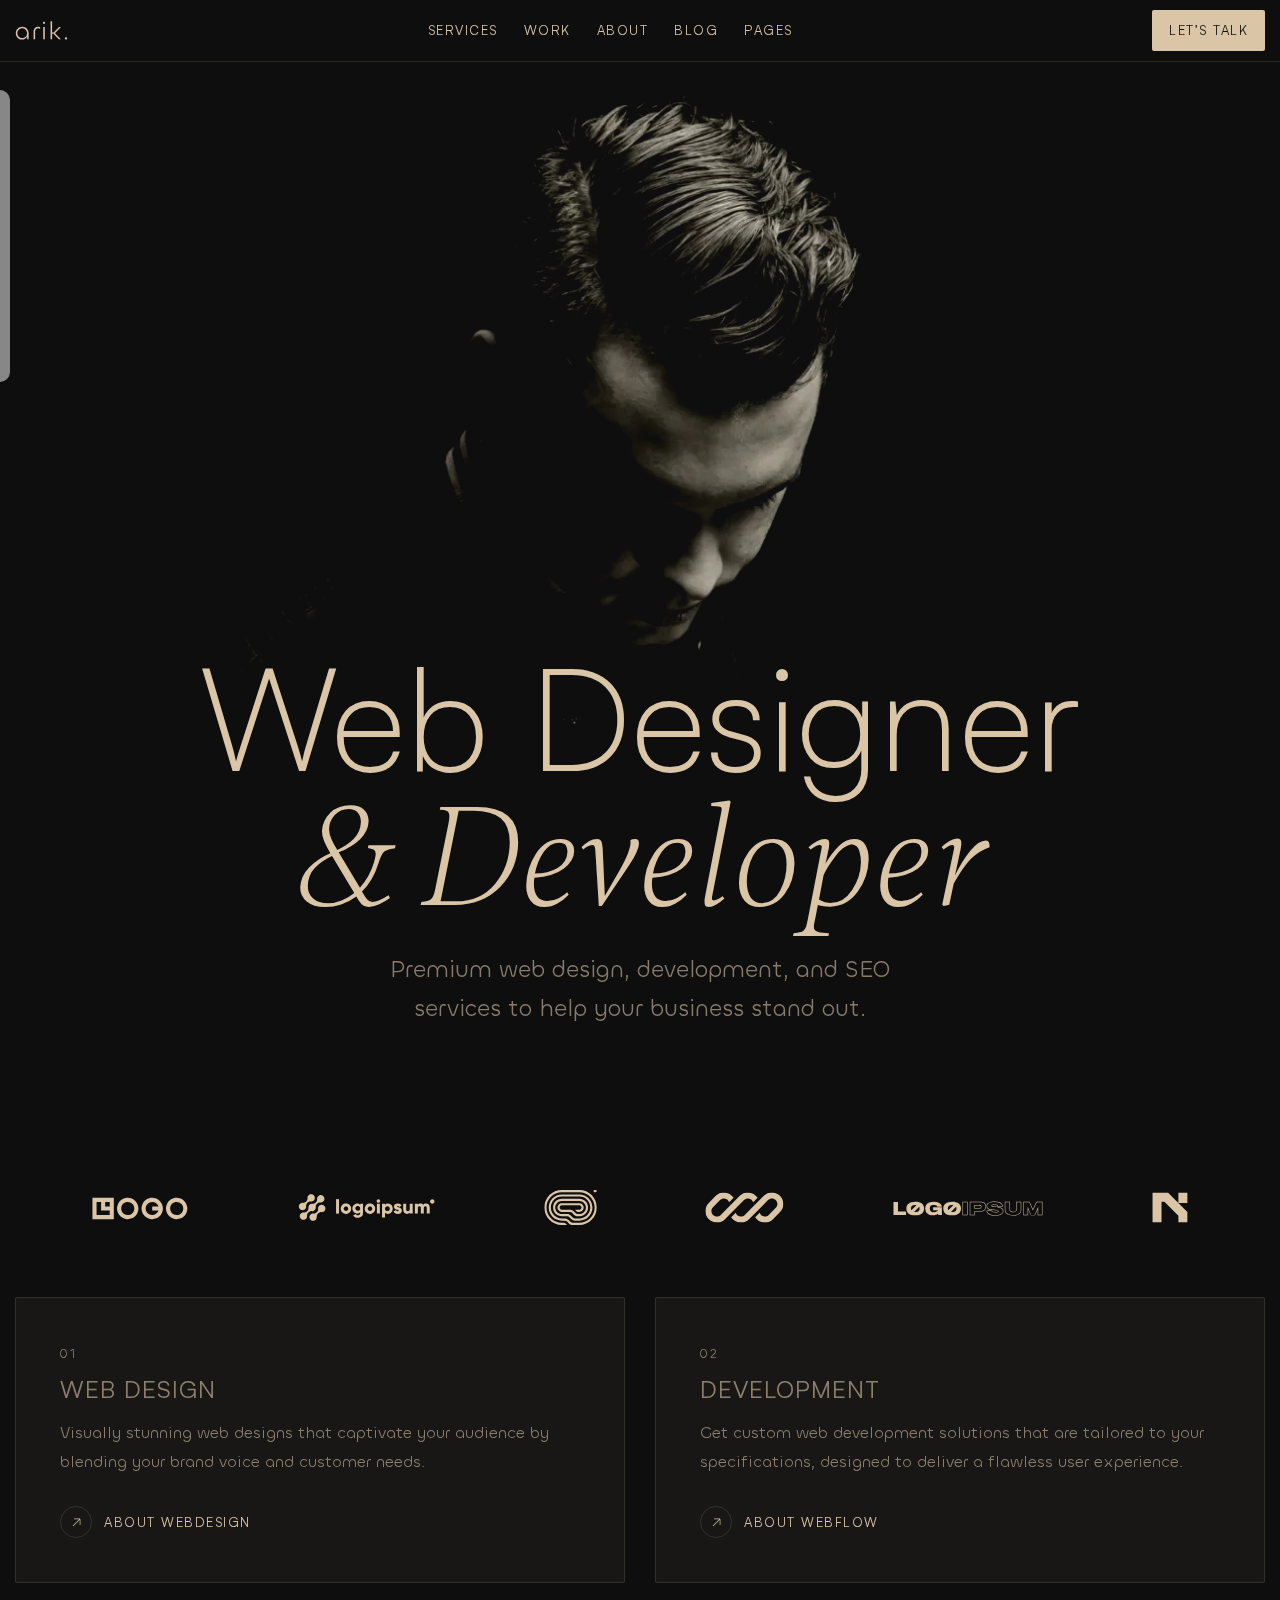
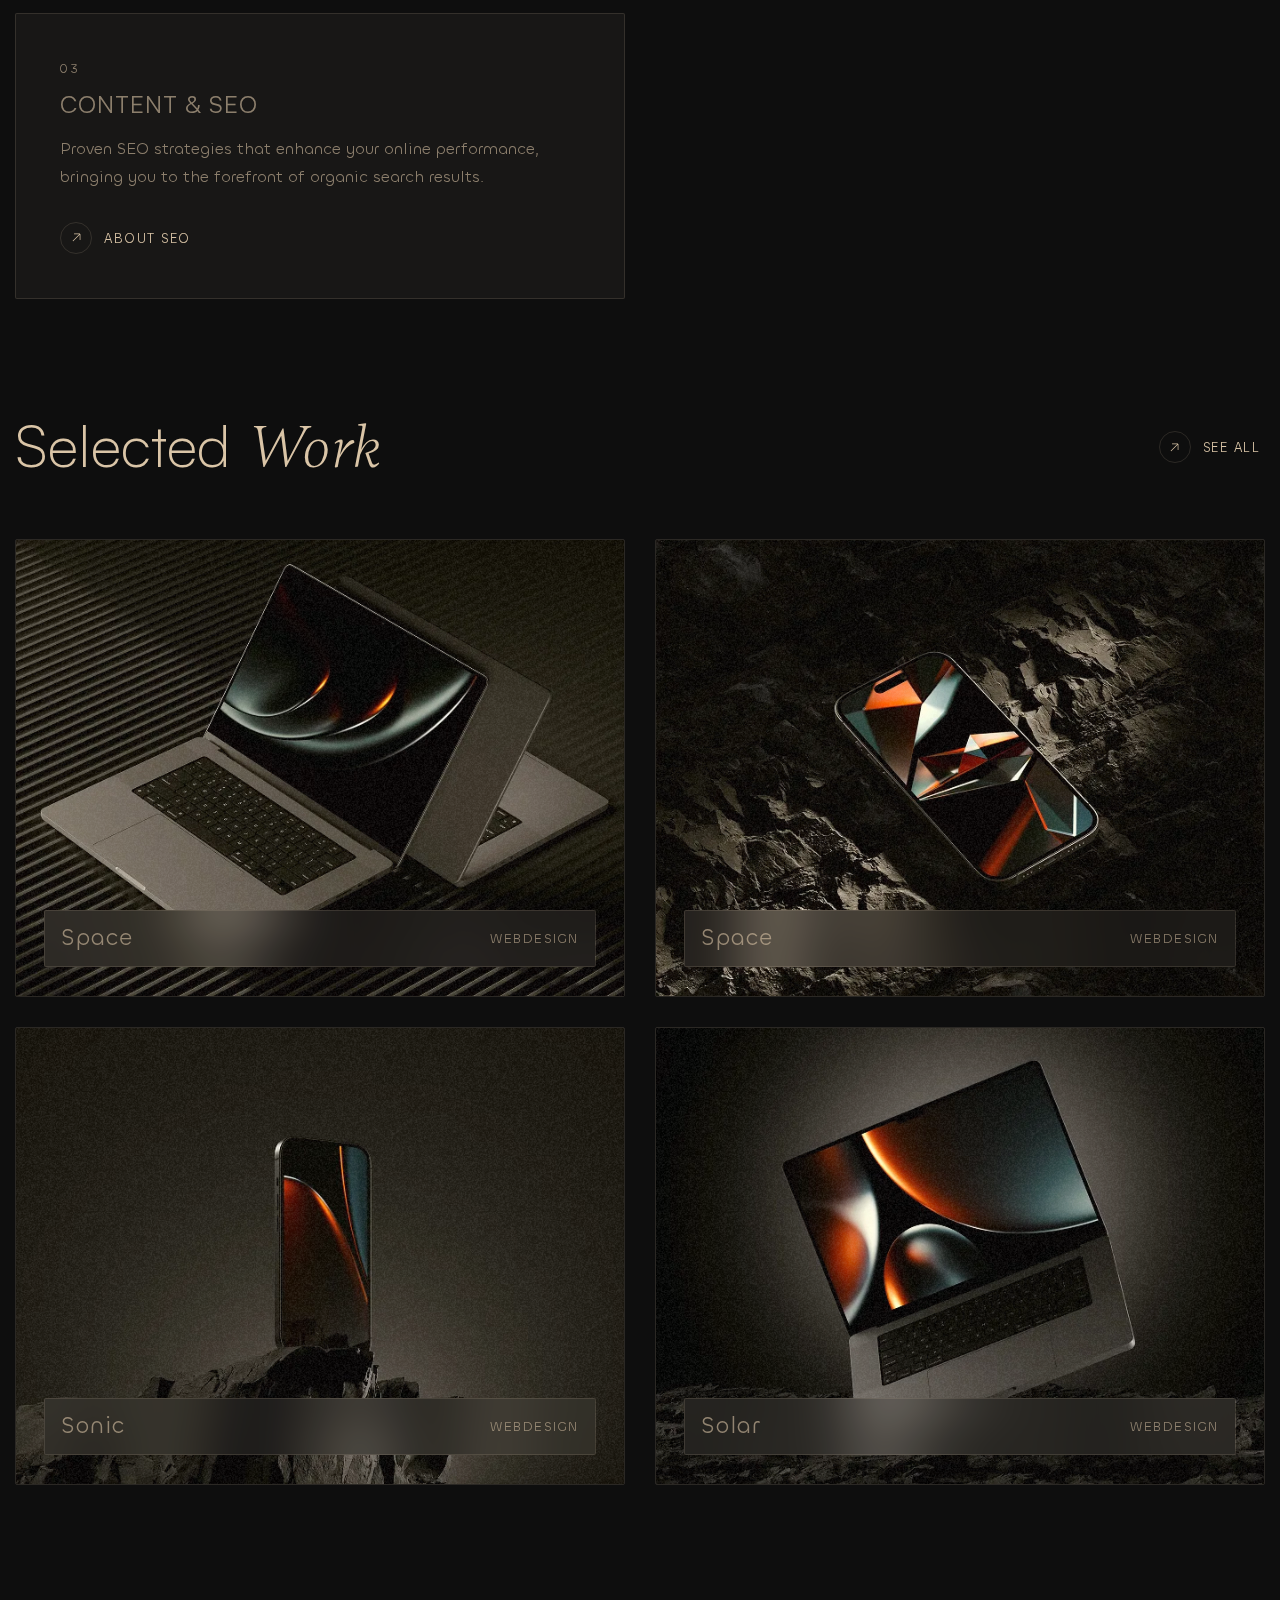
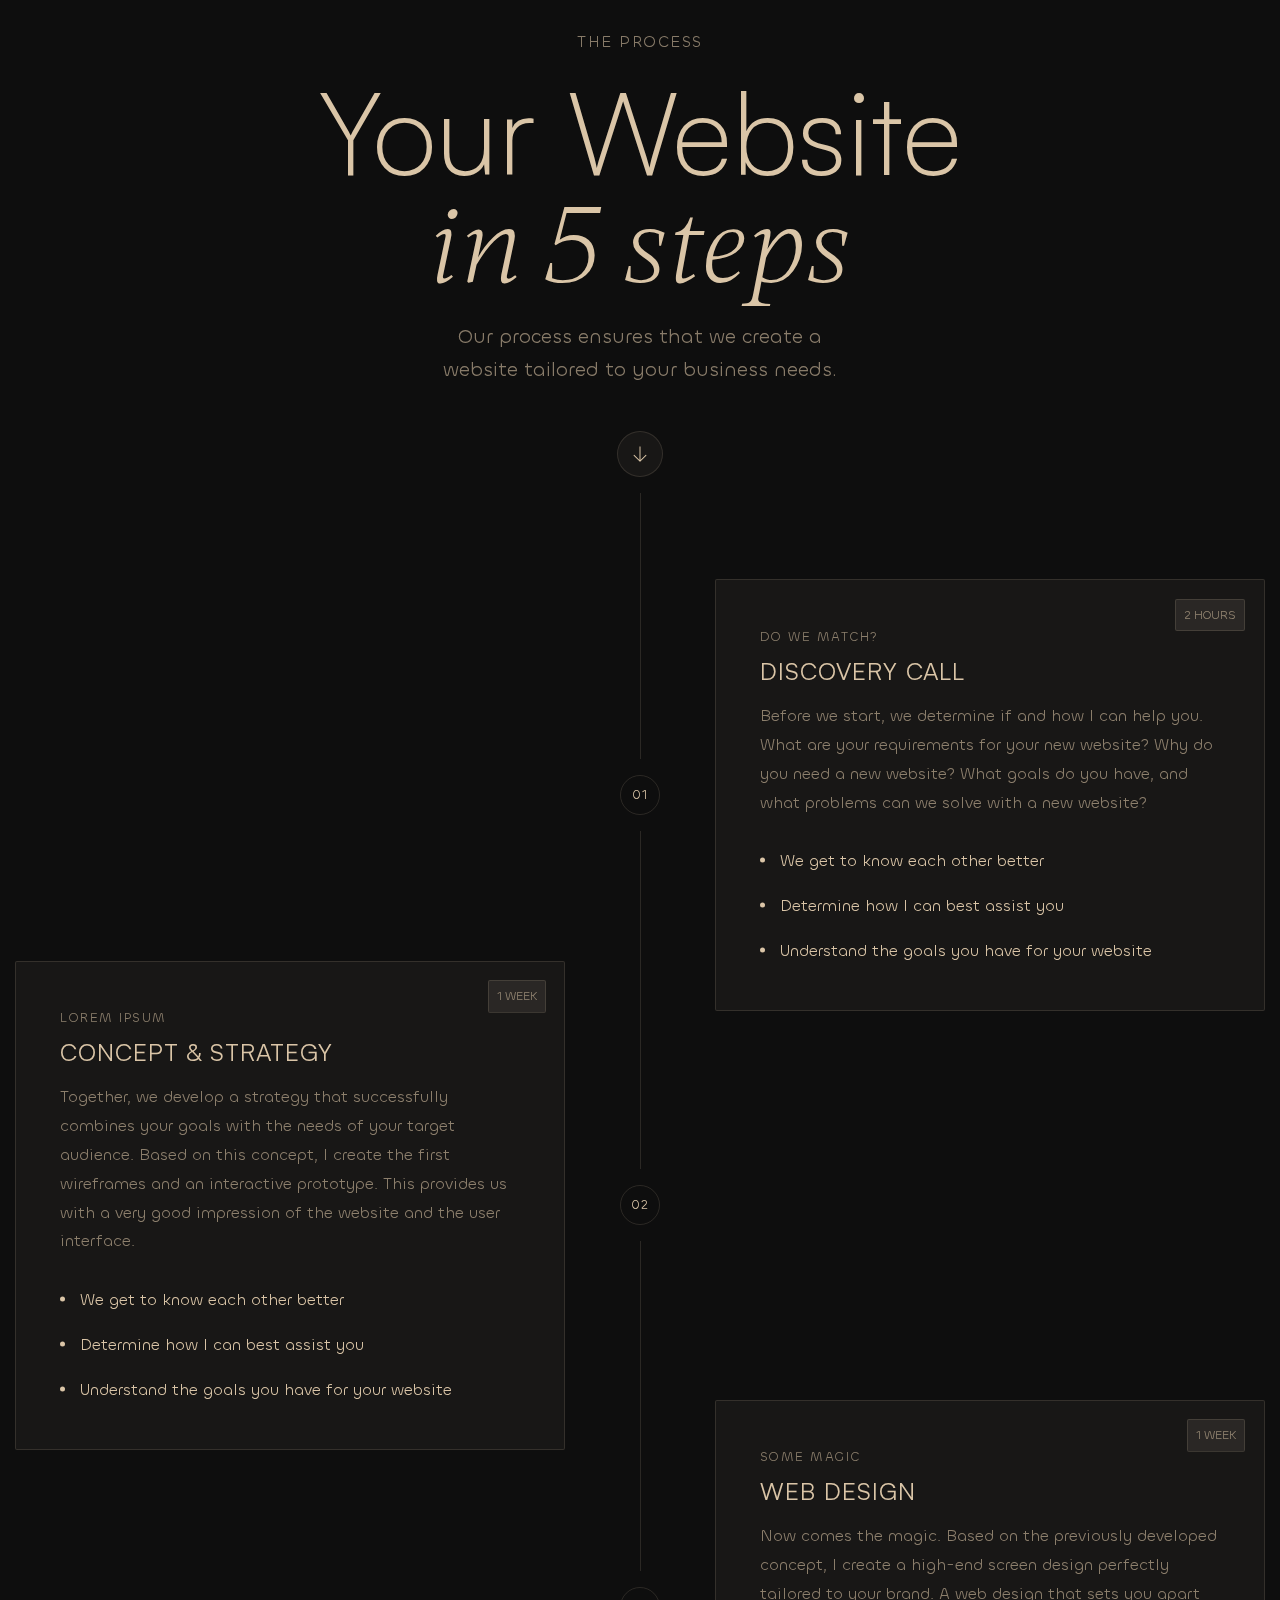
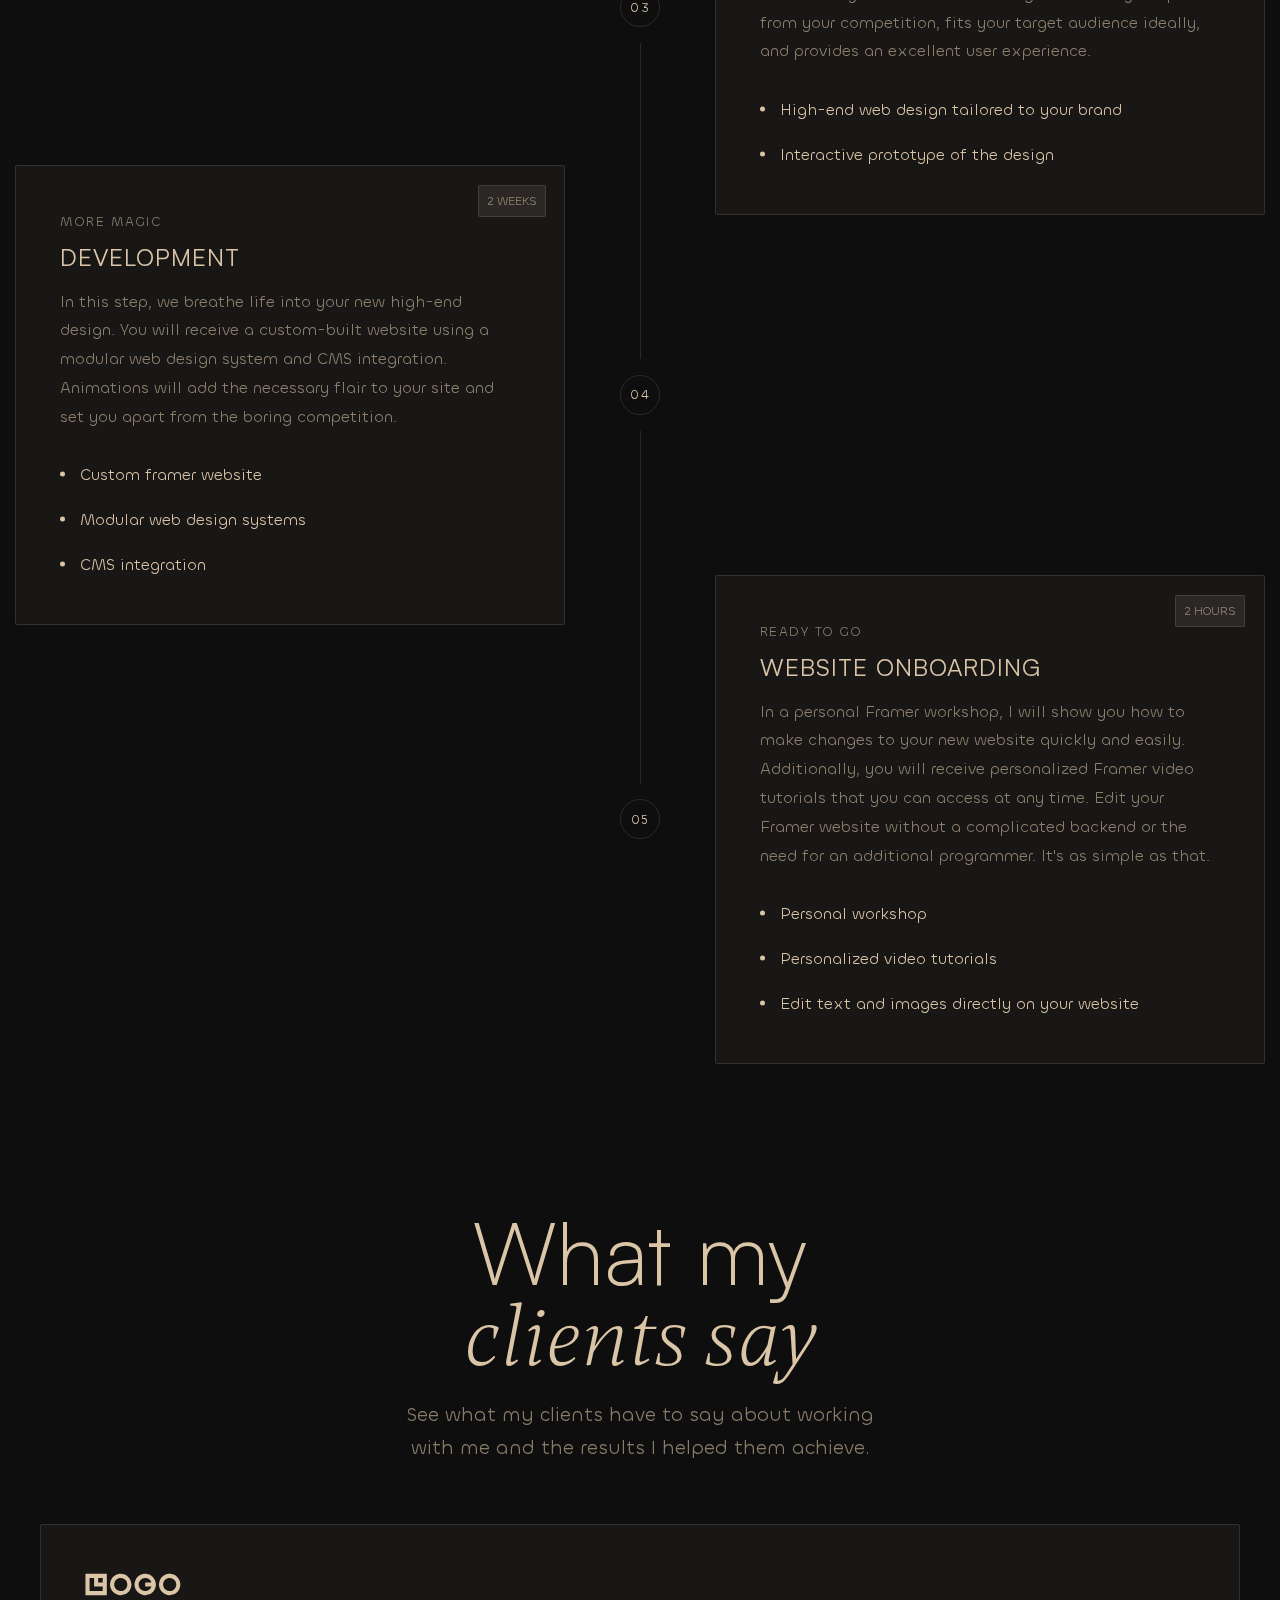
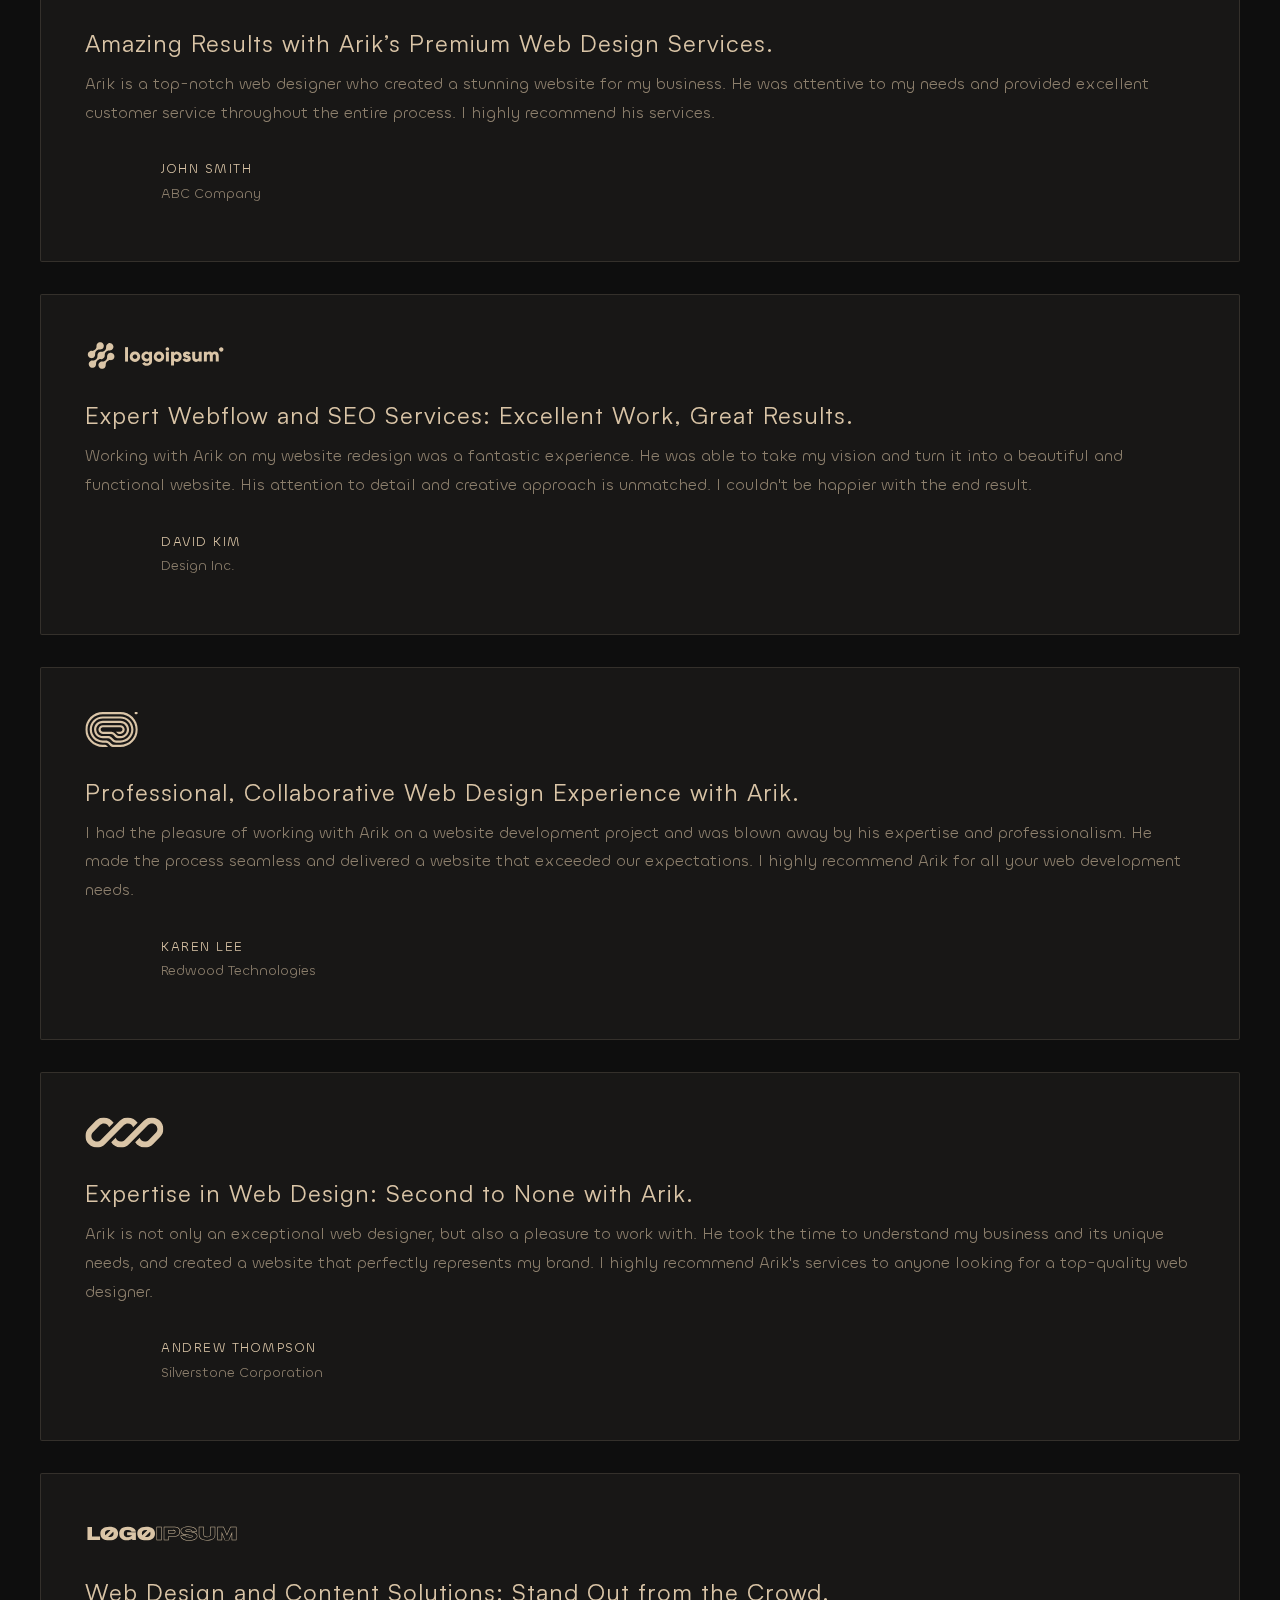
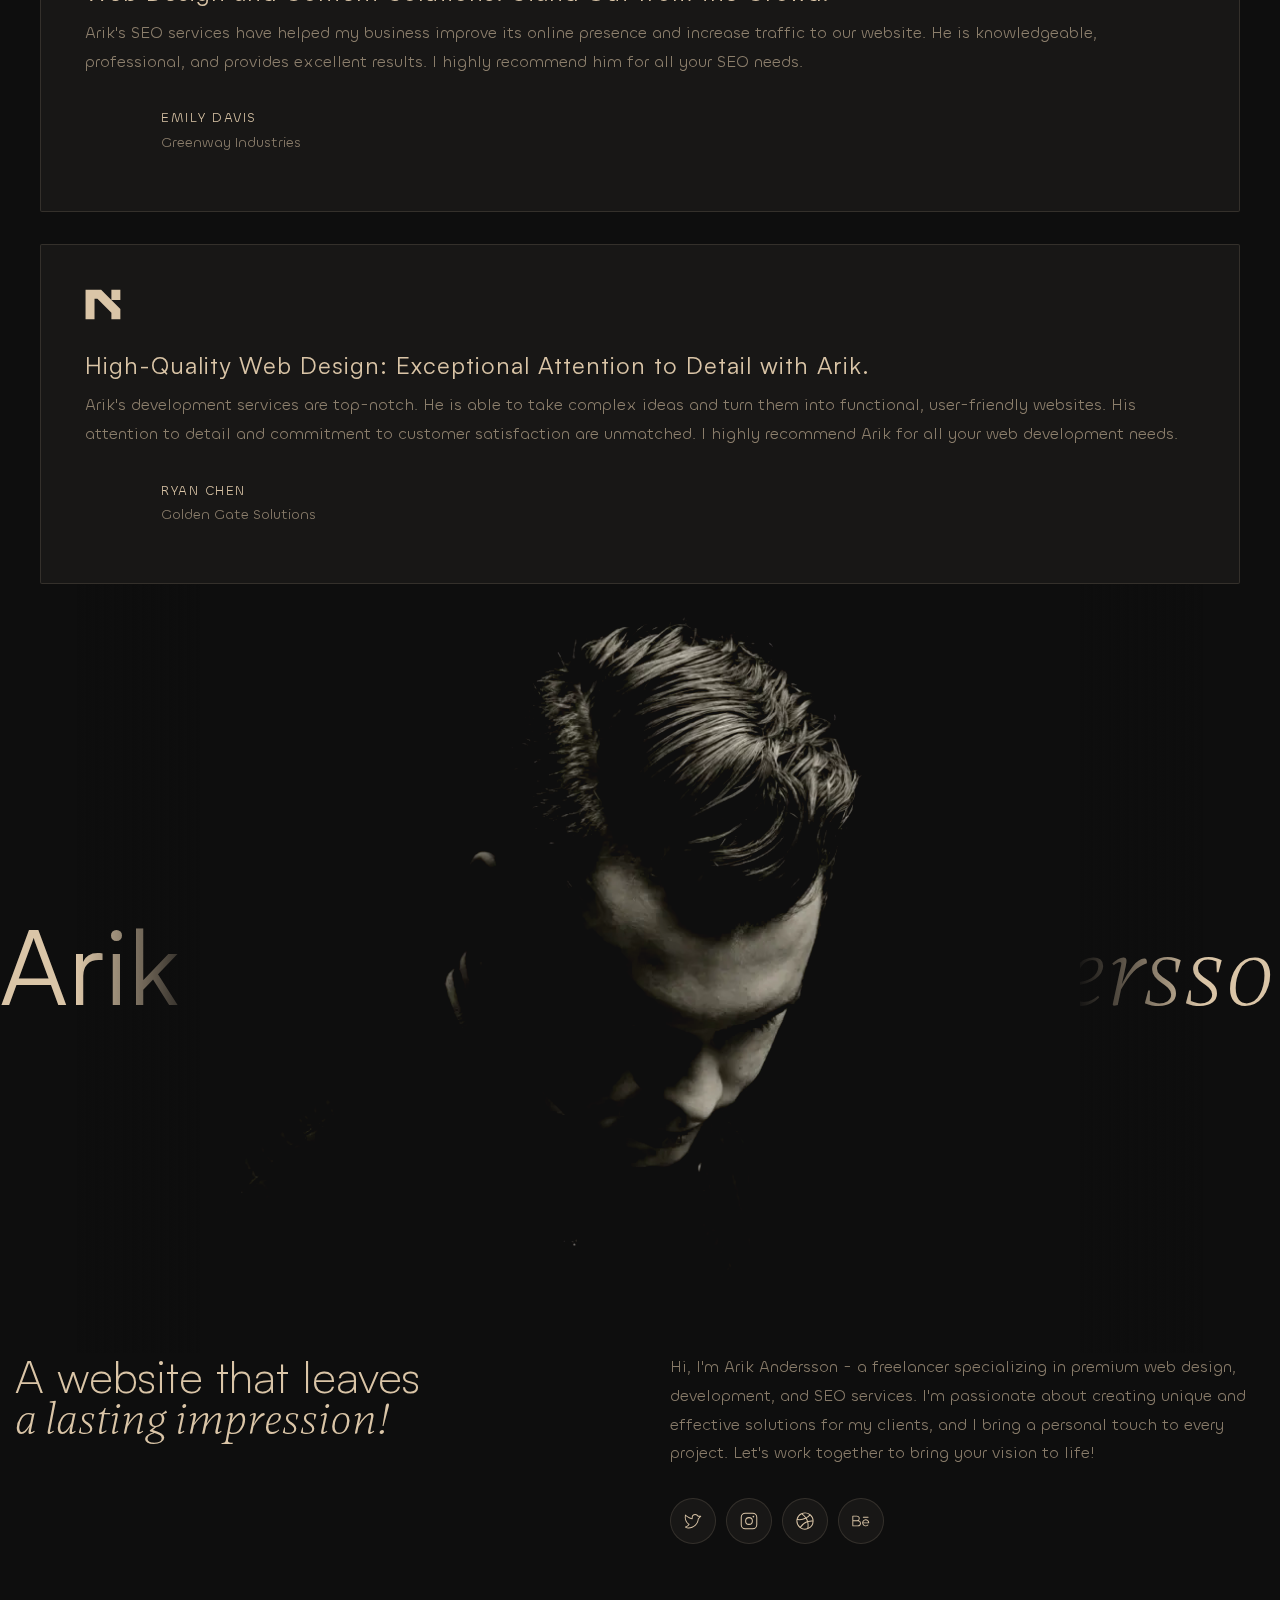
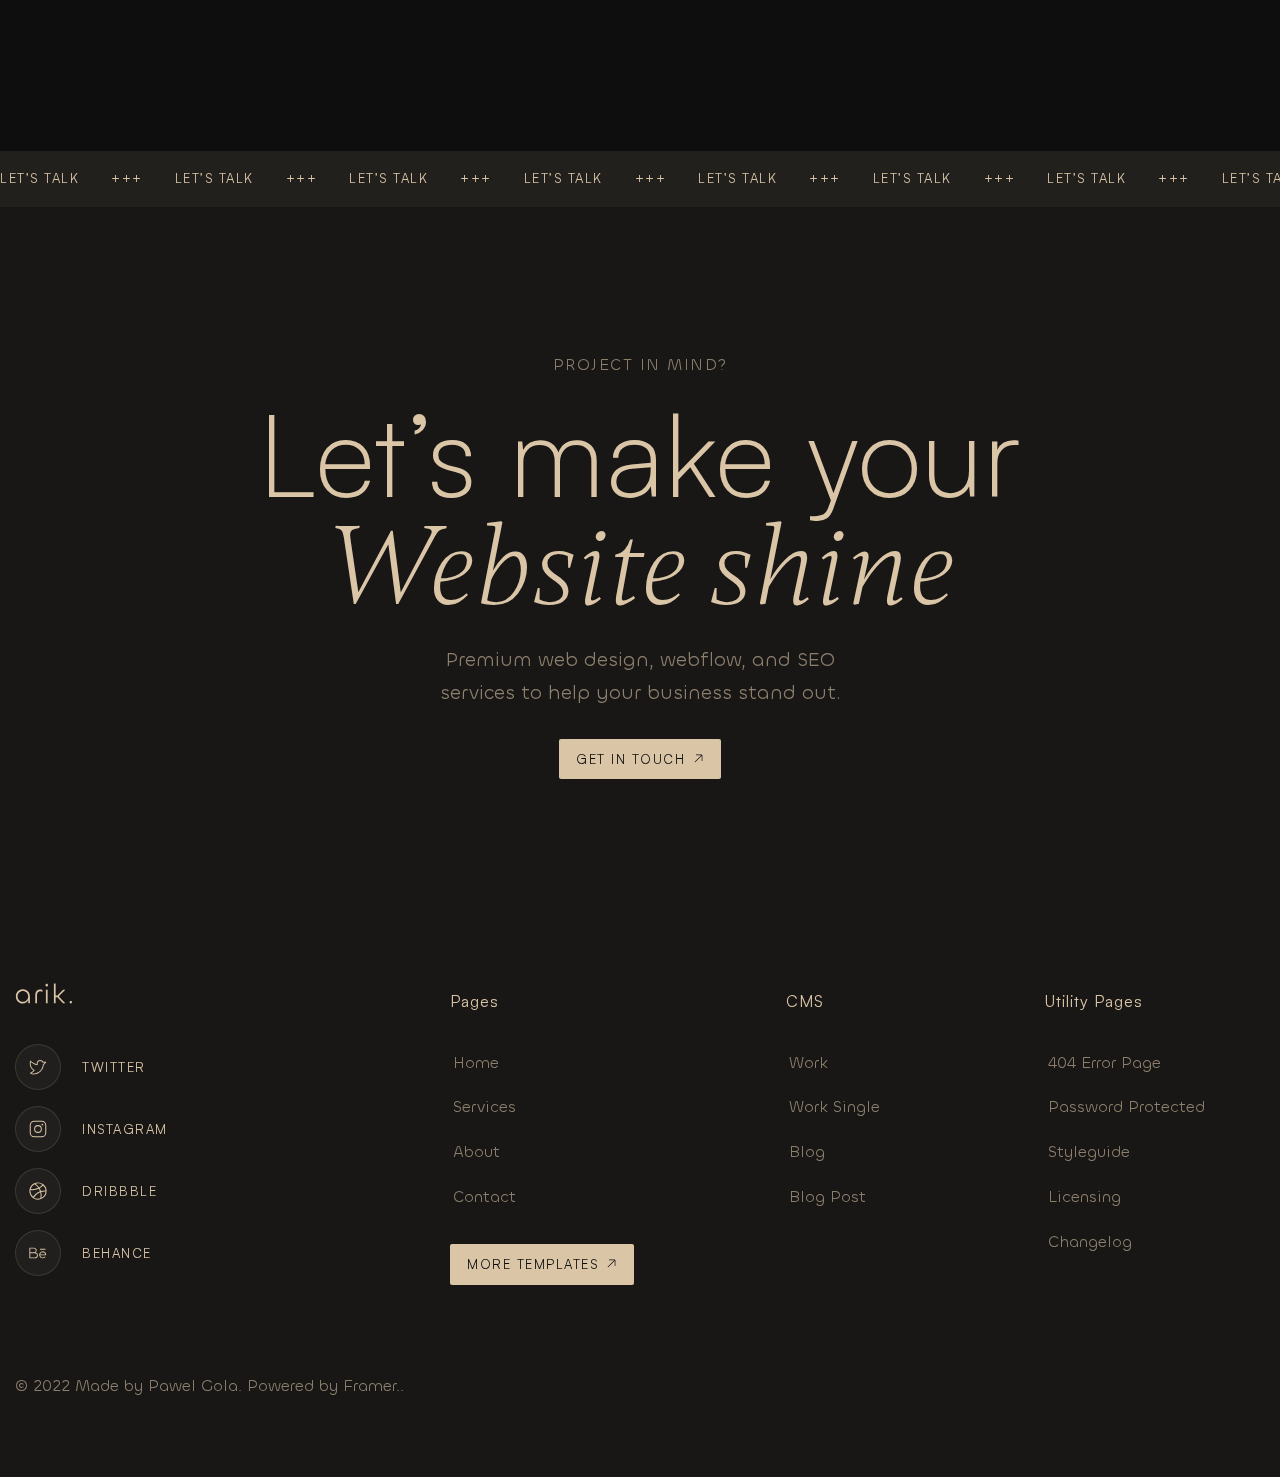
<file: index.html>
<!doctype html>
<html lang="en">
	<head>
		<noscript>
			<style data-preloader="false">
				body:not(.loaded) > *:not(.preloader) {
      opacity: 0;
      visibility: hidden;
    }

    .loaded body > *:not(.preloader) {
      transition: opacity 0.5s ease;
      opacity: 1;
      visibility: visible;
    }
			</style>
		</noscript>
		<meta charset="UTF-8">
		<meta name="viewport" content="width=device-width, initial-scale=1.0">
		<link rel="preload" href="./assets/fonts/Satoshi-Regular.woff2" as="font" type="font/woff2" crossorigin="anonymous">
		<link rel="preload" href="./assets/fonts/Satoshi-Light.woff2" as="font" type="font/woff2" crossorigin="anonymous">
		<link rel="preload" href="./assets/fonts/Gambetta-LightItalic.woff2" as="font" type="font/woff2" crossorigin="anonymous">
		<link rel="preload" href="./assets/fonts/Chillax-Regular.woff2" as="font" type="font/woff2" crossorigin="anonymous">
		<link rel="preload" href="./assets/fonts/Chillax-Light.woff2" as="font" type="font/woff2" crossorigin="anonymous">
		<link rel="icon" href="./assets/img/favicon.ico" type="image/x-icon">
		<title>Home Page</title>
		<script type="module" crossorigin="" src="./js/index.min.js?v=1762031268791"></script>
		<link rel="modulepreload" crossorigin="" href="./js/app.min.js">
		<link rel="modulepreload" crossorigin="" href="./js/letstalk.min.js">
		<link rel="stylesheet" crossorigin="" href="./css/style.min.css?v=1762031268791">
	</head>
	<body>
		<div class="wrapper">
			<header data-header="" data-header-scroll="" class="header">
				<div class="header__container">
					<img class="header__logo" src="./assets/img/logo.svg" alt="Logo">
					<div class="header__menu menu">
						<nav class="menu__body">
							<ul class="menu__list">
								<li class="menu__item">
									<a href="#" class="menu__link">Services</a>
								</li>
								<li class="menu__item">
									<a href="#" class="menu__link">Work</a>
								</li>
								<li class="menu__item">
									<a href="#" class="menu__link">About</a>
								</li>
								<li class="menu__item">
									<a href="#" class="menu__link">Blog</a>
								</li>
								<li class="menu__item">
									<a href="#" class="menu__link">Pages</a>
								</li>
							</ul>
						</nav>
					</div>
					<a data-button="" class="header__button button" href="#">Let’s talk</a>
					<button type="button" data-menu="" class="icon-menu">
						<span></span>
					</button>
				</div>
			</header>
			<main class="page page--home">
				<section class="page__hero hero" data-hero="">
					<div class="hero__container">
						<div class="hero__image">
							<img width="880" height="769" loading="lazy" alt="Arik" src="./assets/img/arik.webp">
						</div>
						<div data-blockheader="" class="hero__block-header block-header">
							<h2 class="block-header__title block-header__title--size-160">
								Web Designer
								<span>& Developer</span>
							</h2>
							<div class="block-header__text block-header__text--size-24">
								<p>
									Premium web design, development, and SEO services to help your business stand out.
								</p>
							</div>
						</div>
					</div>
				</section>
				<div class="page__clients clients">
					<div class="clients__container">
						<ul class="clients__list">
							<li class="clients__item">
								<div class="clients__image">
									<img src="./assets/img/partners/01.svg" loading="lazy" alt="Image">
								</div>
							</li>
							<li class="clients__item">
								<div class="clients__image">
									<img src="./assets/img/partners/02.svg" loading="lazy" alt="Image">
								</div>
							</li>
							<li class="clients__item">
								<div class="clients__image">
									<img src="./assets/img/partners/03.svg" loading="lazy" alt="Image">
								</div>
							</li>
							<li class="clients__item">
								<div class="clients__image">
									<img src="./assets/img/partners/04.svg" loading="lazy" alt="Image">
								</div>
							</li>
							<li class="clients__item">
								<div class="clients__image">
									<img src="./assets/img/partners/05.svg" loading="lazy" alt="Image">
								</div>
							</li>
							<li class="clients__item">
								<div class="clients__image">
									<img src="./assets/img/partners/06.svg" loading="lazy" alt="Image">
								</div>
							</li>
						</ul>
					</div>
				</div>
				<div class="page__skills skills">
					<div class="skills__container">
						<ul class="skills__list">
							<li class="skills__item">
								<article data-skill="" class="skill">
									<h3 class="skill__title">Web Design</h3>
									<div class="skill__text">
										<p class="skill__text">
											Visually stunning web designs that captivate your audience by blending your brand voice and customer needs.
										</p>
									</div>
									<a class="skill__link button button--icon button--text-icon" href="#">
										<span>About Webdesign</span>
										<div>
											<svg>
												<use xlink:href="./assets/img/spritemap.svg#sprite-arrow"></use>
											</svg>
										</div>
									</a>
								</article>
							</li>
							<li class="skills__item">
								<article data-skill="" class="skill">
									<h3 class="skill__title">Development</h3>
									<div class="skill__text">
										<p class="skill__text">
											Get custom web development solutions that are tailored to your specifications, designed to deliver a flawless user experience.
										</p>
									</div>
									<a class="skill__link button button--icon button--text-icon" href="#">
										<span>About Webflow</span>
										<div>
											<svg>
												<use xlink:href="./assets/img/spritemap.svg#sprite-arrow"></use>
											</svg>
										</div>
									</a>
								</article>
							</li>
							<li class="skills__item">
								<article data-skill="" class="skill">
									<h3 class="skill__title">Content &amp; Seo</h3>
									<div class="skill__text">
										<p class="skill__text">
											Proven SEO strategies that enhance your online performance, bringing you to the forefront of organic search results.
										</p>
									</div>
									<a class="skill__link button button--icon button--text-icon" href="#">
										<span>About SEO</span>
										<div>
											<svg>
												<use xlink:href="./assets/img/spritemap.svg#sprite-arrow"></use>
											</svg>
										</div>
									</a>
								</article>
							</li>
						</ul>
					</div>
				</div>
				<section class="page__selected-work selected-work">
					<div class="selected-work__container">
						<div class="selected-work__header">
							<div data-blockheader="" class="block-header">
								<h2 class="block-header__title">
									Selected
									<span>Work</span>
								</h2>
							</div>
							<a class="selected-work__link button button--icon button--text-icon" href="#">
								<span>See all</span>
								<div>
									<svg>
										<use xlink:href="./assets/img/spritemap.svg#sprite-arrow"></use>
									</svg>
								</div>
							</a>
						</div>
						<div class="selected-work__items">
							<article data-work="" class="item-work">
								<div class="item-work__image">
									<img loading="lazy" alt="Space" src="./assets/img/works/01.webp">
								</div>
								<div class="item-work__info">
									<h3 class="item-work__title">Space</h3>
									<div class="item-work__type">Webdesign</div>
								</div>
								<a class="item-work__link button button--icon button--text-icon" href="#">
									<div>
										<svg>
											<use xlink:href="./assets/img/spritemap.svg#sprite-arrow"></use>
										</svg>
									</div>
								</a>
							</article>
							<article data-work="" class="item-work">
								<div class="item-work__image">
									<img loading="lazy" alt="Space" src="./assets/img/works/02.webp">
								</div>
								<div class="item-work__info">
									<h3 class="item-work__title">Space</h3>
									<div class="item-work__type">Webdesign</div>
								</div>
								<a class="item-work__link button button--icon button--text-icon" href="#">
									<div>
										<svg>
											<use xlink:href="./assets/img/spritemap.svg#sprite-arrow"></use>
										</svg>
									</div>
								</a>
							</article>
							<article data-work="" class="item-work">
								<div class="item-work__image">
									<img loading="lazy" alt="Sonic" src="./assets/img/works/03.webp">
								</div>
								<div class="item-work__info">
									<h3 class="item-work__title">Sonic</h3>
									<div class="item-work__type">Webdesign</div>
								</div>
								<a class="item-work__link button button--icon button--text-icon" href="#">
									<div>
										<svg>
											<use xlink:href="./assets/img/spritemap.svg#sprite-arrow"></use>
										</svg>
									</div>
								</a>
							</article>
							<article data-work="" class="item-work">
								<div class="item-work__image">
									<img loading="lazy" alt="Solar" src="./assets/img/works/04.webp">
								</div>
								<div class="item-work__info">
									<h3 class="item-work__title">Solar</h3>
									<div class="item-work__type">Webdesign</div>
								</div>
								<a class="item-work__link button button--icon button--text-icon" href="#">
									<div>
										<svg>
											<use xlink:href="./assets/img/spritemap.svg#sprite-arrow"></use>
										</svg>
									</div>
								</a>
							</article>
						</div>
					</div>
				</section>
				<section class="page__process process">
					<div class="process__container">
						<div data-blockheader="" class="process__block-header block-header">
							<span class="block-header__label">THe Process</span>
							<h2 class="block-header__title">
								Your Website
								<span>in 5 steps</span>
							</h2>
							<div class="block-header__text">
								<p>Our process ensures that we create a website tailored to your business needs.</p>
							</div>
						</div>
						<div class="process__body">
							<div data-arrow-down="" class="process__arrow-down arrow-down" aria-hidden="true">
								<div class="arrow-down__icon">
									<svg>
										<use xlink:href="./assets/img/spritemap.svg#sprite-arrow"></use>
									</svg>
								</div>
							</div>
							<ul class="process__list list-process">
								<li class="list-process__item">
									<article class="item-process">
										<span class="item-process__time">2 Hours</span>
										<div class="item-process__label">Do we Match?</div>
										<h3 class="item-process__title">Discovery Call</h3>
										<div class="item-process__text">
											<p>
												Before we start, we determine if and how I can help you. What are your requirements for your new
                  website? Why do you need a new website? What goals do you have, and what problems can we solve with a
                  new website?
											</p>
										</div>
										<ul class="item-process__list">
											<li class="item-process__item">We get to know each other better</li>
											<li class="item-process__item">Determine how I can best assist you</li>
											<li class="item-process__item">Understand the goals you have for your website</li>
										</ul>
									</article>
								</li>
								<li class="list-process__item">
									<article class="item-process">
										<span class="item-process__time">1 Week</span>
										<div class="item-process__label">lorem ipsum</div>
										<h3 class="item-process__title">Concept & STrategy</h3>
										<div class="item-process__text">
											<p>
												Together, we develop a strategy that successfully combines your goals with the needs of your target
                  audience. Based on this concept, I create the first wireframes and an interactive prototype. This
                  provides us with a very good impression of the website and the user interface.
											</p>
										</div>
										<ul class="item-process__list">
											<li class="item-process__item">We get to know each other better</li>
											<li class="item-process__item">Determine how I can best assist you</li>
											<li class="item-process__item">Understand the goals you have for your website</li>
										</ul>
									</article>
								</li>
								<li class="list-process__item">
									<article class="item-process">
										<span class="item-process__time">1 Week</span>
										<div class="item-process__label">Some MAgic</div>
										<h3 class="item-process__title">Web Design</h3>
										<div class="item-process__text">
											<p>
												Now comes the magic. Based on the previously developed concept, I create a high-end screen design
                  perfectly tailored to your brand. A web design that sets you apart from your competition, fits your
                  target audience ideally, and provides an excellent user experience.
											</p>
										</div>
										<ul class="item-process__list">
											<li class="item-process__item">High-end web design tailored to your brand</li>
											<li class="item-process__item">Interactive prototype of the design</li>
										</ul>
									</article>
								</li>
								<li class="list-process__item">
									<article class="item-process">
										<span class="item-process__time">2 Weeks</span>
										<div class="item-process__label">More Magic</div>
										<h3 class="item-process__title">Development</h3>
										<div class="item-process__text">
											<p>
												In this step, we breathe life into your new high-end design. You will receive a custom-built website
                  using a modular web design system and CMS integration. Animations will add the necessary flair to your
                  site and set you apart from the boring competition.
											</p>
										</div>
										<ul class="item-process__list">
											<li class="item-process__item">Custom framer website</li>
											<li class="item-process__item">Modular web design systems</li>
											<li class="item-process__item">CMS integration</li>
										</ul>
									</article>
								</li>
								<li class="list-process__item">
									<article class="item-process">
										<span class="item-process__time">2 hours</span>
										<div class="item-process__label">ready to go</div>
										<h3 class="item-process__title">WEbsite onboarding</h3>
										<div class="item-process__text">
											<p>
												In a personal Framer workshop, I will show you how to make changes to your new website quickly and
                  easily. Additionally, you will receive personalized Framer video tutorials that you can access at any
                  time. Edit your Framer website without a complicated backend or the need for an additional programmer.
                  It's as simple as that.
											</p>
										</div>
										<ul class="item-process__list">
											<li class="item-process__item">Personal workshop</li>
											<li class="item-process__item">Personalized video tutorials</li>
											<li class="item-process__item">Edit text and images directly on your website</li>
										</ul>
									</article>
								</li>
							</ul>
						</div>
					</div>
				</section>
				<section class="page__reviews reviews">
					<div class="reviews__container">
						<div data-blockheader="" class="reviews__block-header block-header">
							<h2 class="block-header__title block-header__title--size-96">
								What my
								<span>clients say</span>
							</h2>
							<div class="block-header__text">
								<p>
									See what my clients have to say about working with me and the results I helped them achieve.
								</p>
							</div>
						</div>
						<div data-masonry="" class="reviews__items">
							<article class="reviews__item item-review">
								<div class="item-review__logo">
									<img src="./assets/img/partners/01.svg" loading="lazy" alt="Client logo">
								</div>
								<div class="item-review__body">
									<h3 class="item-review__title">
										<a class="item-review__link-title" href="#">Amazing Results with Arik’s Premium Web Design Services.</a>
									</h3>
									<div class="item-review__text">
										<p>
											Arik is a top-notch web designer who created a stunning website for my business. He was attentive to my
                needs and provided excellent customer service throughout the entire process. I highly recommend his
                services.
										</p>
									</div>
								</div>
								<div class="item-review__author author-review">
									<div class="author-review__image">
										<img loading="lazy" alt="Client image" src="./assets/img/reviews/01.webp">
									</div>
									<div class="author-review__body">
										<div class="author-review__name">John Smith</div>
										<div class="author-review__position">ABC Company</div>
									</div>
								</div>
							</article>
							<article class="reviews__item item-review">
								<div class="item-review__logo">
									<img src="./assets/img/partners/02.svg" loading="lazy" alt="Client logo">
								</div>
								<div class="item-review__body">
									<h3 class="item-review__title">
										<a class="item-review__link-title" href="#">Expert Webflow and SEO Services: Excellent Work, Great Results.</a>
									</h3>
									<div class="item-review__text">
										<p>
											Working with Arik on my website redesign was a fantastic experience. He was able to take my vision and
                turn it into a beautiful and functional website. His attention to detail and creative approach is
                unmatched. I couldn't be happier with the end result.
										</p>
									</div>
								</div>
								<div class="item-review__author author-review">
									<div class="author-review__image">
										<img loading="lazy" alt="Client image" src="./assets/img/reviews/02.webp">
									</div>
									<div class="author-review__body">
										<div class="author-review__name">David Kim</div>
										<div class="author-review__position">Design Inc.</div>
									</div>
								</div>
							</article>
							<article class="reviews__item item-review">
								<div class="item-review__logo">
									<img src="./assets/img/partners/03.svg" loading="lazy" alt="Client logo">
								</div>
								<div class="item-review__body">
									<h3 class="item-review__title">
										<a class="item-review__link-title" href="#">Professional, Collaborative Web Design Experience with Arik.</a>
									</h3>
									<div class="item-review__text">
										<p>
											I had the pleasure of working with Arik on a website development project and was blown away by his
                expertise and professionalism. He made the process seamless and delivered a website that exceeded our
                expectations. I highly recommend Arik for all your web development needs.
										</p>
									</div>
								</div>
								<div class="item-review__author author-review">
									<div class="author-review__image">
										<img loading="lazy" alt="Client image" src="./assets/img/reviews/03.webp">
									</div>
									<div class="author-review__body">
										<div class="author-review__name">Karen Lee</div>
										<div class="author-review__position">Redwood Technologies</div>
									</div>
								</div>
							</article>
							<article class="reviews__item item-review">
								<div class="item-review__logo">
									<img src="./assets/img/partners/04.svg" loading="lazy" alt="Client logo">
								</div>
								<div class="item-review__body">
									<h3 class="item-review__title">
										<a class="item-review__link-title" href="#">Expertise in Web Design: Second to None with Arik.</a>
									</h3>
									<div class="item-review__text">
										<p>
											Arik is not only an exceptional web designer, but also a pleasure to work with. He took the time to
                understand my business and its unique needs, and created a website that perfectly represents my brand. I
                highly recommend Arik's services to anyone looking for a top-quality web designer.
										</p>
									</div>
								</div>
								<div class="item-review__author author-review">
									<div class="author-review__image">
										<img loading="lazy" alt="Client image" src="./assets/img/reviews/04.webp">
									</div>
									<div class="author-review__body">
										<div class="author-review__name">Andrew Thompson</div>
										<div class="author-review__position">Silverstone Corporation</div>
									</div>
								</div>
							</article>
							<article class="reviews__item item-review">
								<div class="item-review__logo">
									<img src="./assets/img/partners/05.svg" loading="lazy" alt="Client logo">
								</div>
								<div class="item-review__body">
									<h3 class="item-review__title">
										<a class="item-review__link-title" href="#">Web Design and Content Solutions: Stand Out from the Crowd.</a>
									</h3>
									<div class="item-review__text">
										<p>
											Arik's SEO services have helped my business improve its online presence and increase traffic to our
                website. He is knowledgeable, professional, and provides excellent results. I highly recommend him for
                all your SEO needs.
										</p>
									</div>
								</div>
								<div class="item-review__author author-review">
									<div class="author-review__image">
										<img loading="lazy" alt="Client image" src="./assets/img/reviews/05.webp">
									</div>
									<div class="author-review__body">
										<div class="author-review__name">Emily Davis</div>
										<div class="author-review__position">Greenway Industries</div>
									</div>
								</div>
							</article>
							<article class="reviews__item item-review">
								<div class="item-review__logo">
									<img src="./assets/img/partners/06.svg" loading="lazy" alt="Client logo">
								</div>
								<div class="item-review__body">
									<h3 class="item-review__title">
										<a class="item-review__link-title" href="#">High-Quality Web Design: Exceptional Attention to Detail with Arik.</a>
									</h3>
									<div class="item-review__text">
										<p>
											Arik's development services are top-notch. He is able to take complex ideas and turn them into
                functional, user-friendly websites. His attention to detail and commitment to customer satisfaction are
                unmatched. I highly recommend Arik for all your web development needs.
										</p>
									</div>
								</div>
								<div class="item-review__author author-review">
									<div class="author-review__image">
										<img loading="lazy" alt="Client image" src="./assets/img/reviews/06.webp">
									</div>
									<div class="author-review__body">
										<div class="author-review__name">Ryan Chen</div>
										<div class="author-review__position">Golden Gate Solutions</div>
									</div>
								</div>
							</article>
						</div>
					</div>
				</section>
				<section class="page__about-home home-about">
					<div class="home-about__header">
						<div class="home-about__image">
							<img loading="lazy" alt="Arik" src="./assets/img/arik.webp">
						</div>
						<div data-marquee="" data-marquee-speed="300" class="home-about__name name-about">
							<div class="name-about__item">
								Arik
								<span>Andersson</span>
							</div>
							<div class="name-about__item">
								Arik
								<span>Andersson</span>
							</div>
						</div>
					</div>
					<div class="home-about__container">
						<div class="home-about__body">
							<div data-blockheader="" class="home-about__block-header block-header">
								<h2 class="block-header__title block-header__title--size-48">
									A website that leaves
									<span>a lasting impression!</span>
								</h2>
							</div>
							<div class="home-about__content">
								<div class="home-about__text">
									<p>
										Hi, I'm Arik Andersson - a freelancer specializing in premium web design, development, and SEO services.
              I'm passionate about creating unique and effective solutions for my clients, and I bring a personal touch
              to every project. Let's work together to bring your vision to life!
									</p>
								</div>
								<div data-socials="" class="home-about__socials socials">
									<ul class="socials__list">
										<li class="socials__item">
											<a data-button="" class="socials__link button button--social-icon" href="#" target="_blank" aria-label="Twitter">
												<div>
													<svg>
														<use xlink:href="./assets/img/spritemap.svg#sprite-s-twitter"></use>
													</svg>
												</div>
											</a>
										</li>
										<li class="socials__item">
											<a data-button="" class="socials__link button button--social-icon" href="#" target="_blank" aria-label="Instagram">
												<div>
													<svg>
														<use xlink:href="./assets/img/spritemap.svg#sprite-s-instagram"></use>
													</svg>
												</div>
											</a>
										</li>
										<li class="socials__item">
											<a data-button="" class="socials__link button button--social-icon" href="#" target="_blank" aria-label="Dribble">
												<div>
													<svg>
														<use xlink:href="./assets/img/spritemap.svg#sprite-s-dribble"></use>
													</svg>
												</div>
											</a>
										</li>
										<li class="socials__item">
											<a data-button="" class="socials__link button button--social-icon" href="#" target="_blank" aria-label="Behance">
												<div>
													<svg>
														<use xlink:href="./assets/img/spritemap.svg#sprite-s-behance"></use>
													</svg>
												</div>
											</a>
										</li>
									</ul>
								</div>
							</div>
						</div>
					</div>
				</section>
			</main>
			<aside data-letstalk="" class="lets-talk">
				<div data-marquee="" data-marquee-speed="300" data-marquee-space="32" class="lets-talk__line line-talk">
					<div class="line-talk__item">Let’s talk</div>
					<div class="line-talk__item">+++</div>
				</div>
				<section class="lets-talk__content">
					<div class="lets-talk__container">
						<div data-blockheader="" class="lets-talk__block-header block-header">
							<span class="block-header__label">Project in mind?</span>
							<h2 class="block-header__title">
								Let’s make your
								<span>Website shine</span>
							</h2>
							<div class="block-header__text">
								<p>Premium web design, webflow, and SEO services to help your business stand out.</p>
							</div>
						</div>
						<a data-button="" class="lets-talk__link button button--icon" href="#">
							<span>Get in touch</span>
							<div>
								<svg>
									<use xlink:href="./assets/img/spritemap.svg#sprite-arrow"></use>
								</svg>
							</div>
						</a>
					</div>
				</section>
			</aside>
			<footer data-footer="" data-watcher="" class="footer">
				<div class="footer__container">
					<div class="footer__content content-footer">
						<div class="content-footer__columns">
							<div class="content-footer__column">
								<img class="content-footer__logo" src="./assets/img/logo.svg" alt="Logo">
								<div data-socials="" class="content-footer__socials socials socials--vertical">
									<ul class="socials__list">
										<li class="socials__item">
											<a data-button="" class="socials__link button button--social-icon" href="#" target="_blank">
												<span>Twitter</span>
												<div>
													<svg>
														<use xlink:href="./assets/img/spritemap.svg#sprite-s-twitter"></use>
													</svg>
												</div>
											</a>
										</li>
										<li class="socials__item">
											<a data-button="" class="socials__link button button--social-icon" href="#" target="_blank">
												<span>Instagram</span>
												<div>
													<svg>
														<use xlink:href="./assets/img/spritemap.svg#sprite-s-instagram"></use>
													</svg>
												</div>
											</a>
										</li>
										<li class="socials__item">
											<a data-button="" class="socials__link button button--social-icon" href="#" target="_blank">
												<span>Dribbble</span>
												<div>
													<svg>
														<use xlink:href="./assets/img/spritemap.svg#sprite-s-dribble"></use>
													</svg>
												</div>
											</a>
										</li>
										<li class="socials__item">
											<a data-button="" class="socials__link button button--social-icon" href="#" target="_blank">
												<span>Behance</span>
												<div>
													<svg>
														<use xlink:href="./assets/img/spritemap.svg#sprite-s-behance"></use>
													</svg>
												</div>
											</a>
										</li>
									</ul>
								</div>
							</div>
							<div data-accordions="767.98" class="content-footer__column accordions">
								<details class="content-footer__menu">
									<summary>
										<h3 class="content-footer__title">Pages</h3>
									</summary>
									<nav class="content-footer__body">
										<ul class="content-footer__list">
											<li class="content-footer__item">
												<a href="#" class="content-footer__link">Home</a>
											</li>
											<li class="content-footer__item">
												<a href="#" class="content-footer__link">Services</a>
											</li>
											<li class="content-footer__item">
												<a href="#" class="content-footer__link">About</a>
											</li>
											<li class="content-footer__item">
												<a href="#" class="content-footer__link">Contact</a>
											</li>
											<li class="content-footer__item">
												<a class="content-footer__link button button--icon" href="#">
													<span>More Templates</span>
													<div>
														<svg>
															<use xlink:href="./assets/img/spritemap.svg#sprite-arrow"></use>
														</svg>
													</div>
												</a>
											</li>
										</ul>
									</nav>
								</details>
								<details class="content-footer__menu">
									<summary>
										<h3 class="content-footer__title">CMS</h3>
									</summary>
									<nav class="content-footer__body">
										<ul class="content-footer__list">
											<li class="content-footer__item">
												<a href="#" class="content-footer__link">Work</a>
											</li>
											<li class="content-footer__item">
												<a href="#" class="content-footer__link">Work Single</a>
											</li>
											<li class="content-footer__item">
												<a href="#" class="content-footer__link">Blog</a>
											</li>
											<li class="content-footer__item">
												<a href="#" class="content-footer__link">Blog Post</a>
											</li>
										</ul>
									</nav>
								</details>
								<details class="content-footer__menu">
									<summary>
										<h3 class="content-footer__title">Utility Pages</h3>
									</summary>
									<nav class="content-footer__body">
										<ul class="content-footer__list">
											<li class="content-footer__item">
												<a href="#" class="content-footer__link">404 Error Page</a>
											</li>
											<li class="content-footer__item">
												<a href="#" class="content-footer__link">Password Protected</a>
											</li>
											<li class="content-footer__item">
												<a href="#" class="content-footer__link">Styleguide</a>
											</li>
											<li class="content-footer__item">
												<a href="#" class="content-footer__link">Licensing</a>
											</li>
											<li class="content-footer__item">
												<a href="#" class="content-footer__link">Changelog</a>
											</li>
										</ul>
									</nav>
								</details>
							</div>
						</div>
					</div>
					<div class="footer__copy copy-footer">
						<div class="copy-footer__text">
							<p>© 2022 Made by Pawel Gola. Powered by Framer..</p>
						</div>
						<button data-goto="[data-hero]" data-goto-header="" class="to-top button button--icon button--text-icon button--to-top" aria-label="To top" type="button">
							<div>
								<svg>
									<use xlink:href="./assets/img/spritemap.svg#sprite-arrow"></use>
								</svg>
							</div>
						</button>
					</div>
				</div>
			</footer>
		</div>
		<ul id="dev-panel">
			<li>
				<a href="works.html">works</a>
			</li>
			<li>
				<a href="services.html">services</a>
			</li>
			<li>
				<a href="pricing.html">pricing</a>
			</li>
			<li>
				<a href="index.html">home</a>
			</li>
			<li>
				<a href="contacts.html">contacts</a>
			</li>
			<li>
				<a href="blog.html">blog</a>
			</li>
			<li>
				<a href="about.html">about</a>
			</li>
		</ul>
		<style>
			#dev-panel{
				position: fixed;
				left: 10px;
				padding: 15px 25px 15px 15px;
				border-radius: 0 10px 10px 0;
				top: 10%;
				color: #000;
				background-color: rgba(255, 255, 255, 0.5);
				transform: translate(-100%, 0px);
				max-height: 80svh;
				overflow: auto;
				transition: all 300ms;
				z-index: 9999;
				font-family: Roboto', sans-serif;
			}
			#dev-panel li{
				list-style:none;
			}
			#dev-panel hr{
				border-bottom: 1px solid #000;
			}
			#dev-panel:hover{
				left: 0px;
				transform: translate(0, 0);
			}
			#dev-panel a{
				text-decoration: none;
				text-transform: capitalize;
				color: inherit;
			}
			#dev-panel a:hover {
				text-decoration: underline;
			}
			#dev-panel li:not(:last-child) {
				margin-bottom: 10px;
			}
		</style>
	</body>
</html>
</file>
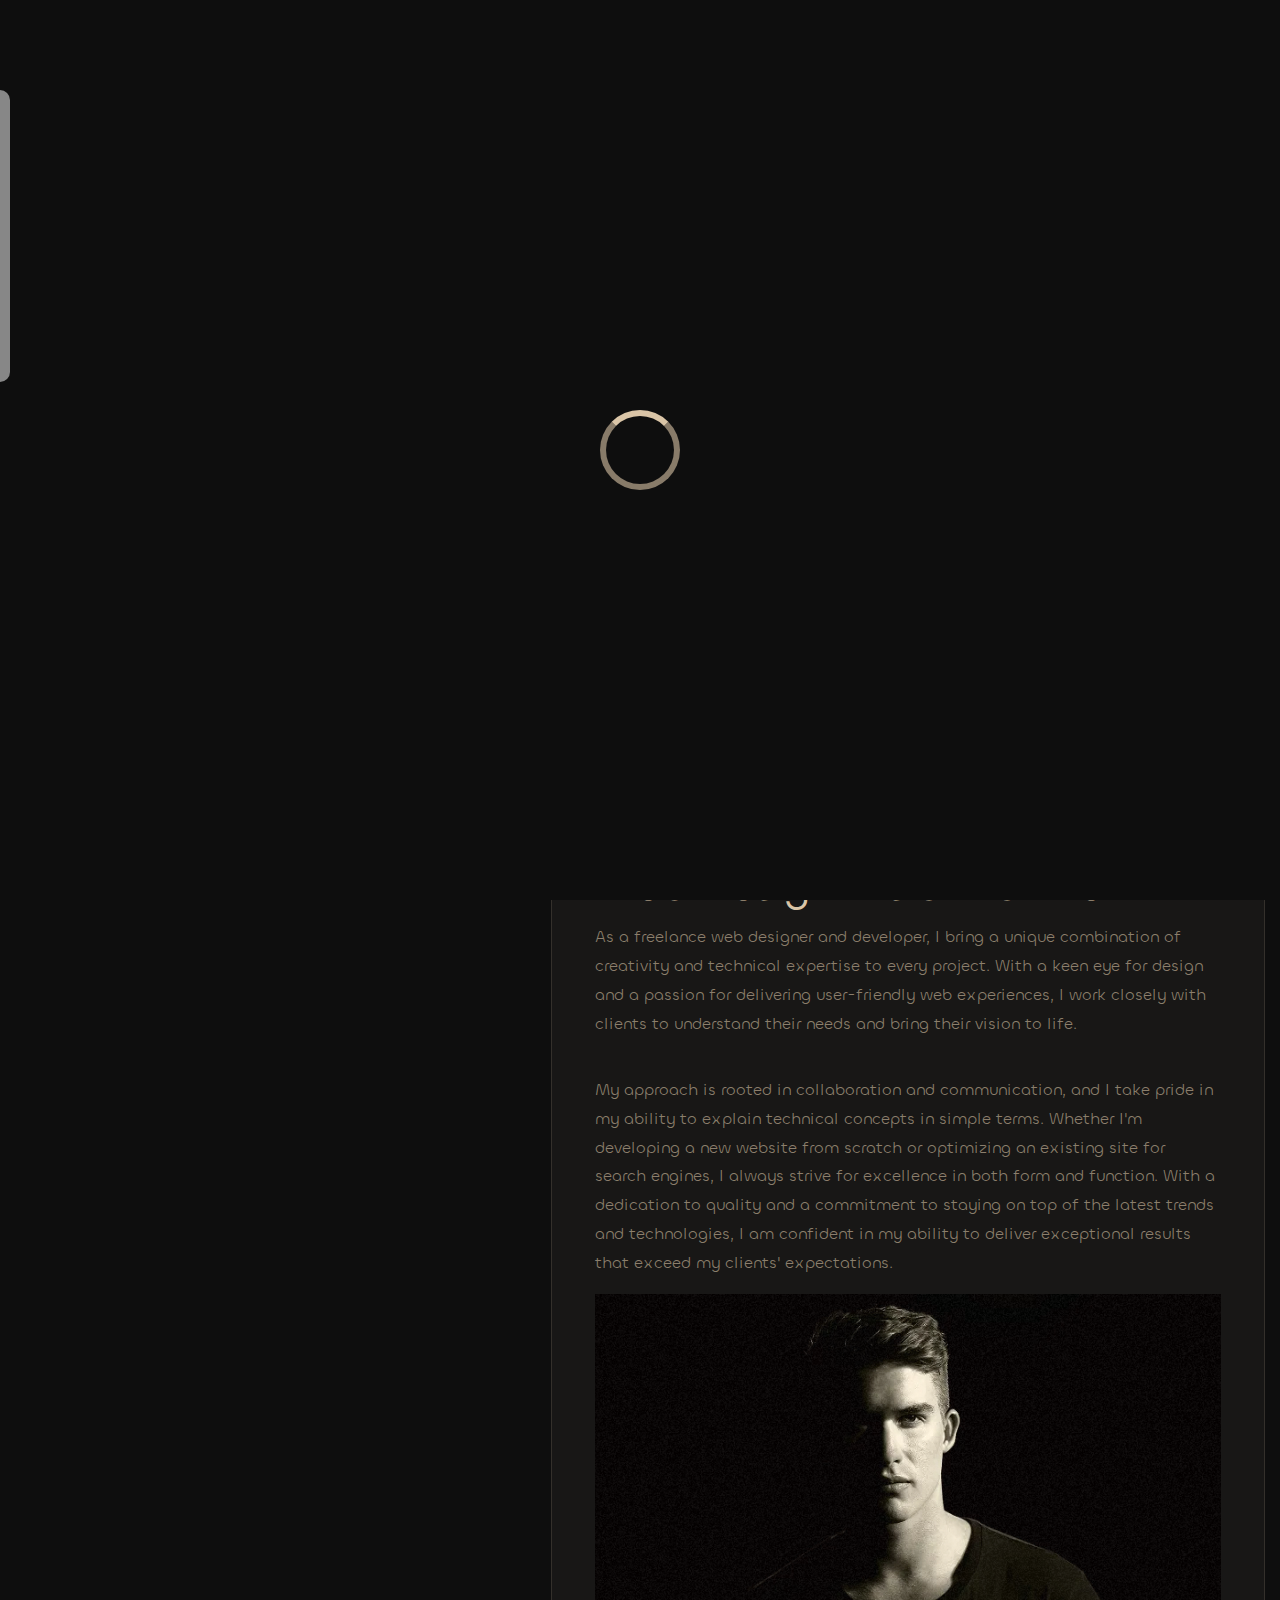
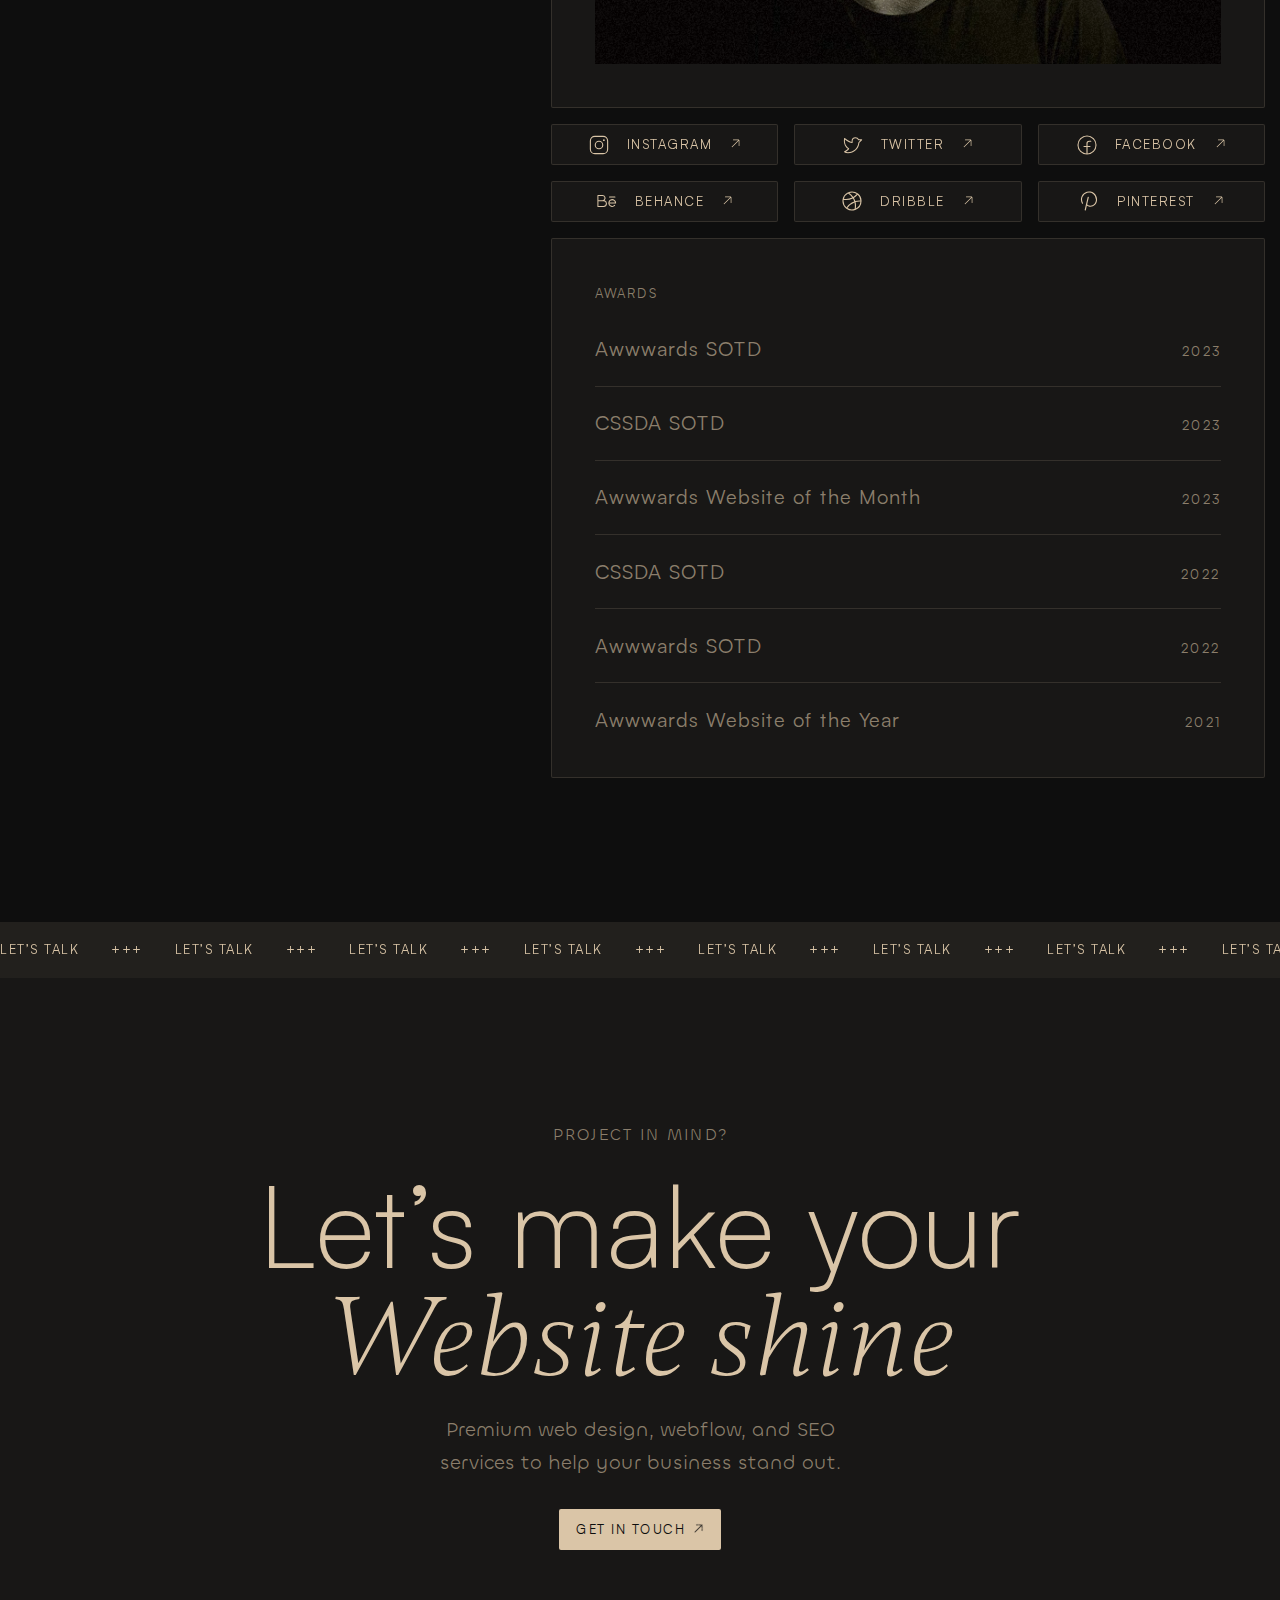
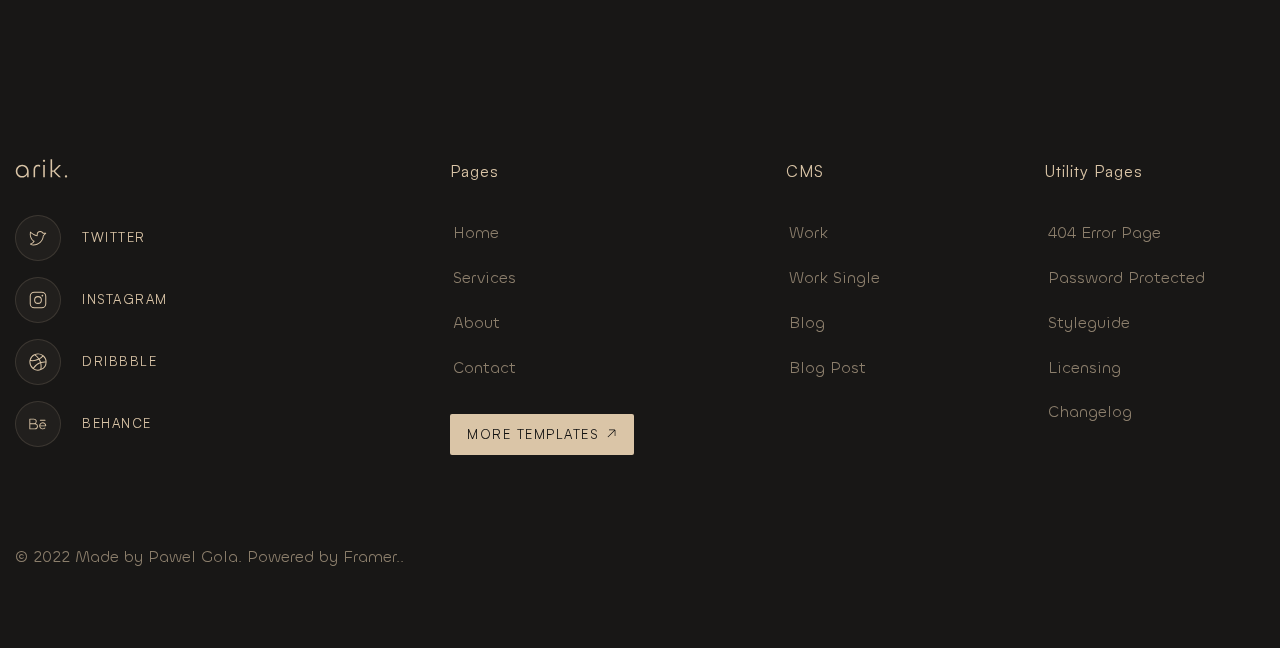
<file: about.html>
<!doctype html>
<html lang="en">
	<head>
		<noscript>
			<style data-preloader="false">
				body:not(.loaded) > *:not(.preloader) {
      opacity: 0;
      visibility: hidden;
    }

    .loaded body > *:not(.preloader) {
      transition: opacity 0.5s ease;
      opacity: 1;
      visibility: visible;
    }
			</style>
		</noscript>
		<meta charset="UTF-8">
		<meta name="viewport" content="width=device-width, initial-scale=1.0">
		<link rel="preload" href="./assets/fonts/Satoshi-Regular.woff2" as="font" type="font/woff2" crossorigin="anonymous">
		<link rel="preload" href="./assets/fonts/Satoshi-Light.woff2" as="font" type="font/woff2" crossorigin="anonymous">
		<link rel="preload" href="./assets/fonts/Gambetta-LightItalic.woff2" as="font" type="font/woff2" crossorigin="anonymous">
		<link rel="preload" href="./assets/fonts/Chillax-Regular.woff2" as="font" type="font/woff2" crossorigin="anonymous">
		<link rel="preload" href="./assets/fonts/Chillax-Light.woff2" as="font" type="font/woff2" crossorigin="anonymous">
		<link rel="icon" href="./assets/img/favicon.ico" type="image/x-icon">
		<title>About Page</title>
		<script type="module" crossorigin="" src="./js/about.min.js?v=1762031268790"></script>
		<link rel="modulepreload" crossorigin="" href="./js/app.min.js">
		<link rel="modulepreload" crossorigin="" href="./js/letstalk.min.js">
		<link rel="stylesheet" crossorigin="" href="./css/style.min.css?v=1762031268790">
	</head>
	<body>
		<div class="wrapper">
			<header data-header="" data-header-scroll="" class="header">
				<div class="header__container">
					<a class="header__logo" href="/">
						<img src="./assets/img/logo.svg" alt="Logo">
					</a>
					<div class="header__menu menu">
						<nav class="menu__body">
							<ul class="menu__list">
								<li class="menu__item">
									<a href="#" class="menu__link">Services</a>
								</li>
								<li class="menu__item">
									<a href="#" class="menu__link">Work</a>
								</li>
								<li class="menu__item">
									<a href="#" class="menu__link menu__link--active">About</a>
								</li>
								<li class="menu__item">
									<a href="#" class="menu__link">Blog</a>
								</li>
								<li class="menu__item">
									<a href="#" class="menu__link">Pages</a>
								</li>
							</ul>
						</nav>
					</div>
					<a data-button="" class="header__button button" href="#">Let’s talk</a>
					<button type="button" data-menu="" class="icon-menu">
						<span></span>
					</button>
				</div>
			</header>
			<main class="page page--about">
				<section class="about__hero-about about-hero" data-hero="">
					<div class="about-hero__container">
						<div class="about-hero__image" data-dynamic-adapt=".about-hero__info,767.98,1">
							<img loading="lazy" alt="Arik" src="./assets/img/arik.webp">
						</div>
						<div class="about-hero__info">
							<div data-blockheader="" class="about-hero__block-header block-header">
								<h1 class="block-header__title">
									Arik
									<span>Andersson</span>
								</h1>
								<div class="block-header__text">
									<p>
										Delivering Premium Web Design and Development Services to Boost Your Online Presence.
									</p>
								</div>
							</div>
							<div data-arrow-down="" class="about-hero__arrow-down arrow-down" aria-hidden="true">
								<div class="arrow-down__icon">
									<svg>
										<use xlink:href="./assets/img/spritemap.svg#sprite-arrow"></use>
									</svg>
								</div>
								<div class="arrow-down__text">About Me</div>
							</div>
							<article class="about-hero__about-me about-me">
								<div class="about-me__info info-about">
									<div class="info-about__label">Arik Andersson</div>
									<h2 class="info-about__title">Your Partner in Bringing Your Web Design Vision to Life</h2>
									<div class="info-about__text">
										<p>
											As a freelance web designer and developer, I bring a unique combination of creativity and technical
                expertise to every project. With a keen eye for design and a passion for delivering user-friendly web
                experiences, I work closely with clients to understand their needs and bring their vision to life.
										</p>
										<p>
											My approach is rooted in collaboration and communication, and I take pride in my ability to explain
                technical concepts in simple terms. Whether I'm developing a new website from scratch or optimizing an
                existing site for search engines, I always strive for excellence in both form and function. With a
                dedication to quality and a commitment to staying on top of the latest trends and technologies, I am
                confident in my ability to deliver exceptional results that exceed my clients' expectations.
										</p>
									</div>
									<div class="info-about__image">
										<img loading="lazy" alt="Arik" src="./assets/img/about/arik.webp">
									</div>
								</div>
								<ul class="about-me__socials-list list-socials">
									<li class="list-socials__item">
										<a data-button="" class="button button--dark button--icon button--two-icon" href="#">
											<div>
												<svg>
													<use xlink:href="./assets/img/spritemap.svg#sprite-s-instagram"></use>
												</svg>
											</div>
											<span>Instagram</span>
											<div>
												<svg>
													<use xlink:href="./assets/img/spritemap.svg#sprite-arrow"></use>
												</svg>
											</div>
										</a>
									</li>
									<li class="list-socials__item">
										<a data-button="" class="button button--dark button--icon button--two-icon" href="#">
											<div>
												<svg>
													<use xlink:href="./assets/img/spritemap.svg#sprite-s-twitter"></use>
												</svg>
											</div>
											<span>Twitter</span>
											<div>
												<svg>
													<use xlink:href="./assets/img/spritemap.svg#sprite-arrow"></use>
												</svg>
											</div>
										</a>
									</li>
									<li class="list-socials__item">
										<a data-button="" class="button button--dark button--icon button--two-icon" href="#">
											<div>
												<svg>
													<use xlink:href="./assets/img/spritemap.svg#sprite-s-facebook"></use>
												</svg>
											</div>
											<span>Facebook</span>
											<div>
												<svg>
													<use xlink:href="./assets/img/spritemap.svg#sprite-arrow"></use>
												</svg>
											</div>
										</a>
									</li>
									<li class="list-socials__item">
										<a data-button="" class="button button--dark button--icon button--two-icon" href="#">
											<div>
												<svg>
													<use xlink:href="./assets/img/spritemap.svg#sprite-s-behance"></use>
												</svg>
											</div>
											<span>Behance</span>
											<div>
												<svg>
													<use xlink:href="./assets/img/spritemap.svg#sprite-arrow"></use>
												</svg>
											</div>
										</a>
									</li>
									<li class="list-socials__item">
										<a data-button="" class="button button--dark button--icon button--two-icon" href="#">
											<div>
												<svg>
													<use xlink:href="./assets/img/spritemap.svg#sprite-s-dribble"></use>
												</svg>
											</div>
											<span>Dribble</span>
											<div>
												<svg>
													<use xlink:href="./assets/img/spritemap.svg#sprite-arrow"></use>
												</svg>
											</div>
										</a>
									</li>
									<li class="list-socials__item">
										<a data-button="" class="button button--dark button--icon button--two-icon" href="#">
											<div>
												<svg>
													<use xlink:href="./assets/img/spritemap.svg#sprite-s-pinterest"></use>
												</svg>
											</div>
											<span>Pinterest</span>
											<div>
												<svg>
													<use xlink:href="./assets/img/spritemap.svg#sprite-arrow"></use>
												</svg>
											</div>
										</a>
									</li>
								</ul>
								<div class="about-me__awards awards">
									<div class="awards__label">Awards</div>
									<ul class="awards__list list-awards">
										<li class="list-awards__item">
											<div class="list-awards__name">Awwwards SOTD</div>
											<div class="list-awards__year">2023</div>
										</li>
										<li class="list-awards__item">
											<div class="list-awards__name">CSSDA SOTD</div>
											<div class="list-awards__year">2023</div>
										</li>
										<li class="list-awards__item">
											<div class="list-awards__name">Awwwards Website of the Month</div>
											<div class="list-awards__year">2023</div>
										</li>
										<li class="list-awards__item">
											<div class="list-awards__name">CSSDA SOTD</div>
											<div class="list-awards__year">2022</div>
										</li>
										<li class="list-awards__item">
											<div class="list-awards__name">Awwwards SOTD</div>
											<div class="list-awards__year">2022</div>
										</li>
										<li class="list-awards__item">
											<div class="list-awards__name">Awwwards Website of the Year</div>
											<div class="list-awards__year">2021</div>
										</li>
									</ul>
								</div>
							</article>
						</div>
					</div>
				</section>
			</main>
			<aside data-letstalk="" class="lets-talk">
				<div data-marquee="" data-marquee-speed="300" data-marquee-space="32" class="lets-talk__line line-talk">
					<div class="line-talk__item">Let’s talk</div>
					<div class="line-talk__item">+++</div>
				</div>
				<section class="lets-talk__content">
					<div class="lets-talk__container">
						<div data-blockheader="" class="lets-talk__block-header block-header">
							<span class="block-header__label">Project in mind?</span>
							<h2 class="block-header__title">
								Let’s make your
								<span>Website shine</span>
							</h2>
							<div class="block-header__text">
								<p>Premium web design, webflow, and SEO services to help your business stand out.</p>
							</div>
						</div>
						<a data-button="" class="lets-talk__link button button--icon" href="#">
							<span>Get in touch</span>
							<div>
								<svg>
									<use xlink:href="./assets/img/spritemap.svg#sprite-arrow"></use>
								</svg>
							</div>
						</a>
					</div>
				</section>
			</aside>
			<footer data-footer="" data-watcher="" class="footer">
				<div class="footer__container">
					<div class="footer__content content-footer">
						<div class="content-footer__columns">
							<div class="content-footer__column">
								<a class="content-footer__logo" href="/">
									<img src="./assets/img/logo.svg" alt="Logo">
								</a>
								<div data-socials="" class="content-footer__socials socials socials--vertical">
									<ul class="socials__list">
										<li class="socials__item">
											<a data-button="" class="socials__link button button--social-icon" href="#" target="_blank">
												<span>Twitter</span>
												<div>
													<svg>
														<use xlink:href="./assets/img/spritemap.svg#sprite-s-twitter"></use>
													</svg>
												</div>
											</a>
										</li>
										<li class="socials__item">
											<a data-button="" class="socials__link button button--social-icon" href="#" target="_blank">
												<span>Instagram</span>
												<div>
													<svg>
														<use xlink:href="./assets/img/spritemap.svg#sprite-s-instagram"></use>
													</svg>
												</div>
											</a>
										</li>
										<li class="socials__item">
											<a data-button="" class="socials__link button button--social-icon" href="#" target="_blank">
												<span>Dribbble</span>
												<div>
													<svg>
														<use xlink:href="./assets/img/spritemap.svg#sprite-s-dribble"></use>
													</svg>
												</div>
											</a>
										</li>
										<li class="socials__item">
											<a data-button="" class="socials__link button button--social-icon" href="#" target="_blank">
												<span>Behance</span>
												<div>
													<svg>
														<use xlink:href="./assets/img/spritemap.svg#sprite-s-behance"></use>
													</svg>
												</div>
											</a>
										</li>
									</ul>
								</div>
							</div>
							<div data-accordions="767.98" class="content-footer__column accordions">
								<details class="content-footer__menu">
									<summary>
										<h3 class="content-footer__title">Pages</h3>
									</summary>
									<nav class="content-footer__body">
										<ul class="content-footer__list">
											<li class="content-footer__item">
												<a href="#" class="content-footer__link">Home</a>
											</li>
											<li class="content-footer__item">
												<a href="#" class="content-footer__link">Services</a>
											</li>
											<li class="content-footer__item">
												<a href="#" class="content-footer__link">About</a>
											</li>
											<li class="content-footer__item">
												<a href="#" class="content-footer__link">Contact</a>
											</li>
											<li class="content-footer__item">
												<a class="content-footer__link button button--icon" href="#">
													<span>More Templates</span>
													<div>
														<svg>
															<use xlink:href="./assets/img/spritemap.svg#sprite-arrow"></use>
														</svg>
													</div>
												</a>
											</li>
										</ul>
									</nav>
								</details>
								<details class="content-footer__menu">
									<summary>
										<h3 class="content-footer__title">CMS</h3>
									</summary>
									<nav class="content-footer__body">
										<ul class="content-footer__list">
											<li class="content-footer__item">
												<a href="#" class="content-footer__link">Work</a>
											</li>
											<li class="content-footer__item">
												<a href="#" class="content-footer__link">Work Single</a>
											</li>
											<li class="content-footer__item">
												<a href="#" class="content-footer__link">Blog</a>
											</li>
											<li class="content-footer__item">
												<a href="#" class="content-footer__link">Blog Post</a>
											</li>
										</ul>
									</nav>
								</details>
								<details class="content-footer__menu">
									<summary>
										<h3 class="content-footer__title">Utility Pages</h3>
									</summary>
									<nav class="content-footer__body">
										<ul class="content-footer__list">
											<li class="content-footer__item">
												<a href="#" class="content-footer__link">404 Error Page</a>
											</li>
											<li class="content-footer__item">
												<a href="#" class="content-footer__link">Password Protected</a>
											</li>
											<li class="content-footer__item">
												<a href="#" class="content-footer__link">Styleguide</a>
											</li>
											<li class="content-footer__item">
												<a href="#" class="content-footer__link">Licensing</a>
											</li>
											<li class="content-footer__item">
												<a href="#" class="content-footer__link">Changelog</a>
											</li>
										</ul>
									</nav>
								</details>
							</div>
						</div>
					</div>
					<div class="footer__copy copy-footer">
						<div class="copy-footer__text">
							<p>© 2022 Made by Pawel Gola. Powered by Framer..</p>
						</div>
						<button data-goto="[data-hero]" data-goto-header="" class="to-top button button--icon button--text-icon button--to-top" aria-label="To top" type="button">
							<div>
								<svg>
									<use xlink:href="./assets/img/spritemap.svg#sprite-arrow"></use>
								</svg>
							</div>
						</button>
					</div>
				</div>
			</footer>
		</div>
		<ul id="dev-panel">
			<li>
				<a href="works.html">works</a>
			</li>
			<li>
				<a href="services.html">services</a>
			</li>
			<li>
				<a href="pricing.html">pricing</a>
			</li>
			<li>
				<a href="index.html">home</a>
			</li>
			<li>
				<a href="contacts.html">contacts</a>
			</li>
			<li>
				<a href="blog.html">blog</a>
			</li>
			<li>
				<a href="about.html">about</a>
			</li>
		</ul>
		<style>
			#dev-panel{
				position: fixed;
				left: 10px;
				padding: 15px 25px 15px 15px;
				border-radius: 0 10px 10px 0;
				top: 10%;
				color: #000;
				background-color: rgba(255, 255, 255, 0.5);
				transform: translate(-100%, 0px);
				max-height: 80svh;
				overflow: auto;
				transition: all 300ms;
				z-index: 9999;
				font-family: Roboto', sans-serif;
			}
			#dev-panel li{
				list-style:none;
			}
			#dev-panel hr{
				border-bottom: 1px solid #000;
			}
			#dev-panel:hover{
				left: 0px;
				transform: translate(0, 0);
			}
			#dev-panel a{
				text-decoration: none;
				text-transform: capitalize;
				color: inherit;
			}
			#dev-panel a:hover {
				text-decoration: underline;
			}
			#dev-panel li:not(:last-child) {
				margin-bottom: 10px;
			}
		</style>
	</body>
</html>
</file>
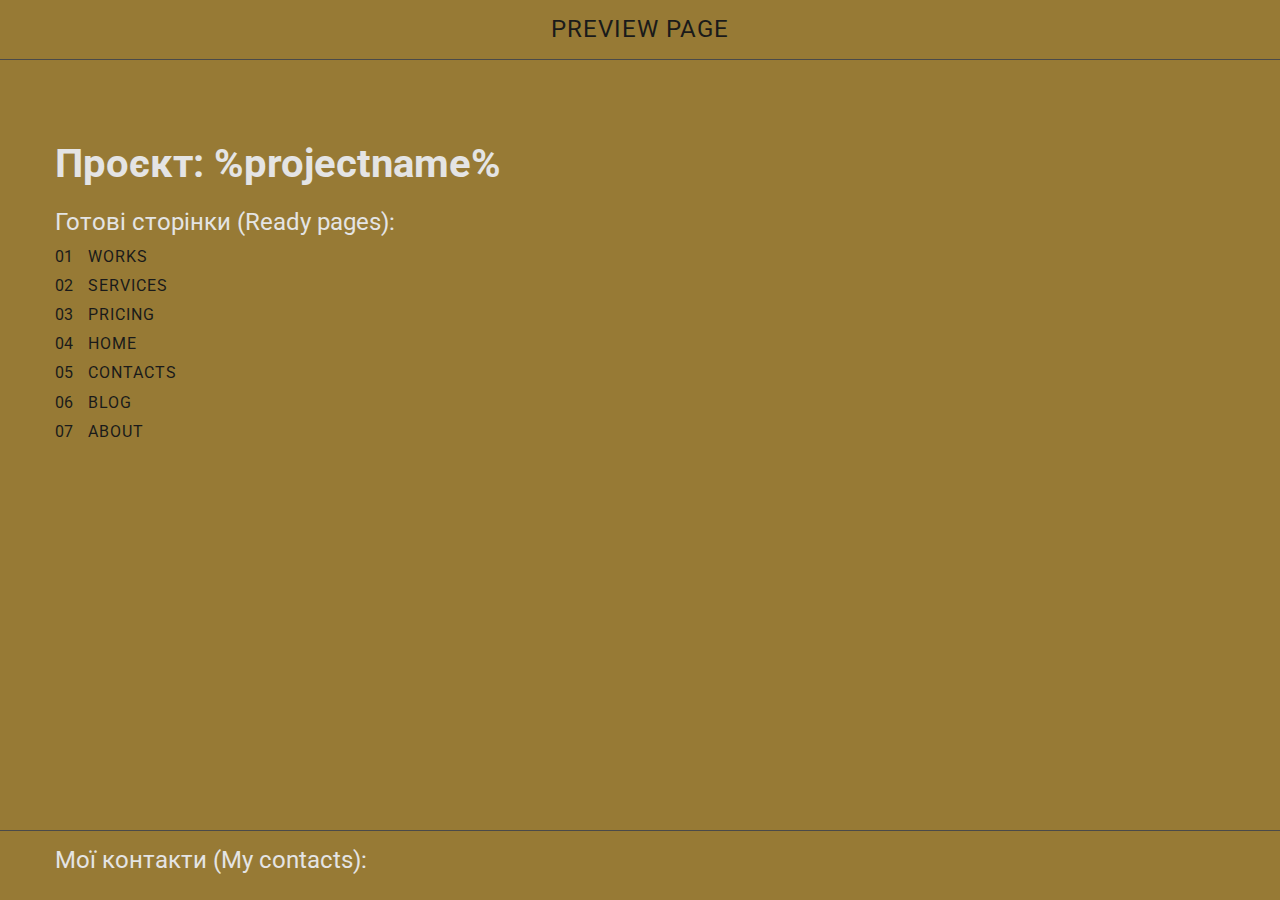
<file: arik.html>
<!DOCTYPE html>
				<html lang="ua">
					<head>
						<meta charset="UTF-8">
						<meta name="viewport" content="width=device-width, initial-scale=1.0">
						<meta name="robots" content="noindex, nofollow">
						<title>Проєкт: %projectname%</title>
						<style>
            @import url('https://fonts.googleapis.com/css2?family=Roboto:wght@400;700&display=swap');

            *,
            *::before,
            *::after {
              padding: 0px;
              margin: 0px;
              border: 0px;
              box-sizing: border-box;
            }
        
            html,
            body {
              height: 100%;
              min-width: 320px;
              width: 100%;
            }
        
            :root {
              --primary-color: #e6ca2e;
              --primary-bg-color: #977a35;
              --dark-color: #1a1a1a;
              --light-color: #e4e4e4;
              --border-color: #4a4a4a;
              --transition-duration: 0.3s;
              --container-width: 75rem;
              --padding: .9375rem;
            }
        
            body {
              font-family: "Roboto";
              font-size: 100%;
              line-height: 1.2;
              font-size: 1rem;
              font-weight: 400;
              background-color: var(--primary-bg-color);
              color: var(--dark-color);
            }
        
            a {
              display: inline-block;
              color: inherit;
              text-decoration: none;
              transition: color var(--transition-duration);
            }
        
            a:visited {
              color: var(--light-color);
            }
        
            @media (hover: hover) and (pointer: fine) {
              a:hover {
                color: var(--primary-color);
              }
            }
        
            ul li {
              list-style: none
            }
        
            img {
              max-width: 100%;
              vertical-align: top
            }
        
            h1,
            h2,
            h3,
            h4,
            h5,
            h6 {
              font-weight: inherit;
              font-size: inherit
            }
        
            .wrapper {
              min-height: 100svh;
              display: flex;
              flex-direction: column;
              overflow: hidden;
            }
        
            @supports (overflow:clip) {
              .wrapper {
                overflow: clip
              }
            }
        
            .wrapper>main {
              flex: 1 1 auto
            }
        
            [class*=__container] {
              max-width: var(--container-width);
              margin: 0 auto;
              padding: 0 var(--padding)
            }
        
            .header {
              padding: var(--padding) 0;
              text-align: center;
              text-transform: uppercase;
              font-size: 1.5rem;
              letter-spacing: 0.0625rem;
              border-bottom: 0.0625rem solid var(--border-color);
            }
        
            .rootpage {
              padding: 5rem 0;
            }
        
            .rootpage__container {
              display: flex;
              flex-direction: column;
              align-items: flex-start;
              gap: 1.25rem;
            }
        
            .title {
              font-size: 1.5rem;
              color: var(--light-color);
              margin-bottom: 0.625rem;
            }
        
            .title--big {
              font-size: 2.5rem;
              font-weight: 700;
              margin-bottom: 0;
            }
        
            .rootpage__list {
              list-style-type: none;
              counter-reset: item;
            }
        
            .rootpage__list li {
              position: relative;
              padding-left: 2.0625rem;
            }
        
            .rootpage__list li::before {
              counter-increment: item;
              content: counter(item, decimal-leading-zero);
              position: absolute;
              top: 0;
              left: 0;
              color: var(--dark-color);
            }
        
            .rootpage__list li:not(:last-child) {
              margin-bottom: 0.625rem;
            }
        
            .rootpage__list li a {
              text-transform: uppercase;
              letter-spacing: 0.0625rem;
            }
        
            .footer {
              padding: var(--padding) 0;
              border-top: 0.0625rem solid var(--border-color);
            }
        
            .footer a {
              text-decoration: none;
            }
        
            .footer__body {
              display: flex;
              align-items: flex-start;
              justify-content: space-between;
            }
        
            .footer__contacts p:not(:last-child) {
              margin-bottom: 0.3125rem;
            }
        
            @media (max-width: 991px) {
              .rootpage {
                padding: 2.1875rem 0;
              }
        
              .title {
                font-size: 1.25rem;
              }
        
              .title--big {
                font-size: 1.5rem;
              }
            }
						</style>
					</head>
					<body>
            <div class="wrapper">
            <header class="header">
              <div class="header__container">
                Preview page
              </div>
            </header>
            <main class="page">
              <section class="page__rootpage rootpage">
                <div class="rootpage__container">
                  <h1 class="rootpage__title title title--big">Проєкт: %projectname%</h1>
                  <div class="rootpage__project">
                    <h2 class="rootpage__title title">Готові сторінки (Ready pages):</h2>
                    <ul class="rootpage__list">
<li><a target="_blank" href="works.html">works</a></li>
<li><a target="_blank" href="services.html">services</a></li>
<li><a target="_blank" href="pricing.html">pricing</a></li>
<li><a target="_blank" href="index.html">home</a></li>
<li><a target="_blank" href="contacts.html">contacts</a></li>
<li><a target="_blank" href="blog.html">blog</a></li>
<li><a target="_blank" href="about.html">about</a></li></ul>
                  </div>
                </div>
              </section>
            </main>
            <footer class="footer">
              <div class="footer__container">
                <h4 class="footer__title title">Мої контакти (My contacts):</h4>
                <div class="footer__body">
                  <div class="footer__contacts">
                  </div>
                </div>
              </div>
            </footer>
          </div>
					</body>
				</html>
</file>
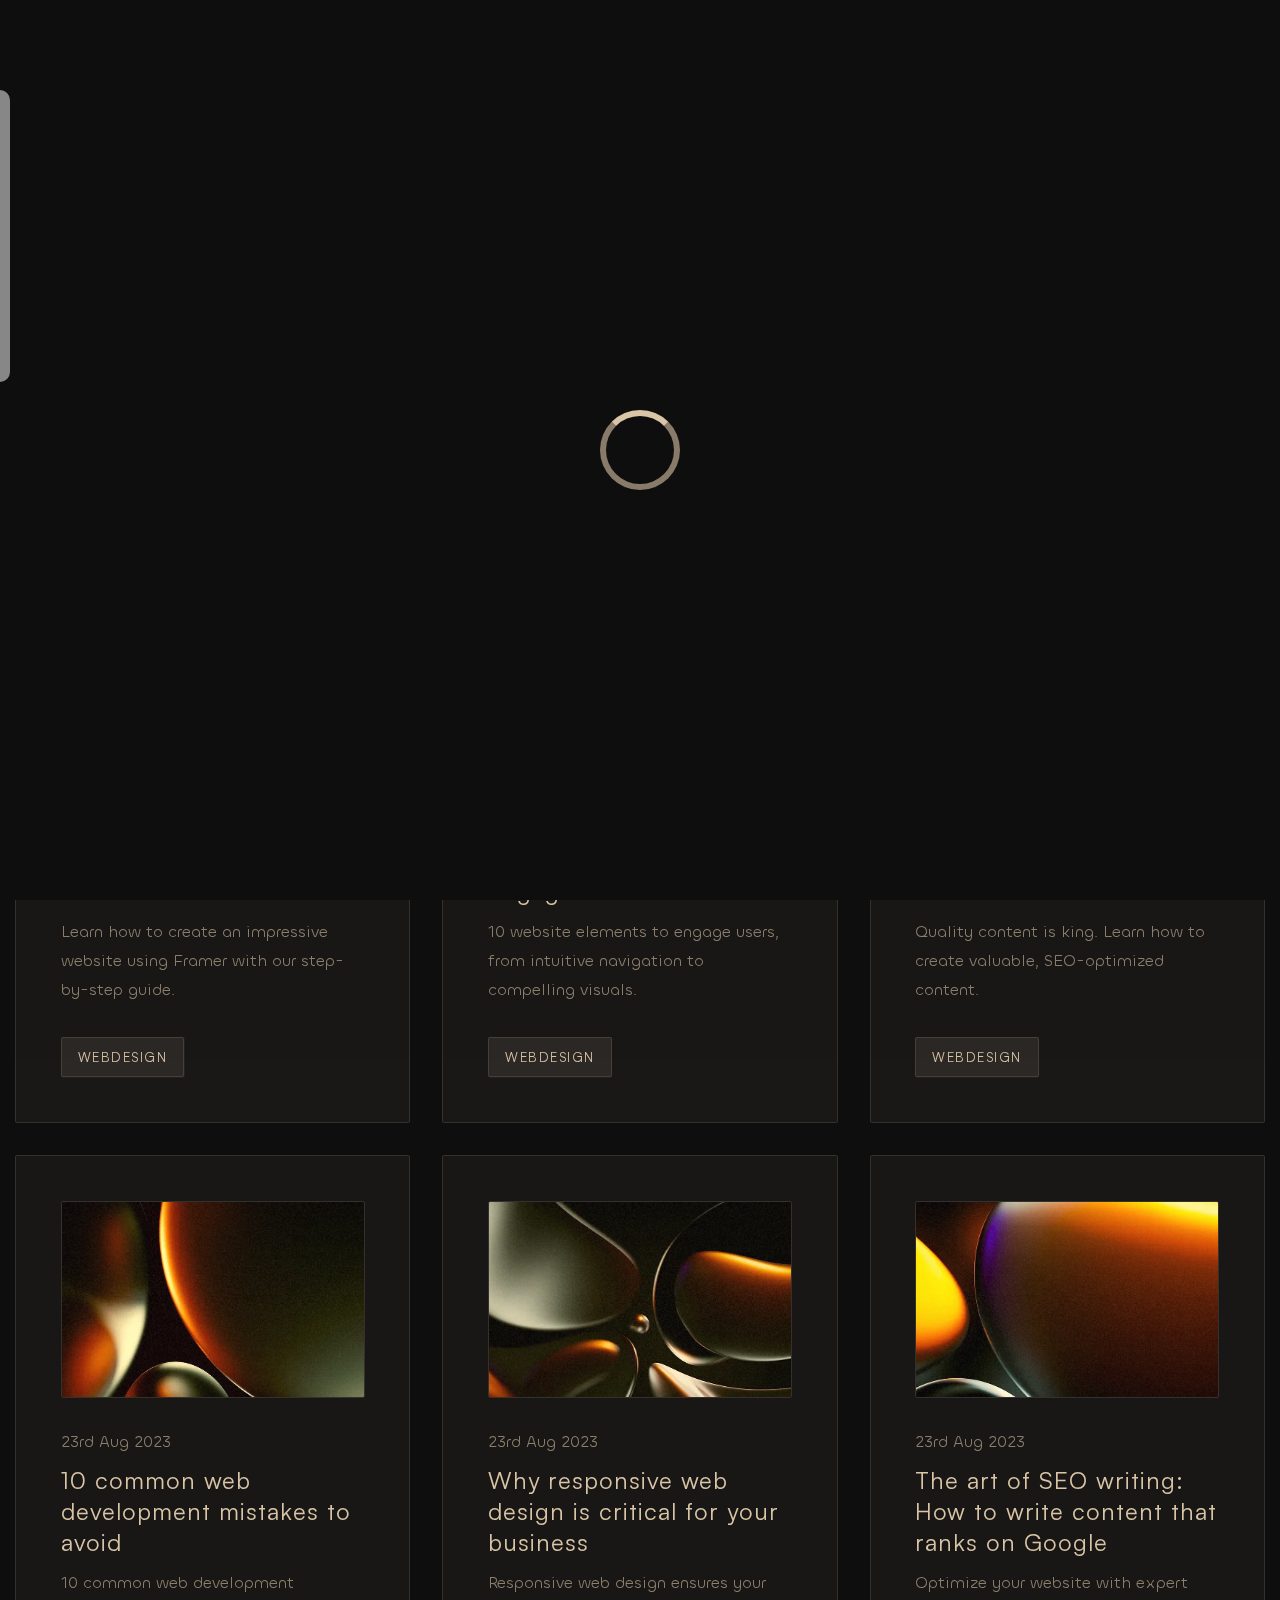
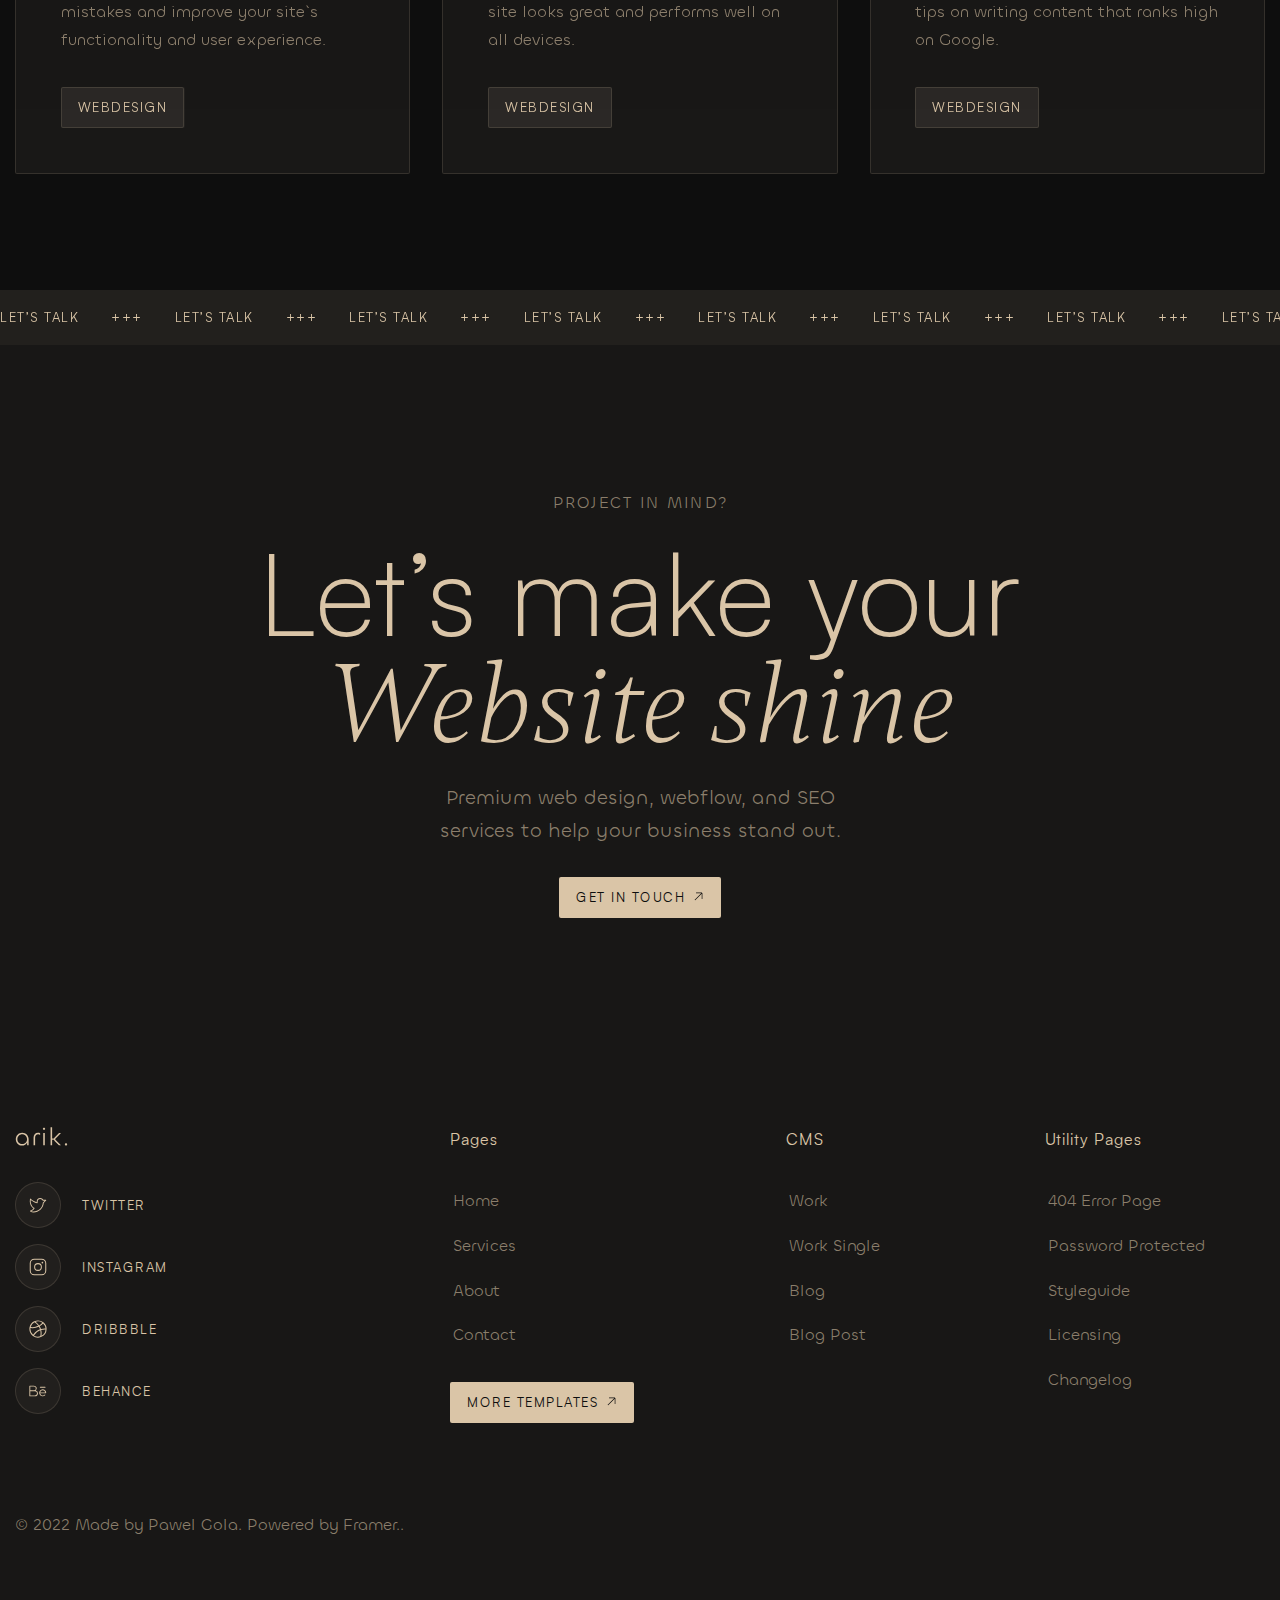
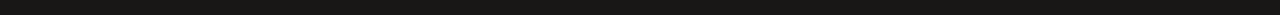
<file: blog.html>
<!doctype html>
<html lang="en">
	<head>
		<noscript>
			<style data-preloader="false">
				body:not(.loaded) > *:not(.preloader) {
      opacity: 0;
      visibility: hidden;
    }

    .loaded body > *:not(.preloader) {
      transition: opacity 0.5s ease;
      opacity: 1;
      visibility: visible;
    }
			</style>
		</noscript>
		<meta charset="UTF-8">
		<meta name="viewport" content="width=device-width, initial-scale=1.0">
		<link rel="preload" href="./assets/fonts/Satoshi-Regular.woff2" as="font" type="font/woff2" crossorigin="anonymous">
		<link rel="preload" href="./assets/fonts/Satoshi-Light.woff2" as="font" type="font/woff2" crossorigin="anonymous">
		<link rel="preload" href="./assets/fonts/Gambetta-LightItalic.woff2" as="font" type="font/woff2" crossorigin="anonymous">
		<link rel="preload" href="./assets/fonts/Chillax-Regular.woff2" as="font" type="font/woff2" crossorigin="anonymous">
		<link rel="preload" href="./assets/fonts/Chillax-Light.woff2" as="font" type="font/woff2" crossorigin="anonymous">
		<link rel="icon" href="./assets/img/favicon.ico" type="image/x-icon">
		<title>Blog Page</title>
		<script type="module" crossorigin="" src="./js/app.min.js?v=1762031268793"></script>
		<script type="module" crossorigin="" src="./js/letstalk.min.js?v=1762031268793"></script>
		<link rel="stylesheet" crossorigin="" href="./css/style.min.css?v=1762031268793">
	</head>
	<body>
		<div class="wrapper">
			<header data-header="" data-header-scroll="" class="header">
				<div class="header__container">
					<a class="header__logo" href="/">
						<img src="./assets/img/logo.svg" alt="Logo">
					</a>
					<div class="header__menu menu">
						<nav class="menu__body">
							<ul class="menu__list">
								<li class="menu__item">
									<a href="#" class="menu__link">Services</a>
								</li>
								<li class="menu__item">
									<a href="#" class="menu__link">Work</a>
								</li>
								<li class="menu__item">
									<a href="#" class="menu__link">About</a>
								</li>
								<li class="menu__item">
									<a href="#" class="menu__link menu__link--active">Blog</a>
								</li>
								<li class="menu__item">
									<a href="#" class="menu__link">Pages</a>
								</li>
							</ul>
						</nav>
					</div>
					<a data-button="" class="header__button button" href="#">Let’s talk</a>
					<button type="button" data-menu="" class="icon-menu">
						<span></span>
					</button>
				</div>
			</header>
			<main class="page page--blog">
				<section class="page__hero-blog blog-hero" data-hero="">
					<div class="blog-hero__container">
						<div data-blockheader="" class="blog-hero__block-header block-header">
							<h1 class="block-header__title">Blog</h1>
							<div class="block-header__text block-header__text--size-24">
								<p>
									Lorem ipsum dolor sit amet, consectetur adipiscing elit, sed do eiusmod tempor lorem.
								</p>
							</div>
						</div>
						<div class="blog-hero__items">
							<article data-blog-item="" class="item-blog">
								<a class="item-blog__image" href="#">
									<img loading="lazy" alt="How to Build a Stunning Website with Framer" src="./assets/img/blog/01.webp">
								</a>
								<div class="item-blog__info">
									<span class="item-blog__date">23rd Aug 2023</span>
									<h3 class="item-blog__title">
										<a class="item-blog__link-title" href="#">How to Build a Stunning Website with Framer</a>
									</h3>
									<div class="item-blog__text">
										<p>
											Learn how to create an impressive website using Framer with our step-by-step guide.
										</p>
									</div>
									<a class="item-blog__link button button--dark" href="#">Webdesign</a>
								</div>
							</article>
							<article data-blog-item="" class="item-blog">
								<a class="item-blog__image" href="#">
									<img loading="lazy" alt="10 website elements for maximum user engagement" src="./assets/img/blog/02.webp">
								</a>
								<div class="item-blog__info">
									<span class="item-blog__date">23rd Aug 2023</span>
									<h3 class="item-blog__title">
										<a class="item-blog__link-title" href="#">10 website elements for maximum user engagement</a>
									</h3>
									<div class="item-blog__text">
										<p>
											10 website elements to engage users, from intuitive navigation to compelling visuals.
										</p>
									</div>
									<a class="item-blog__link button button--dark" href="#">Webdesign</a>
								</div>
							</article>
							<article data-blog-item="" class="item-blog">
								<a class="item-blog__image" href="#">
									<img loading="lazy" alt="The importance of content in driving website traffic" src="./assets/img/blog/03.webp">
								</a>
								<div class="item-blog__info">
									<span class="item-blog__date">23rd Aug 2023</span>
									<h3 class="item-blog__title">
										<a class="item-blog__link-title" href="#">The importance of content in driving website traffic</a>
									</h3>
									<div class="item-blog__text">
										<p>Quality content is king. Learn how to create valuable, SEO-optimized content.</p>
									</div>
									<a class="item-blog__link button button--dark" href="#">Webdesign</a>
								</div>
							</article>
							<article data-blog-item="" class="item-blog">
								<a class="item-blog__image" href="#">
									<img loading="lazy" alt="10 common web development mistakes to avoid" src="./assets/img/blog/04.webp">
								</a>
								<div class="item-blog__info">
									<span class="item-blog__date">23rd Aug 2023</span>
									<h3 class="item-blog__title">
										<a class="item-blog__link-title" href="#">10 common web development mistakes to avoid</a>
									</h3>
									<div class="item-blog__text">
										<p>
											10 common web development mistakes and improve your site`s functionality and user experience.
										</p>
									</div>
									<a class="item-blog__link button button--dark" href="#">Webdesign</a>
								</div>
							</article>
							<article data-blog-item="" class="item-blog">
								<a class="item-blog__image" href="#">
									<img loading="lazy" alt="Why responsive web design is critical for your business" src="./assets/img/blog/05.webp">
								</a>
								<div class="item-blog__info">
									<span class="item-blog__date">23rd Aug 2023</span>
									<h3 class="item-blog__title">
										<a class="item-blog__link-title" href="#">Why responsive web design is critical for your business</a>
									</h3>
									<div class="item-blog__text">
										<p>
											Responsive web design ensures your site looks great and performs well on all devices.
										</p>
									</div>
									<a class="item-blog__link button button--dark" href="#">Webdesign</a>
								</div>
							</article>
							<article data-blog-item="" class="item-blog">
								<a class="item-blog__image" href="#">
									<img loading="lazy" alt="The art of SEO writing: How to write content that ranks on Google" src="./assets/img/blog/06.webp">
								</a>
								<div class="item-blog__info">
									<span class="item-blog__date">23rd Aug 2023</span>
									<h3 class="item-blog__title">
										<a class="item-blog__link-title" href="#">The art of SEO writing: How to write content that ranks on Google</a>
									</h3>
									<div class="item-blog__text">
										<p>
											Optimize your website with expert tips on writing content that ranks high on Google.
										</p>
									</div>
									<a class="item-blog__link button button--dark" href="#">Webdesign</a>
								</div>
							</article>
						</div>
					</div>
				</section>
			</main>
			<aside data-letstalk="" class="lets-talk">
				<div data-marquee="" data-marquee-speed="300" data-marquee-space="32" class="lets-talk__line line-talk">
					<div class="line-talk__item">Let’s talk</div>
					<div class="line-talk__item">+++</div>
				</div>
				<section class="lets-talk__content">
					<div class="lets-talk__container">
						<div data-blockheader="" class="lets-talk__block-header block-header">
							<span class="block-header__label">Project in mind?</span>
							<h2 class="block-header__title">
								Let’s make your
								<span>Website shine</span>
							</h2>
							<div class="block-header__text">
								<p>Premium web design, webflow, and SEO services to help your business stand out.</p>
							</div>
						</div>
						<a data-button="" class="lets-talk__link button button--icon" href="#">
							<span>Get in touch</span>
							<div>
								<svg>
									<use xlink:href="./assets/img/spritemap.svg#sprite-arrow"></use>
								</svg>
							</div>
						</a>
					</div>
				</section>
			</aside>
			<footer data-footer="" data-watcher="" class="footer">
				<div class="footer__container">
					<div class="footer__content content-footer">
						<div class="content-footer__columns">
							<div class="content-footer__column">
								<a class="content-footer__logo" href="/">
									<img src="./assets/img/logo.svg" alt="Logo">
								</a>
								<div data-socials="" class="content-footer__socials socials socials--vertical">
									<ul class="socials__list">
										<li class="socials__item">
											<a data-button="" class="socials__link button button--social-icon" href="#" target="_blank">
												<span>Twitter</span>
												<div>
													<svg>
														<use xlink:href="./assets/img/spritemap.svg#sprite-s-twitter"></use>
													</svg>
												</div>
											</a>
										</li>
										<li class="socials__item">
											<a data-button="" class="socials__link button button--social-icon" href="#" target="_blank">
												<span>Instagram</span>
												<div>
													<svg>
														<use xlink:href="./assets/img/spritemap.svg#sprite-s-instagram"></use>
													</svg>
												</div>
											</a>
										</li>
										<li class="socials__item">
											<a data-button="" class="socials__link button button--social-icon" href="#" target="_blank">
												<span>Dribbble</span>
												<div>
													<svg>
														<use xlink:href="./assets/img/spritemap.svg#sprite-s-dribble"></use>
													</svg>
												</div>
											</a>
										</li>
										<li class="socials__item">
											<a data-button="" class="socials__link button button--social-icon" href="#" target="_blank">
												<span>Behance</span>
												<div>
													<svg>
														<use xlink:href="./assets/img/spritemap.svg#sprite-s-behance"></use>
													</svg>
												</div>
											</a>
										</li>
									</ul>
								</div>
							</div>
							<div data-accordions="767.98" class="content-footer__column accordions">
								<details class="content-footer__menu">
									<summary>
										<h3 class="content-footer__title">Pages</h3>
									</summary>
									<nav class="content-footer__body">
										<ul class="content-footer__list">
											<li class="content-footer__item">
												<a href="#" class="content-footer__link">Home</a>
											</li>
											<li class="content-footer__item">
												<a href="#" class="content-footer__link">Services</a>
											</li>
											<li class="content-footer__item">
												<a href="#" class="content-footer__link">About</a>
											</li>
											<li class="content-footer__item">
												<a href="#" class="content-footer__link">Contact</a>
											</li>
											<li class="content-footer__item">
												<a class="content-footer__link button button--icon" href="#">
													<span>More Templates</span>
													<div>
														<svg>
															<use xlink:href="./assets/img/spritemap.svg#sprite-arrow"></use>
														</svg>
													</div>
												</a>
											</li>
										</ul>
									</nav>
								</details>
								<details class="content-footer__menu">
									<summary>
										<h3 class="content-footer__title">CMS</h3>
									</summary>
									<nav class="content-footer__body">
										<ul class="content-footer__list">
											<li class="content-footer__item">
												<a href="#" class="content-footer__link">Work</a>
											</li>
											<li class="content-footer__item">
												<a href="#" class="content-footer__link">Work Single</a>
											</li>
											<li class="content-footer__item">
												<a href="#" class="content-footer__link">Blog</a>
											</li>
											<li class="content-footer__item">
												<a href="#" class="content-footer__link">Blog Post</a>
											</li>
										</ul>
									</nav>
								</details>
								<details class="content-footer__menu">
									<summary>
										<h3 class="content-footer__title">Utility Pages</h3>
									</summary>
									<nav class="content-footer__body">
										<ul class="content-footer__list">
											<li class="content-footer__item">
												<a href="#" class="content-footer__link">404 Error Page</a>
											</li>
											<li class="content-footer__item">
												<a href="#" class="content-footer__link">Password Protected</a>
											</li>
											<li class="content-footer__item">
												<a href="#" class="content-footer__link">Styleguide</a>
											</li>
											<li class="content-footer__item">
												<a href="#" class="content-footer__link">Licensing</a>
											</li>
											<li class="content-footer__item">
												<a href="#" class="content-footer__link">Changelog</a>
											</li>
										</ul>
									</nav>
								</details>
							</div>
						</div>
					</div>
					<div class="footer__copy copy-footer">
						<div class="copy-footer__text">
							<p>© 2022 Made by Pawel Gola. Powered by Framer..</p>
						</div>
						<button data-goto="[data-hero]" data-goto-header="" class="to-top button button--icon button--text-icon button--to-top" aria-label="To top" type="button">
							<div>
								<svg>
									<use xlink:href="./assets/img/spritemap.svg#sprite-arrow"></use>
								</svg>
							</div>
						</button>
					</div>
				</div>
			</footer>
		</div>
		<ul id="dev-panel">
			<li>
				<a href="works.html">works</a>
			</li>
			<li>
				<a href="services.html">services</a>
			</li>
			<li>
				<a href="pricing.html">pricing</a>
			</li>
			<li>
				<a href="index.html">home</a>
			</li>
			<li>
				<a href="contacts.html">contacts</a>
			</li>
			<li>
				<a href="blog.html">blog</a>
			</li>
			<li>
				<a href="about.html">about</a>
			</li>
		</ul>
		<style>
			#dev-panel{
				position: fixed;
				left: 10px;
				padding: 15px 25px 15px 15px;
				border-radius: 0 10px 10px 0;
				top: 10%;
				color: #000;
				background-color: rgba(255, 255, 255, 0.5);
				transform: translate(-100%, 0px);
				max-height: 80svh;
				overflow: auto;
				transition: all 300ms;
				z-index: 9999;
				font-family: Roboto', sans-serif;
			}
			#dev-panel li{
				list-style:none;
			}
			#dev-panel hr{
				border-bottom: 1px solid #000;
			}
			#dev-panel:hover{
				left: 0px;
				transform: translate(0, 0);
			}
			#dev-panel a{
				text-decoration: none;
				text-transform: capitalize;
				color: inherit;
			}
			#dev-panel a:hover {
				text-decoration: underline;
			}
			#dev-panel li:not(:last-child) {
				margin-bottom: 10px;
			}
		</style>
	</body>
</html>
</file>
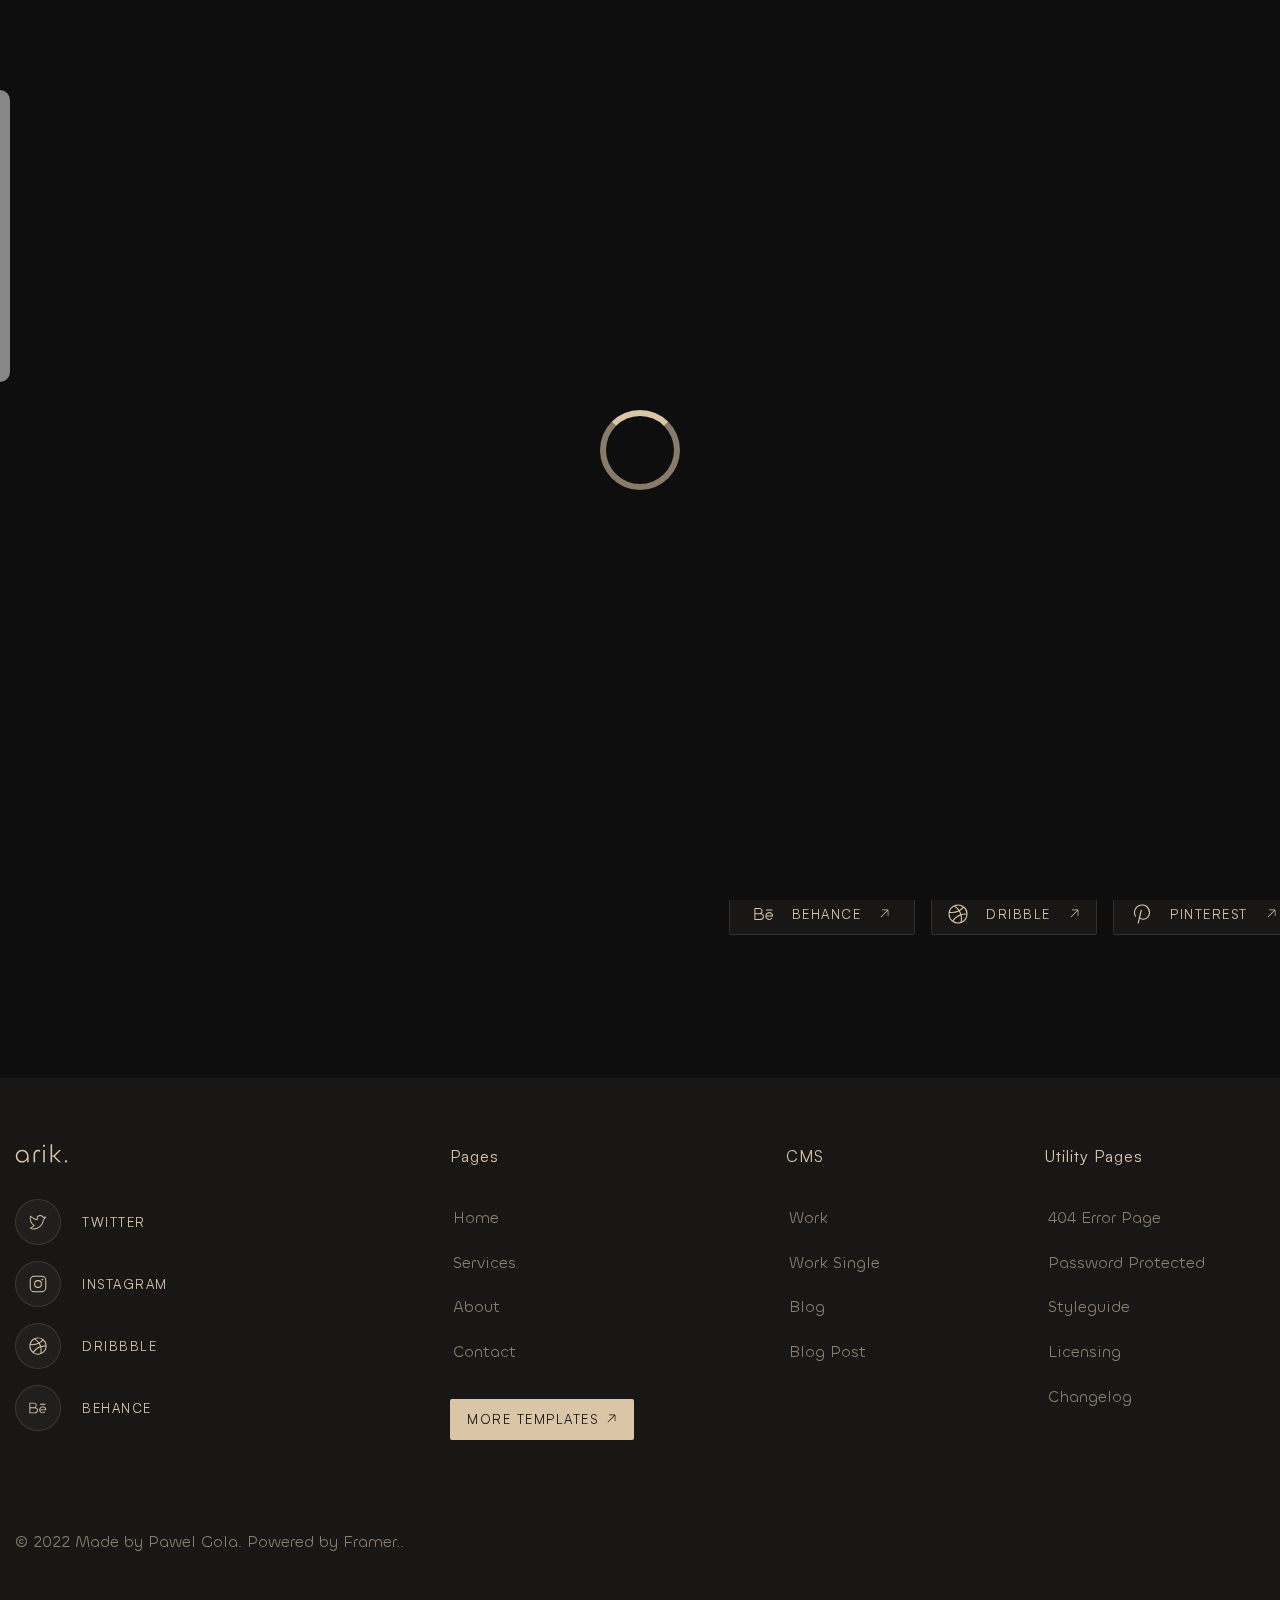
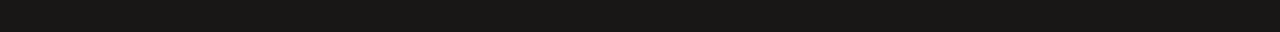
<file: contacts.html>
<!doctype html>
<html lang="en">
	<head>
		<noscript>
			<style data-preloader="false">
				body:not(.loaded) > *:not(.preloader) {
      opacity: 0;
      visibility: hidden;
    }

    .loaded body > *:not(.preloader) {
      transition: opacity 0.5s ease;
      opacity: 1;
      visibility: visible;
    }
			</style>
		</noscript>
		<meta charset="UTF-8">
		<meta name="viewport" content="width=device-width, initial-scale=1.0">
		<link rel="preload" href="./assets/fonts/Satoshi-Regular.woff2" as="font" type="font/woff2" crossorigin="anonymous">
		<link rel="preload" href="./assets/fonts/Satoshi-Light.woff2" as="font" type="font/woff2" crossorigin="anonymous">
		<link rel="preload" href="./assets/fonts/Gambetta-LightItalic.woff2" as="font" type="font/woff2" crossorigin="anonymous">
		<link rel="preload" href="./assets/fonts/Chillax-Regular.woff2" as="font" type="font/woff2" crossorigin="anonymous">
		<link rel="preload" href="./assets/fonts/Chillax-Light.woff2" as="font" type="font/woff2" crossorigin="anonymous">
		<link rel="icon" href="./assets/img/favicon.ico" type="image/x-icon">
		<title>Contacts Page</title>
		<script type="module" crossorigin="" src="./js/contacts.min.js?v=1762031268789"></script>
		<link rel="modulepreload" crossorigin="" href="./js/app.min.js">
		<link rel="stylesheet" crossorigin="" href="./css/style.min.css?v=1762031268789">
	</head>
	<body>
		<div class="wrapper">
			<header data-header="" data-header-scroll="" class="header">
				<div class="header__container">
					<a class="header__logo" href="/">
						<img src="./assets/img/logo.svg" alt="Logo">
					</a>
					<div class="header__menu menu">
						<nav class="menu__body">
							<ul class="menu__list">
								<li class="menu__item">
									<a href="#" class="menu__link">Services</a>
								</li>
								<li class="menu__item">
									<a href="#" class="menu__link">Work</a>
								</li>
								<li class="menu__item">
									<a href="#" class="menu__link">About</a>
								</li>
								<li class="menu__item">
									<a href="#" class="menu__link">Blog</a>
								</li>
								<li class="menu__item">
									<a href="#" class="menu__link">Pages</a>
								</li>
							</ul>
						</nav>
					</div>
					<a data-button="" class="header__button button" href="#">Let’s talk</a>
					<button type="button" data-menu="" class="icon-menu">
						<span></span>
					</button>
				</div>
			</header>
			<main class="page page--contacts">
				<section class="page__hero-contacts contacts-hero" data-hero="">
					<div class="contacts-hero__container">
						<h1 class="contacts-hero__title visually-hidden">My contacts</h1>
						<div class="contacts-hero__image">
							<img loading="eager" alt="Arik" src="./assets/img/arik.webp">
						</div>
						<div class="contacts-hero__body">
							<div class="contacts-hero__feedback feedback">
								<div data-blockheader="" class="feedback__block-header block-header">
									<span class="block-header__label block-header__label--size-13">Contact</span>
									<h2 class="block-header__title block-header__title--size-48">Let’s get in touch.</h2>
								</div>
								<form class="feedback__form form" data-form="" action="#">
									<input class="form__input" type="text" name="name" autocomplete="off" data-required="name" data-validate="" placeholder="Name">
									<input class="form__input" type="email" name="email" data-validate="" autocomplete="off" data-required="email" placeholder="Email">
									<textarea class="form__input" name="message" data-required="" data-validate="" placeholder="Message"></textarea>
									<button class="form__button button" type="submit">Send Message</button>
								</form>
							</div>
							<ul class="contacts-hero__socials-list list-socials">
								<li class="list-socials__item">
									<a data-button="" class="button button--dark button--icon button--two-icon" href="#">
										<div>
											<svg>
												<use xlink:href="./assets/img/spritemap.svg#sprite-s-instagram"></use>
											</svg>
										</div>
										<span>Instagram</span>
										<div>
											<svg>
												<use xlink:href="./assets/img/spritemap.svg#sprite-arrow"></use>
											</svg>
										</div>
									</a>
								</li>
								<li class="list-socials__item">
									<a data-button="" class="button button--dark button--icon button--two-icon" href="#">
										<div>
											<svg>
												<use xlink:href="./assets/img/spritemap.svg#sprite-s-twitter"></use>
											</svg>
										</div>
										<span>Twitter</span>
										<div>
											<svg>
												<use xlink:href="./assets/img/spritemap.svg#sprite-arrow"></use>
											</svg>
										</div>
									</a>
								</li>
								<li class="list-socials__item">
									<a data-button="" class="button button--dark button--icon button--two-icon" href="#">
										<div>
											<svg>
												<use xlink:href="./assets/img/spritemap.svg#sprite-s-facebook"></use>
											</svg>
										</div>
										<span>Facebook</span>
										<div>
											<svg>
												<use xlink:href="./assets/img/spritemap.svg#sprite-arrow"></use>
											</svg>
										</div>
									</a>
								</li>
								<li class="list-socials__item">
									<a data-button="" class="button button--dark button--icon button--two-icon" href="#">
										<div>
											<svg>
												<use xlink:href="./assets/img/spritemap.svg#sprite-s-behance"></use>
											</svg>
										</div>
										<span>Behance</span>
										<div>
											<svg>
												<use xlink:href="./assets/img/spritemap.svg#sprite-arrow"></use>
											</svg>
										</div>
									</a>
								</li>
								<li class="list-socials__item">
									<a data-button="" class="button button--dark button--icon button--two-icon" href="#">
										<div>
											<svg>
												<use xlink:href="./assets/img/spritemap.svg#sprite-s-dribble"></use>
											</svg>
										</div>
										<span>Dribble</span>
										<div>
											<svg>
												<use xlink:href="./assets/img/spritemap.svg#sprite-arrow"></use>
											</svg>
										</div>
									</a>
								</li>
								<li class="list-socials__item">
									<a data-button="" class="button button--dark button--icon button--two-icon" href="#">
										<div>
											<svg>
												<use xlink:href="./assets/img/spritemap.svg#sprite-s-pinterest"></use>
											</svg>
										</div>
										<span>Pinterest</span>
										<div>
											<svg>
												<use xlink:href="./assets/img/spritemap.svg#sprite-arrow"></use>
											</svg>
										</div>
									</a>
								</li>
							</ul>
						</div>
					</div>
				</section>
			</main>
			<footer data-footer="" data-watcher="" class="footer">
				<div class="footer__container">
					<div class="footer__content content-footer">
						<div class="content-footer__columns">
							<div class="content-footer__column">
								<a class="content-footer__logo" href="/">
									<img src="./assets/img/logo.svg" alt="Logo">
								</a>
								<div data-socials="" class="content-footer__socials socials socials--vertical">
									<ul class="socials__list">
										<li class="socials__item">
											<a data-button="" class="socials__link button button--social-icon" href="#" target="_blank">
												<span>Twitter</span>
												<div>
													<svg>
														<use xlink:href="./assets/img/spritemap.svg#sprite-s-twitter"></use>
													</svg>
												</div>
											</a>
										</li>
										<li class="socials__item">
											<a data-button="" class="socials__link button button--social-icon" href="#" target="_blank">
												<span>Instagram</span>
												<div>
													<svg>
														<use xlink:href="./assets/img/spritemap.svg#sprite-s-instagram"></use>
													</svg>
												</div>
											</a>
										</li>
										<li class="socials__item">
											<a data-button="" class="socials__link button button--social-icon" href="#" target="_blank">
												<span>Dribbble</span>
												<div>
													<svg>
														<use xlink:href="./assets/img/spritemap.svg#sprite-s-dribble"></use>
													</svg>
												</div>
											</a>
										</li>
										<li class="socials__item">
											<a data-button="" class="socials__link button button--social-icon" href="#" target="_blank">
												<span>Behance</span>
												<div>
													<svg>
														<use xlink:href="./assets/img/spritemap.svg#sprite-s-behance"></use>
													</svg>
												</div>
											</a>
										</li>
									</ul>
								</div>
							</div>
							<div data-accordions="767.98" class="content-footer__column accordions">
								<details class="content-footer__menu">
									<summary>
										<h3 class="content-footer__title">Pages</h3>
									</summary>
									<nav class="content-footer__body">
										<ul class="content-footer__list">
											<li class="content-footer__item">
												<a href="#" class="content-footer__link">Home</a>
											</li>
											<li class="content-footer__item">
												<a href="#" class="content-footer__link">Services</a>
											</li>
											<li class="content-footer__item">
												<a href="#" class="content-footer__link">About</a>
											</li>
											<li class="content-footer__item">
												<a href="#" class="content-footer__link">Contact</a>
											</li>
											<li class="content-footer__item">
												<a class="content-footer__link button button--icon" href="#">
													<span>More Templates</span>
													<div>
														<svg>
															<use xlink:href="./assets/img/spritemap.svg#sprite-arrow"></use>
														</svg>
													</div>
												</a>
											</li>
										</ul>
									</nav>
								</details>
								<details class="content-footer__menu">
									<summary>
										<h3 class="content-footer__title">CMS</h3>
									</summary>
									<nav class="content-footer__body">
										<ul class="content-footer__list">
											<li class="content-footer__item">
												<a href="#" class="content-footer__link">Work</a>
											</li>
											<li class="content-footer__item">
												<a href="#" class="content-footer__link">Work Single</a>
											</li>
											<li class="content-footer__item">
												<a href="#" class="content-footer__link">Blog</a>
											</li>
											<li class="content-footer__item">
												<a href="#" class="content-footer__link">Blog Post</a>
											</li>
										</ul>
									</nav>
								</details>
								<details class="content-footer__menu">
									<summary>
										<h3 class="content-footer__title">Utility Pages</h3>
									</summary>
									<nav class="content-footer__body">
										<ul class="content-footer__list">
											<li class="content-footer__item">
												<a href="#" class="content-footer__link">404 Error Page</a>
											</li>
											<li class="content-footer__item">
												<a href="#" class="content-footer__link">Password Protected</a>
											</li>
											<li class="content-footer__item">
												<a href="#" class="content-footer__link">Styleguide</a>
											</li>
											<li class="content-footer__item">
												<a href="#" class="content-footer__link">Licensing</a>
											</li>
											<li class="content-footer__item">
												<a href="#" class="content-footer__link">Changelog</a>
											</li>
										</ul>
									</nav>
								</details>
							</div>
						</div>
					</div>
					<div class="footer__copy copy-footer">
						<div class="copy-footer__text">
							<p>© 2022 Made by Pawel Gola. Powered by Framer..</p>
						</div>
						<button data-goto="[data-hero]" data-goto-header="" class="to-top button button--icon button--text-icon button--to-top" aria-label="To top" type="button">
							<div>
								<svg>
									<use xlink:href="./assets/img/spritemap.svg#sprite-arrow"></use>
								</svg>
							</div>
						</button>
					</div>
				</div>
			</footer>
		</div>
		<ul id="dev-panel">
			<li>
				<a href="works.html">works</a>
			</li>
			<li>
				<a href="services.html">services</a>
			</li>
			<li>
				<a href="pricing.html">pricing</a>
			</li>
			<li>
				<a href="index.html">home</a>
			</li>
			<li>
				<a href="contacts.html">contacts</a>
			</li>
			<li>
				<a href="blog.html">blog</a>
			</li>
			<li>
				<a href="about.html">about</a>
			</li>
		</ul>
		<style>
			#dev-panel{
				position: fixed;
				left: 10px;
				padding: 15px 25px 15px 15px;
				border-radius: 0 10px 10px 0;
				top: 10%;
				color: #000;
				background-color: rgba(255, 255, 255, 0.5);
				transform: translate(-100%, 0px);
				max-height: 80svh;
				overflow: auto;
				transition: all 300ms;
				z-index: 9999;
				font-family: Roboto', sans-serif;
			}
			#dev-panel li{
				list-style:none;
			}
			#dev-panel hr{
				border-bottom: 1px solid #000;
			}
			#dev-panel:hover{
				left: 0px;
				transform: translate(0, 0);
			}
			#dev-panel a{
				text-decoration: none;
				text-transform: capitalize;
				color: inherit;
			}
			#dev-panel a:hover {
				text-decoration: underline;
			}
			#dev-panel li:not(:last-child) {
				margin-bottom: 10px;
			}
		</style>
	</body>
</html>
</file>
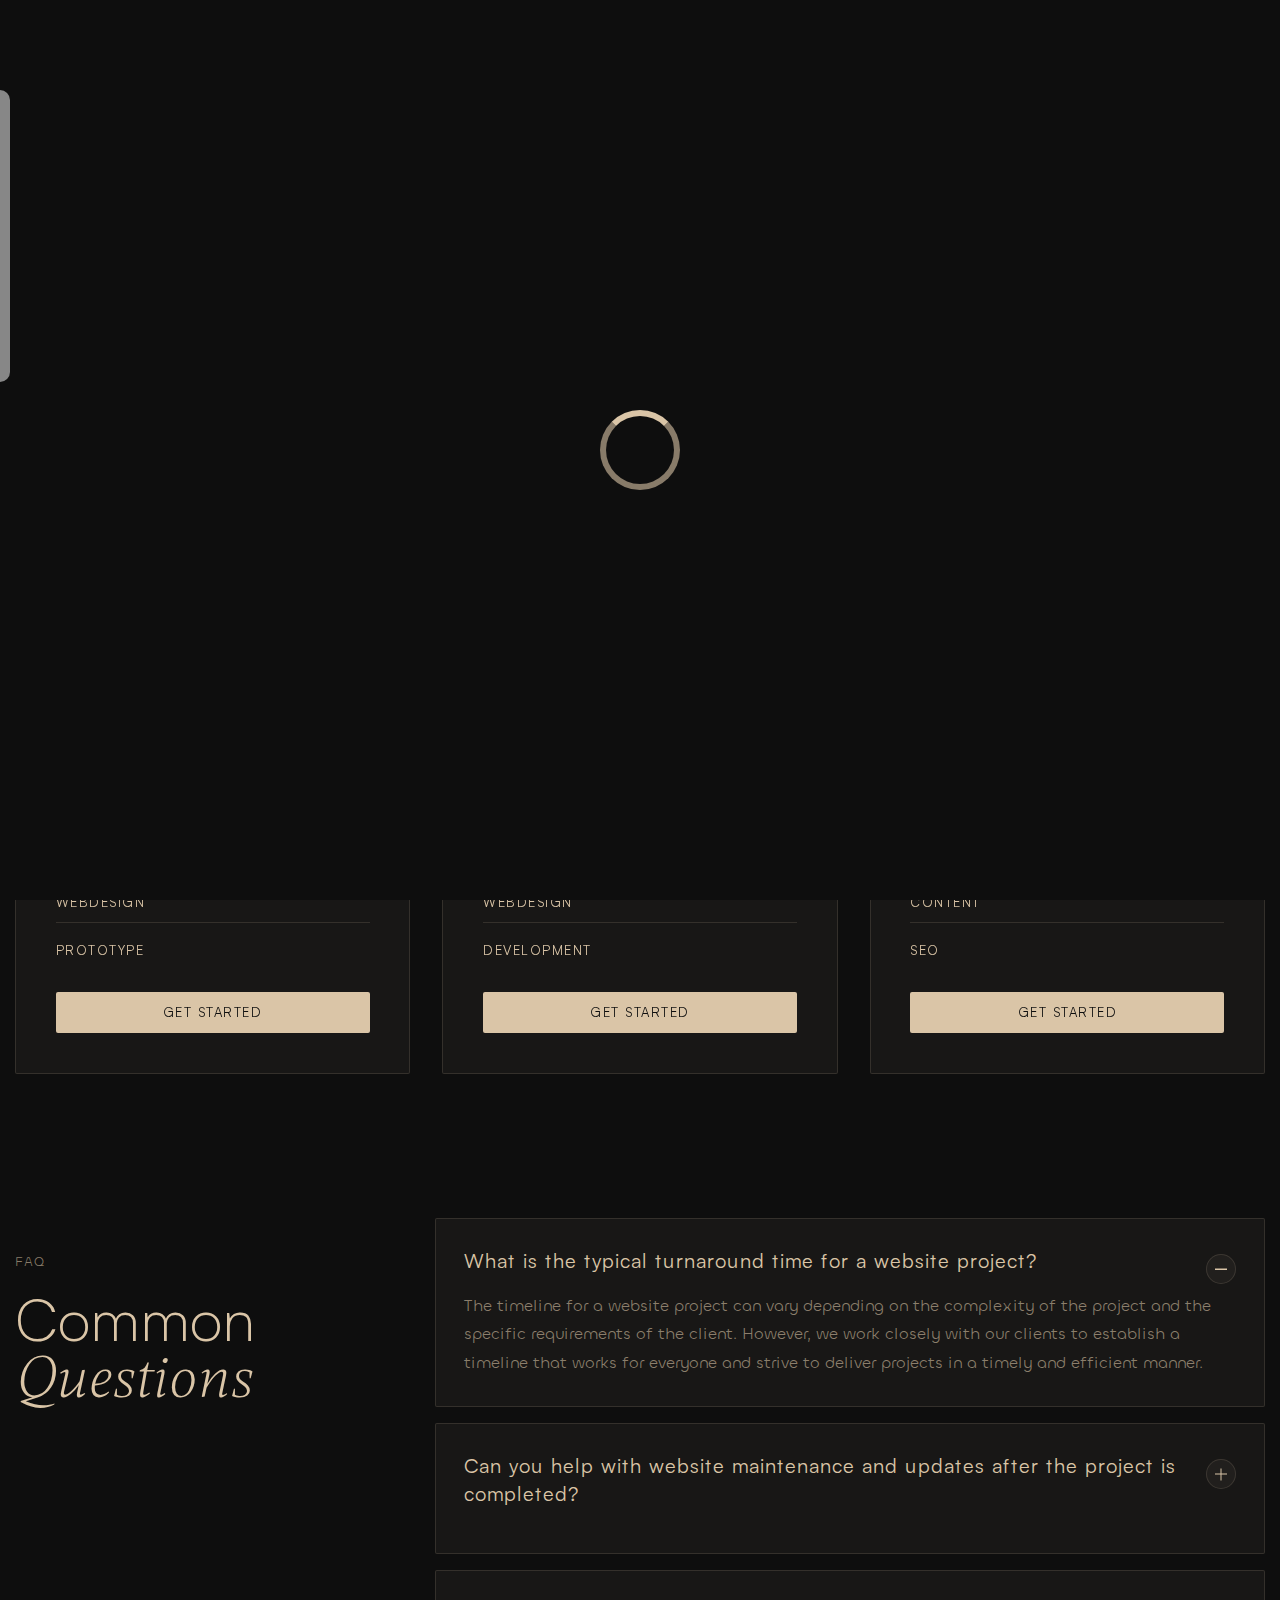
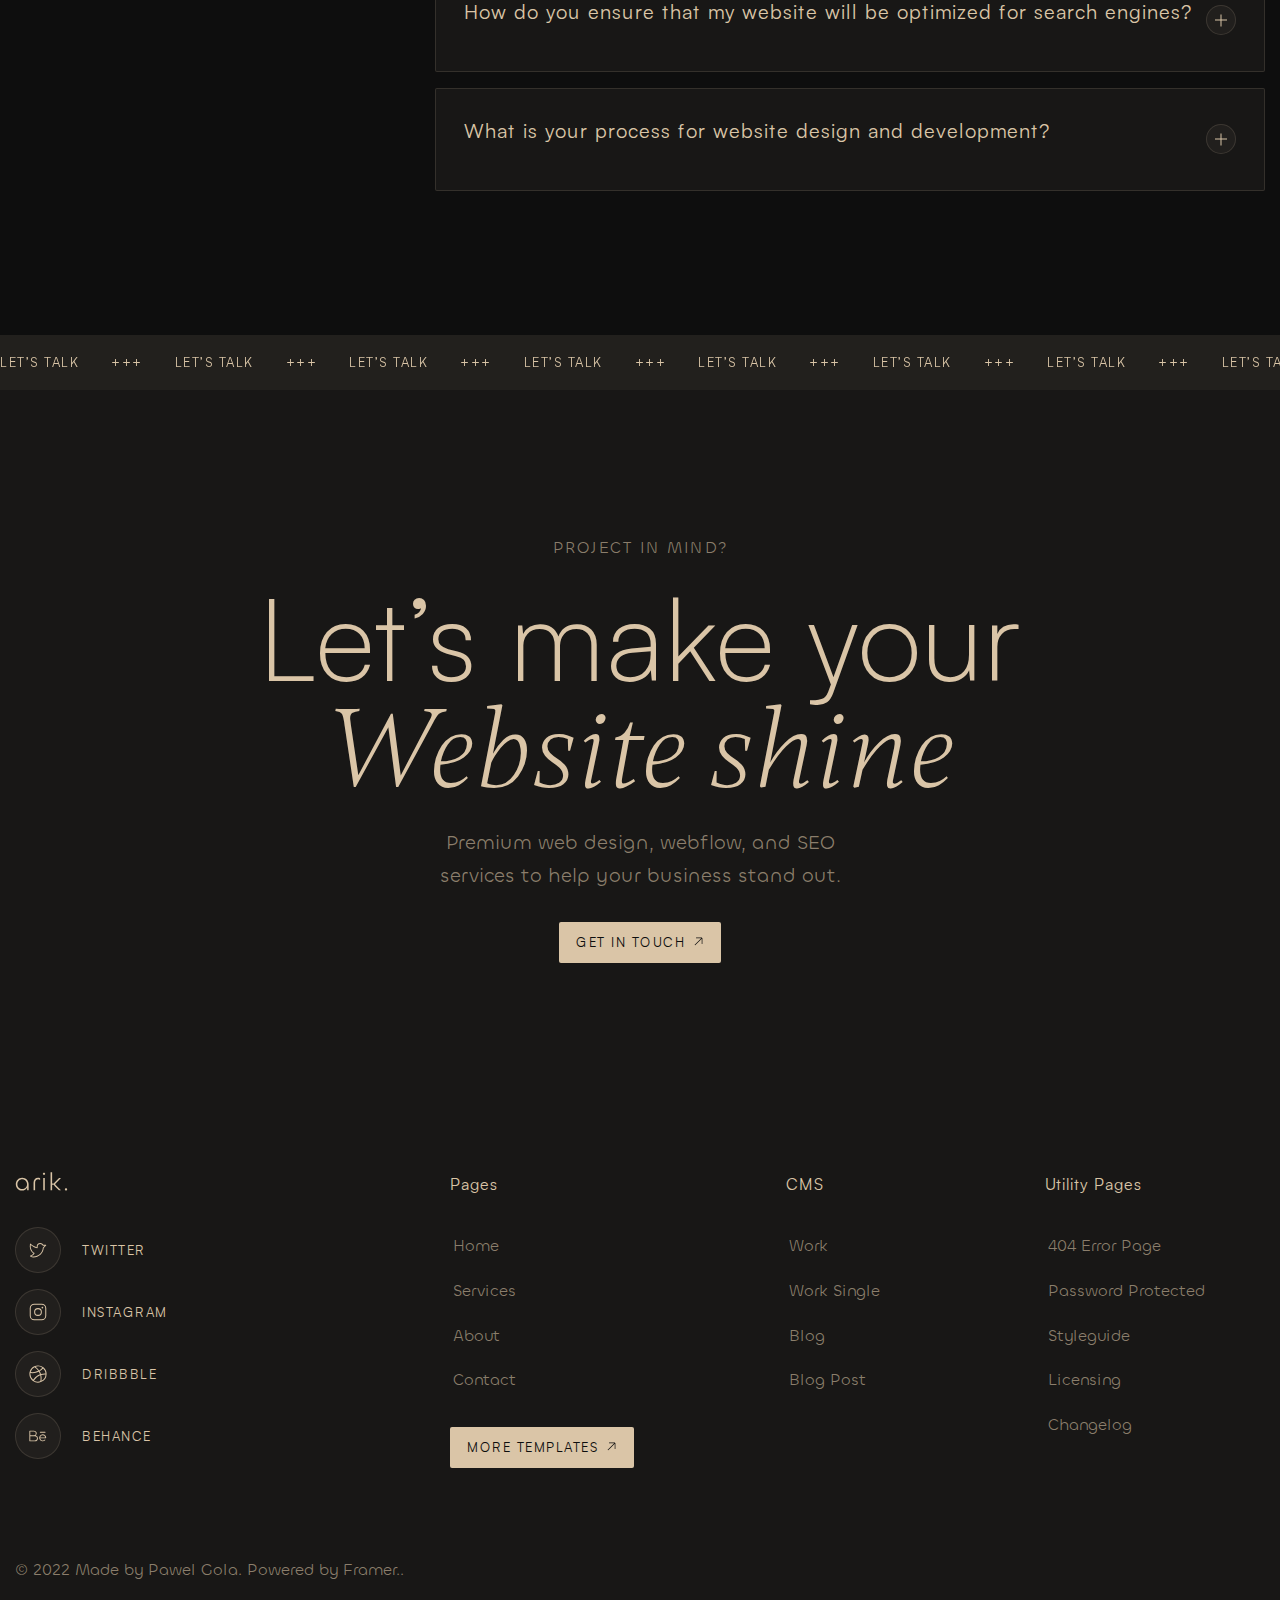
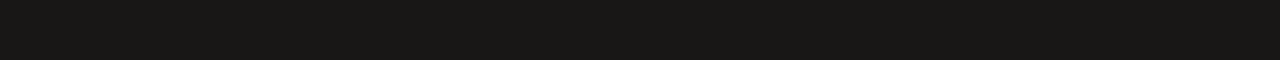
<file: pricing.html>
<!doctype html>
<html lang="en">
	<head>
		<noscript>
			<style data-preloader="false">
				body:not(.loaded) > *:not(.preloader) {
      opacity: 0;
      visibility: hidden;
    }

    .loaded body > *:not(.preloader) {
      transition: opacity 0.5s ease;
      opacity: 1;
      visibility: visible;
    }
			</style>
		</noscript>
		<meta charset="UTF-8">
		<meta name="viewport" content="width=device-width, initial-scale=1.0">
		<link rel="preload" href="./assets/fonts/Satoshi-Regular.woff2" as="font" type="font/woff2" crossorigin="anonymous">
		<link rel="preload" href="./assets/fonts/Satoshi-Light.woff2" as="font" type="font/woff2" crossorigin="anonymous">
		<link rel="preload" href="./assets/fonts/Gambetta-LightItalic.woff2" as="font" type="font/woff2" crossorigin="anonymous">
		<link rel="preload" href="./assets/fonts/Chillax-Regular.woff2" as="font" type="font/woff2" crossorigin="anonymous">
		<link rel="preload" href="./assets/fonts/Chillax-Light.woff2" as="font" type="font/woff2" crossorigin="anonymous">
		<link rel="icon" href="./assets/img/favicon.ico" type="image/x-icon">
		<title>Pricing Page</title>
		<script type="module" crossorigin="" src="./js/app.min.js?v=1762031268787"></script>
		<script type="module" crossorigin="" src="./js/letstalk.min.js?v=1762031268787"></script>
		<link rel="stylesheet" crossorigin="" href="./css/style.min.css?v=1762031268787">
	</head>
	<body>
		<div class="wrapper">
			<header data-header="" data-header-scroll="" class="header">
				<div class="header__container">
					<a class="header__logo" href="/">
						<img src="./assets/img/logo.svg" alt="Logo">
					</a>
					<div class="header__menu menu">
						<nav class="menu__body">
							<ul class="menu__list">
								<li class="menu__item">
									<a href="#" class="menu__link">Services</a>
								</li>
								<li class="menu__item">
									<a href="#" class="menu__link">Work</a>
								</li>
								<li class="menu__item">
									<a href="#" class="menu__link">About</a>
								</li>
								<li class="menu__item">
									<a href="#" class="menu__link">Blog</a>
								</li>
								<li class="menu__item">
									<a href="#" class="menu__link">Pages</a>
								</li>
							</ul>
						</nav>
					</div>
					<a data-button="" class="header__button button" href="#">Let’s talk</a>
					<button type="button" data-menu="" class="icon-menu">
						<span></span>
					</button>
				</div>
			</header>
			<main class="page page--pricing">
				<section class="page__hero-pricing pricing-hero" data-hero="">
					<div class="pricing-hero__container">
						<div data-blockheader="" class="pricing-hero__block-header block-header">
							<div class="block-header__label block-header__label--size-13">Pricing</div>
							<h1 class="block-header__title block-header__title--size-80">
								Experience the Power of
								<span>Premium Webdesign</span>
							</h1>
							<div class="block-header__text block-header__text--size">
								<p>
									Choose a package that suits your needs and budget. Transparent pricing with no hidden fees.
								</p>
							</div>
						</div>
					</div>
				</section>
				<section class="page__pricing pricing">
					<div class="pricing__container">
						<h2 class="pricing__title visually-hidden">My services</h2>
						<div class="pricing__items">
							<article class="pricing__item item-pricing">
								<div class="item-pricing__info">
									<h3 class="item-pricing__title">Lite</h3>
									<div class="item-pricing__price">$3900.00</div>
									<div class="item-pricing__text">
										<p>
											Affordable web design package with a custom design, CMS integration, and responsive design for small
                businesses and startups.
										</p>
									</div>
								</div>
								<ul class="item-pricing__features">
									<li class="item-pricing__feature">Concept</li>
									<li class="item-pricing__feature">Strategy</li>
									<li class="item-pricing__feature">Webdesign</li>
									<li class="item-pricing__feature">Prototype</li>
								</ul>
								<a class="item-pricing__button button button--primary" href="#">Get Started</a>
							</article>
							<article class="pricing__item item-pricing">
								<div class="item-pricing__info">
									<h3 class="item-pricing__title">Premium</h3>
									<div class="item-pricing__price">$6900.00</div>
									<div class="item-pricing__text">
										<p>
											Comprehensive web design package with UX/UI design, interactive prototype, Framer development, and CMS
                integration for medium businesses.
										</p>
									</div>
								</div>
								<ul class="item-pricing__features">
									<li class="item-pricing__feature">Concept</li>
									<li class="item-pricing__feature">Strategy</li>
									<li class="item-pricing__feature">Webdesign</li>
									<li class="item-pricing__feature">Development</li>
								</ul>
								<div class="item-pricing__labels">
									<span class="item-pricing__label">Popular</span>
								</div>
								<a class="item-pricing__button button button--primary" href="#">Get Started</a>
							</article>
							<article class="pricing__item item-pricing">
								<div class="item-pricing__info">
									<h3 class="item-pricing__title">Gold</h3>
									<div class="item-pricing__price">$9900.00</div>
									<div class="item-pricing__text">
										<p>
											Elite web design package with SEO optimization, research, and SEO support for businesses looking to
                dominate their market.
										</p>
									</div>
								</div>
								<ul class="item-pricing__features">
									<li class="item-pricing__feature">Webdesign</li>
									<li class="item-pricing__feature">Development</li>
									<li class="item-pricing__feature">Content</li>
									<li class="item-pricing__feature">SEO</li>
								</ul>
								<a class="item-pricing__button button button--primary" href="#">Get Started</a>
							</article>
						</div>
					</div>
				</section>
				<section class="page__faq faq">
					<div class="faq__container">
						<div data-blockheader="" class="faq__block-header block-header">
							<div class="block-header__label block-header__label--size-13">FAQ</div>
							<h2 class="block-header__title block-header__title--size-64">
								Common
								<span>Questions</span>
							</h2>
						</div>
						<div data-accordions="" class="faq__accordions accordions-faq accordions">
							<details data-open="" class="accordions-faq__item">
								<summary class="accordions-faq__title">
									<h3>What is the typical turnaround time for a website project?</h3>
								</summary>
								<div class="accordions-faq__body">
									The timeline for a website project can vary depending on the complexity of the project and the specific
            requirements of the client. However, we work closely with our clients to establish a timeline that works for
            everyone and strive to deliver projects in a timely and efficient manner.
								</div>
							</details>
							<details class="accordions-faq__item">
								<summary class="accordions-faq__title">
									<h3>
										Can you help with website maintenance and updates after the project is completed?
									</h3>
								</summary>
								<div class="accordions-faq__body">
									The timeline for a website project can vary depending on the complexity of the project and the specific
            requirements of the client. However, we work closely with our clients to establish a timeline that works for
            everyone and strive to deliver projects in a timely and efficient manner.
								</div>
							</details>
							<details class="accordions-faq__item">
								<summary class="accordions-faq__title">
									<h3>How do you ensure that my website will be optimized for search engines?</h3>
								</summary>
								<div class="accordions-faq__body">
									The timeline for a website project can vary depending on the complexity of the project and the specific
            requirements of the client. However, we work closely with our clients to establish a timeline that works for
            everyone and strive to deliver projects in a timely and efficient manner.
								</div>
							</details>
							<details class="accordions-faq__item">
								<summary class="accordions-faq__title">
									<h3>What is your process for website design and development?</h3>
								</summary>
								<div class="accordions-faq__body">
									The timeline for a website project can vary depending on the complexity of the project and the specific
            requirements of the client. However, we work closely with our clients to establish a timeline that works for
            everyone and strive to deliver projects in a timely and efficient manner.
								</div>
							</details>
						</div>
					</div>
				</section>
			</main>
			<aside data-letstalk="" class="lets-talk">
				<div data-marquee="" data-marquee-speed="300" data-marquee-space="32" class="lets-talk__line line-talk">
					<div class="line-talk__item">Let’s talk</div>
					<div class="line-talk__item">+++</div>
				</div>
				<section class="lets-talk__content">
					<div class="lets-talk__container">
						<div data-blockheader="" class="lets-talk__block-header block-header">
							<span class="block-header__label">Project in mind?</span>
							<h2 class="block-header__title">
								Let’s make your
								<span>Website shine</span>
							</h2>
							<div class="block-header__text">
								<p>Premium web design, webflow, and SEO services to help your business stand out.</p>
							</div>
						</div>
						<a data-button="" class="lets-talk__link button button--icon" href="#">
							<span>Get in touch</span>
							<div>
								<svg>
									<use xlink:href="./assets/img/spritemap.svg#sprite-arrow"></use>
								</svg>
							</div>
						</a>
					</div>
				</section>
			</aside>
			<footer data-footer="" data-watcher="" class="footer">
				<div class="footer__container">
					<div class="footer__content content-footer">
						<div class="content-footer__columns">
							<div class="content-footer__column">
								<a class="content-footer__logo" href="/">
									<img src="./assets/img/logo.svg" alt="Logo">
								</a>
								<div data-socials="" class="content-footer__socials socials socials--vertical">
									<ul class="socials__list">
										<li class="socials__item">
											<a data-button="" class="socials__link button button--social-icon" href="#" target="_blank">
												<span>Twitter</span>
												<div>
													<svg>
														<use xlink:href="./assets/img/spritemap.svg#sprite-s-twitter"></use>
													</svg>
												</div>
											</a>
										</li>
										<li class="socials__item">
											<a data-button="" class="socials__link button button--social-icon" href="#" target="_blank">
												<span>Instagram</span>
												<div>
													<svg>
														<use xlink:href="./assets/img/spritemap.svg#sprite-s-instagram"></use>
													</svg>
												</div>
											</a>
										</li>
										<li class="socials__item">
											<a data-button="" class="socials__link button button--social-icon" href="#" target="_blank">
												<span>Dribbble</span>
												<div>
													<svg>
														<use xlink:href="./assets/img/spritemap.svg#sprite-s-dribble"></use>
													</svg>
												</div>
											</a>
										</li>
										<li class="socials__item">
											<a data-button="" class="socials__link button button--social-icon" href="#" target="_blank">
												<span>Behance</span>
												<div>
													<svg>
														<use xlink:href="./assets/img/spritemap.svg#sprite-s-behance"></use>
													</svg>
												</div>
											</a>
										</li>
									</ul>
								</div>
							</div>
							<div data-accordions="767.98" class="content-footer__column accordions">
								<details class="content-footer__menu">
									<summary>
										<h3 class="content-footer__title">Pages</h3>
									</summary>
									<nav class="content-footer__body">
										<ul class="content-footer__list">
											<li class="content-footer__item">
												<a href="#" class="content-footer__link">Home</a>
											</li>
											<li class="content-footer__item">
												<a href="#" class="content-footer__link">Services</a>
											</li>
											<li class="content-footer__item">
												<a href="#" class="content-footer__link">About</a>
											</li>
											<li class="content-footer__item">
												<a href="#" class="content-footer__link">Contact</a>
											</li>
											<li class="content-footer__item">
												<a class="content-footer__link button button--icon" href="#">
													<span>More Templates</span>
													<div>
														<svg>
															<use xlink:href="./assets/img/spritemap.svg#sprite-arrow"></use>
														</svg>
													</div>
												</a>
											</li>
										</ul>
									</nav>
								</details>
								<details class="content-footer__menu">
									<summary>
										<h3 class="content-footer__title">CMS</h3>
									</summary>
									<nav class="content-footer__body">
										<ul class="content-footer__list">
											<li class="content-footer__item">
												<a href="#" class="content-footer__link">Work</a>
											</li>
											<li class="content-footer__item">
												<a href="#" class="content-footer__link">Work Single</a>
											</li>
											<li class="content-footer__item">
												<a href="#" class="content-footer__link">Blog</a>
											</li>
											<li class="content-footer__item">
												<a href="#" class="content-footer__link">Blog Post</a>
											</li>
										</ul>
									</nav>
								</details>
								<details class="content-footer__menu">
									<summary>
										<h3 class="content-footer__title">Utility Pages</h3>
									</summary>
									<nav class="content-footer__body">
										<ul class="content-footer__list">
											<li class="content-footer__item">
												<a href="#" class="content-footer__link">404 Error Page</a>
											</li>
											<li class="content-footer__item">
												<a href="#" class="content-footer__link">Password Protected</a>
											</li>
											<li class="content-footer__item">
												<a href="#" class="content-footer__link">Styleguide</a>
											</li>
											<li class="content-footer__item">
												<a href="#" class="content-footer__link">Licensing</a>
											</li>
											<li class="content-footer__item">
												<a href="#" class="content-footer__link">Changelog</a>
											</li>
										</ul>
									</nav>
								</details>
							</div>
						</div>
					</div>
					<div class="footer__copy copy-footer">
						<div class="copy-footer__text">
							<p>© 2022 Made by Pawel Gola. Powered by Framer..</p>
						</div>
						<button data-goto="[data-hero]" data-goto-header="" class="to-top button button--icon button--text-icon button--to-top" aria-label="To top" type="button">
							<div>
								<svg>
									<use xlink:href="./assets/img/spritemap.svg#sprite-arrow"></use>
								</svg>
							</div>
						</button>
					</div>
				</div>
			</footer>
		</div>
		<ul id="dev-panel">
			<li>
				<a href="works.html">works</a>
			</li>
			<li>
				<a href="services.html">services</a>
			</li>
			<li>
				<a href="pricing.html">pricing</a>
			</li>
			<li>
				<a href="index.html">home</a>
			</li>
			<li>
				<a href="contacts.html">contacts</a>
			</li>
			<li>
				<a href="blog.html">blog</a>
			</li>
			<li>
				<a href="about.html">about</a>
			</li>
		</ul>
		<style>
			#dev-panel{
				position: fixed;
				left: 10px;
				padding: 15px 25px 15px 15px;
				border-radius: 0 10px 10px 0;
				top: 10%;
				color: #000;
				background-color: rgba(255, 255, 255, 0.5);
				transform: translate(-100%, 0px);
				max-height: 80svh;
				overflow: auto;
				transition: all 300ms;
				z-index: 9999;
				font-family: Roboto', sans-serif;
			}
			#dev-panel li{
				list-style:none;
			}
			#dev-panel hr{
				border-bottom: 1px solid #000;
			}
			#dev-panel:hover{
				left: 0px;
				transform: translate(0, 0);
			}
			#dev-panel a{
				text-decoration: none;
				text-transform: capitalize;
				color: inherit;
			}
			#dev-panel a:hover {
				text-decoration: underline;
			}
			#dev-panel li:not(:last-child) {
				margin-bottom: 10px;
			}
		</style>
	</body>
</html>
</file>
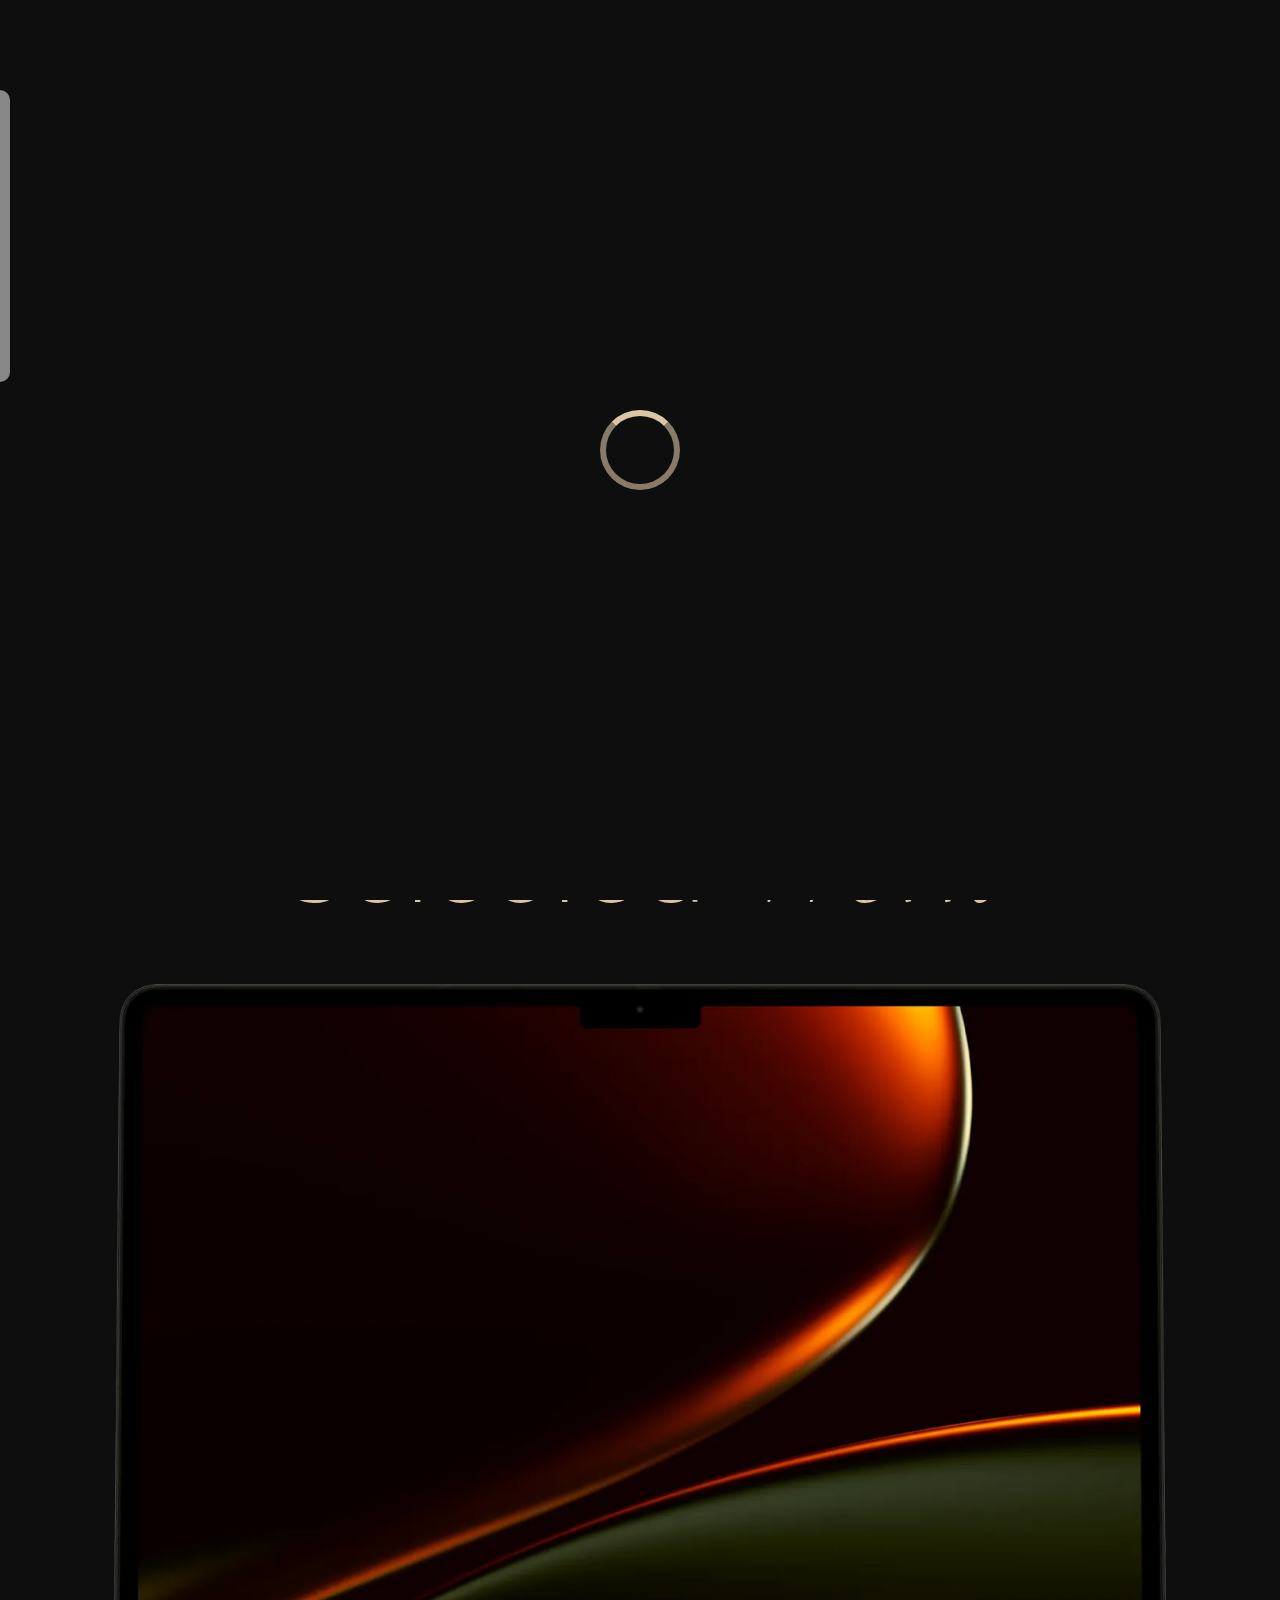
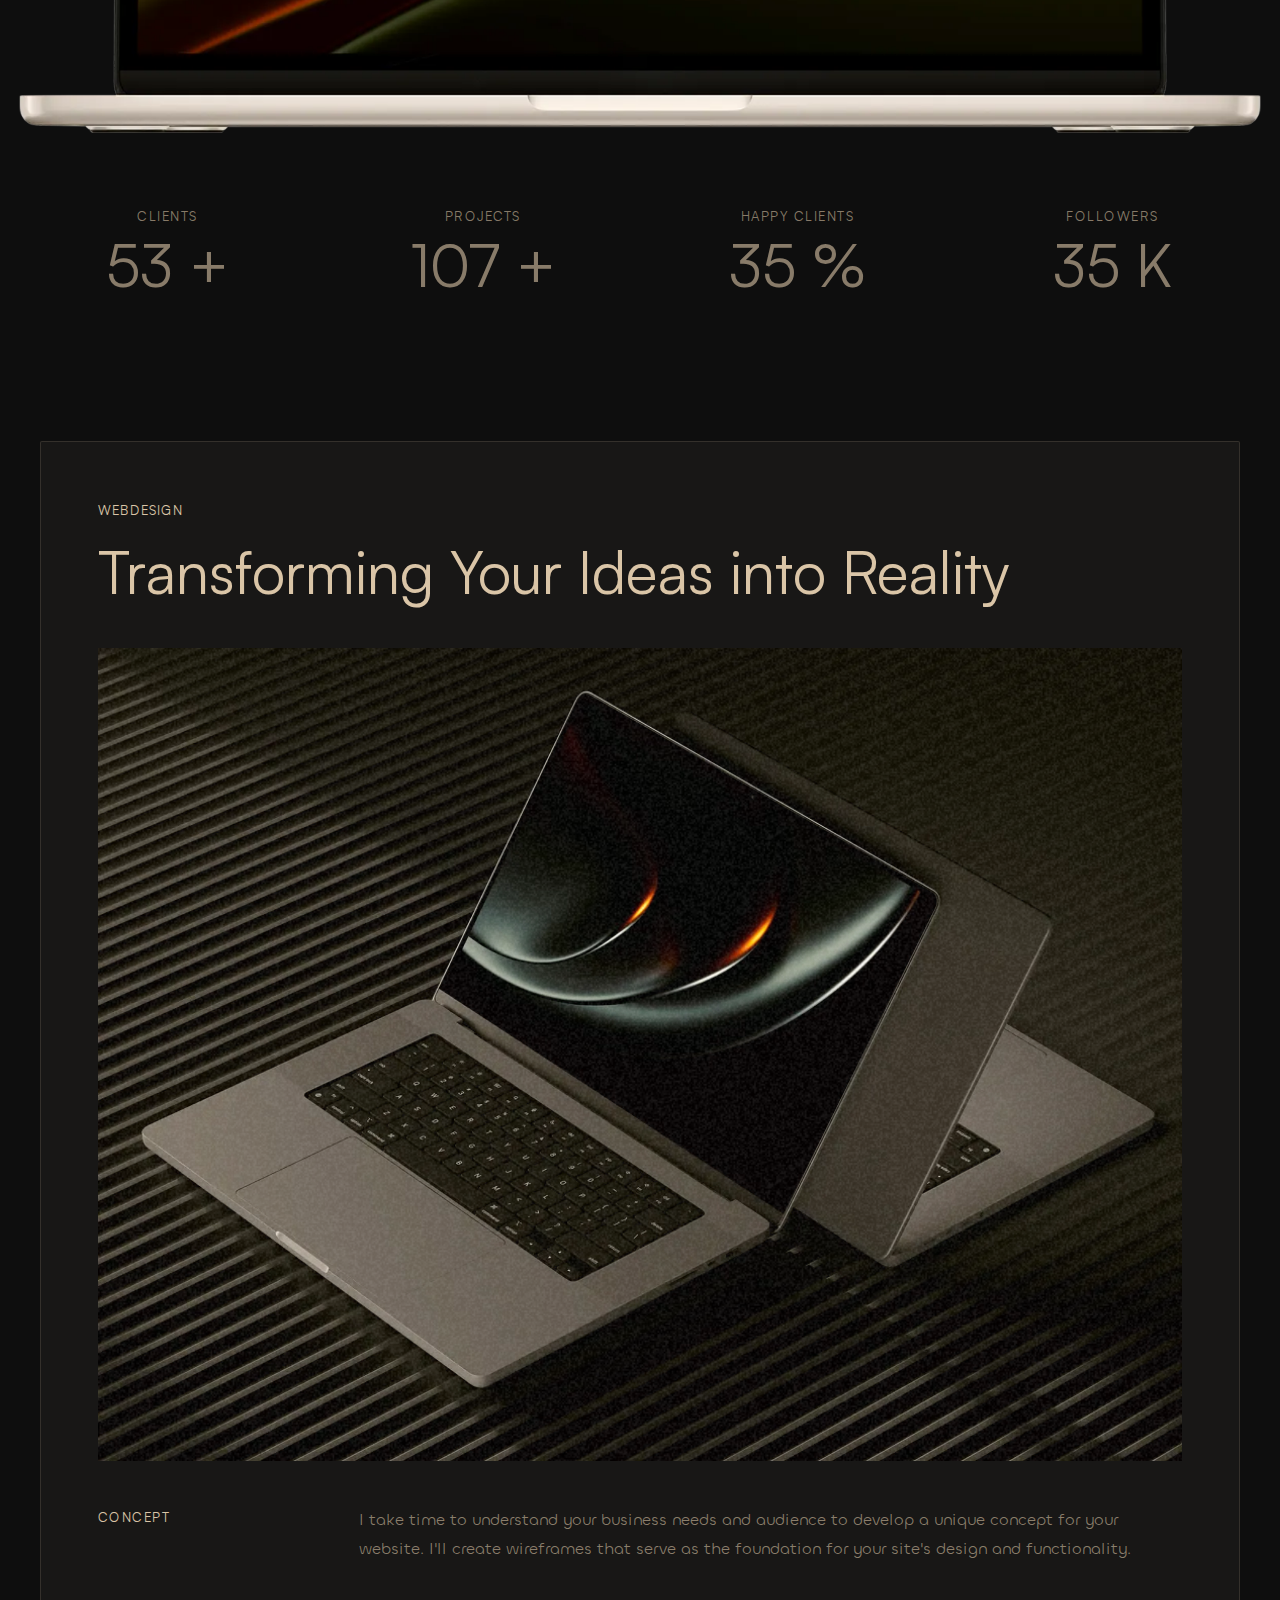
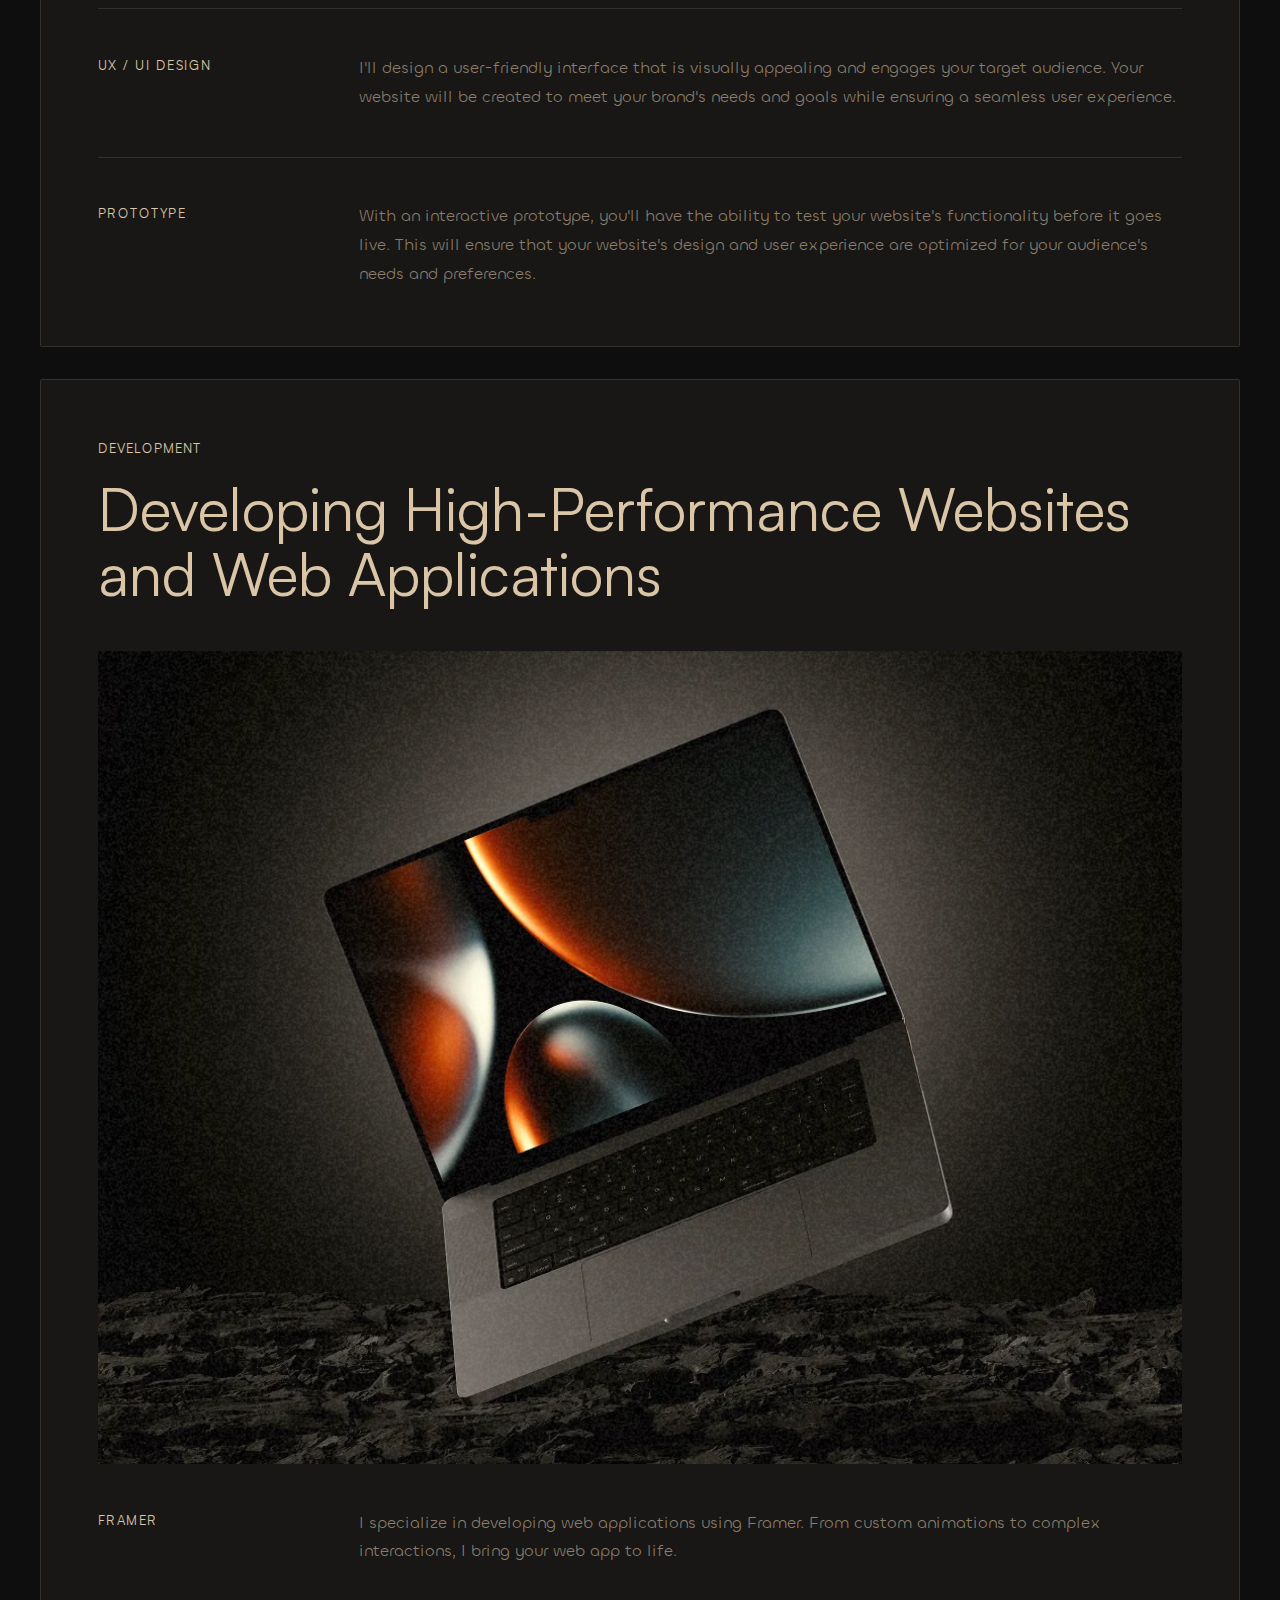
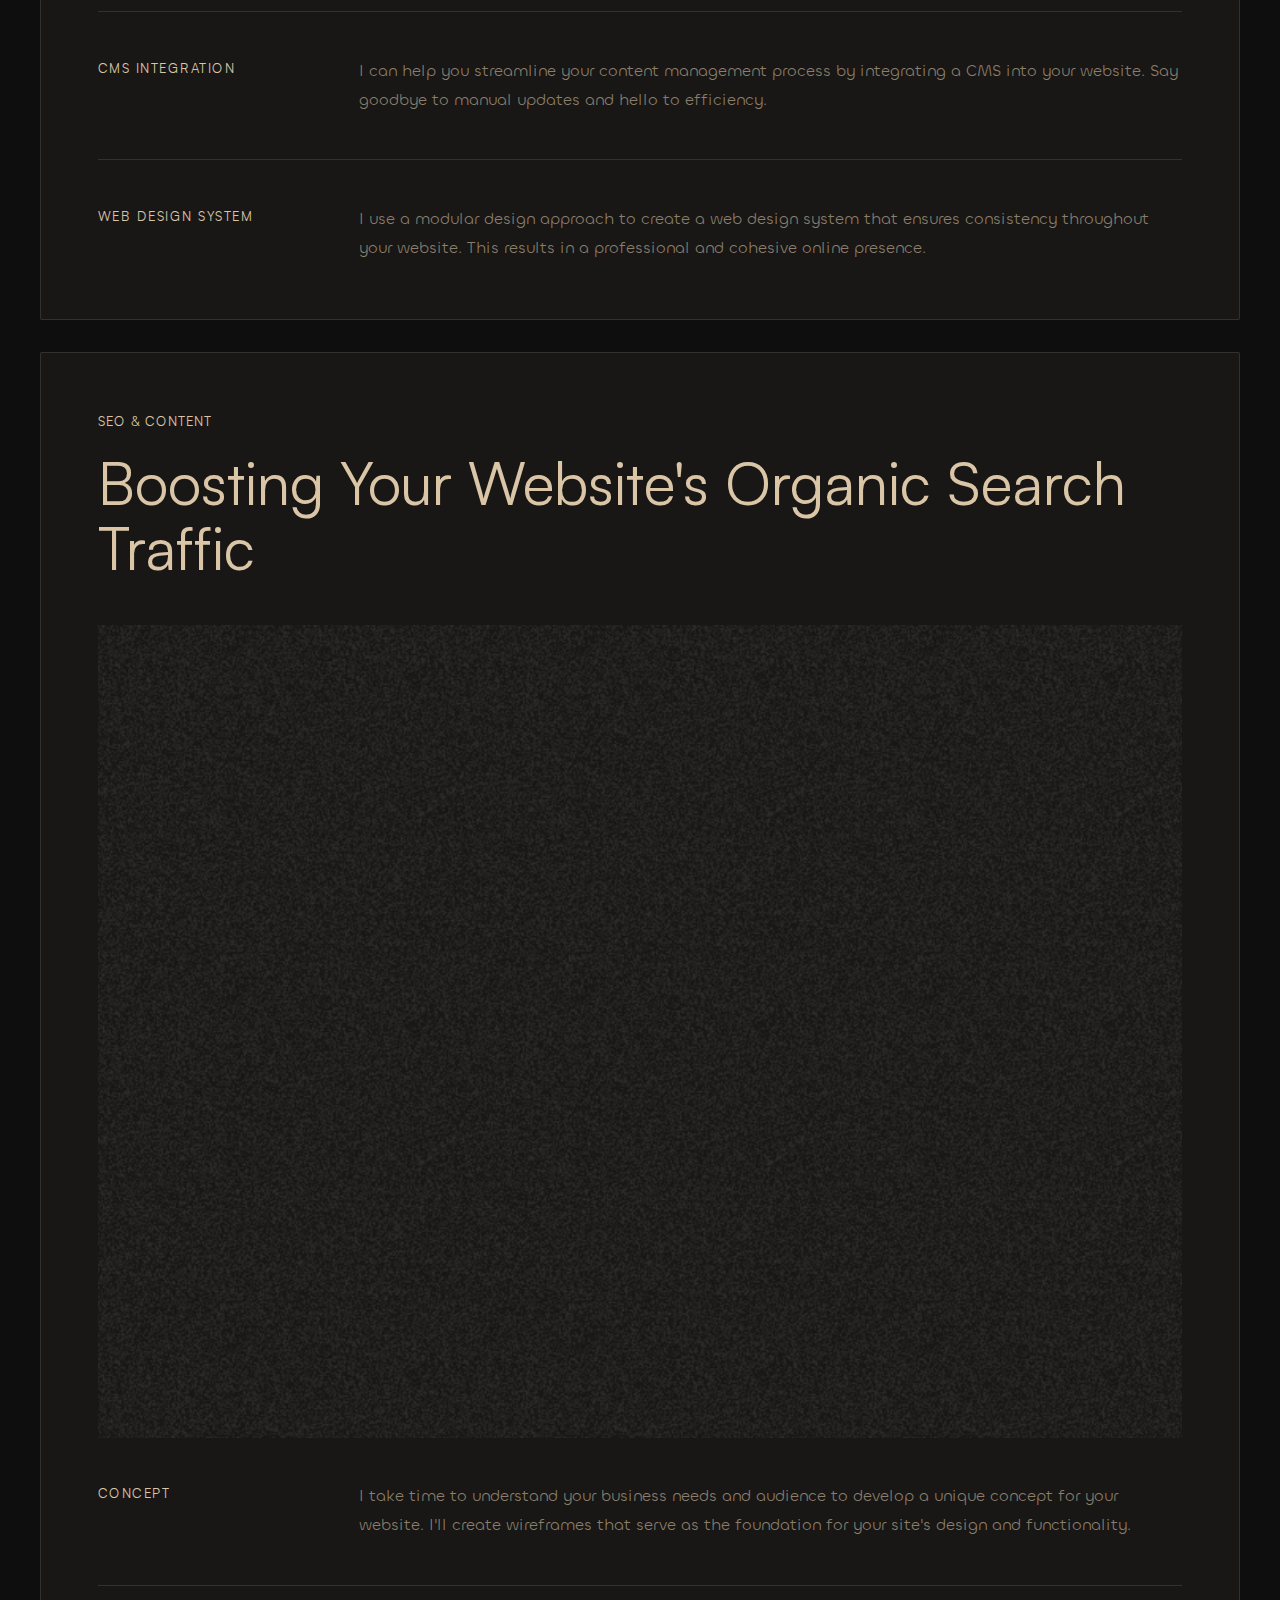
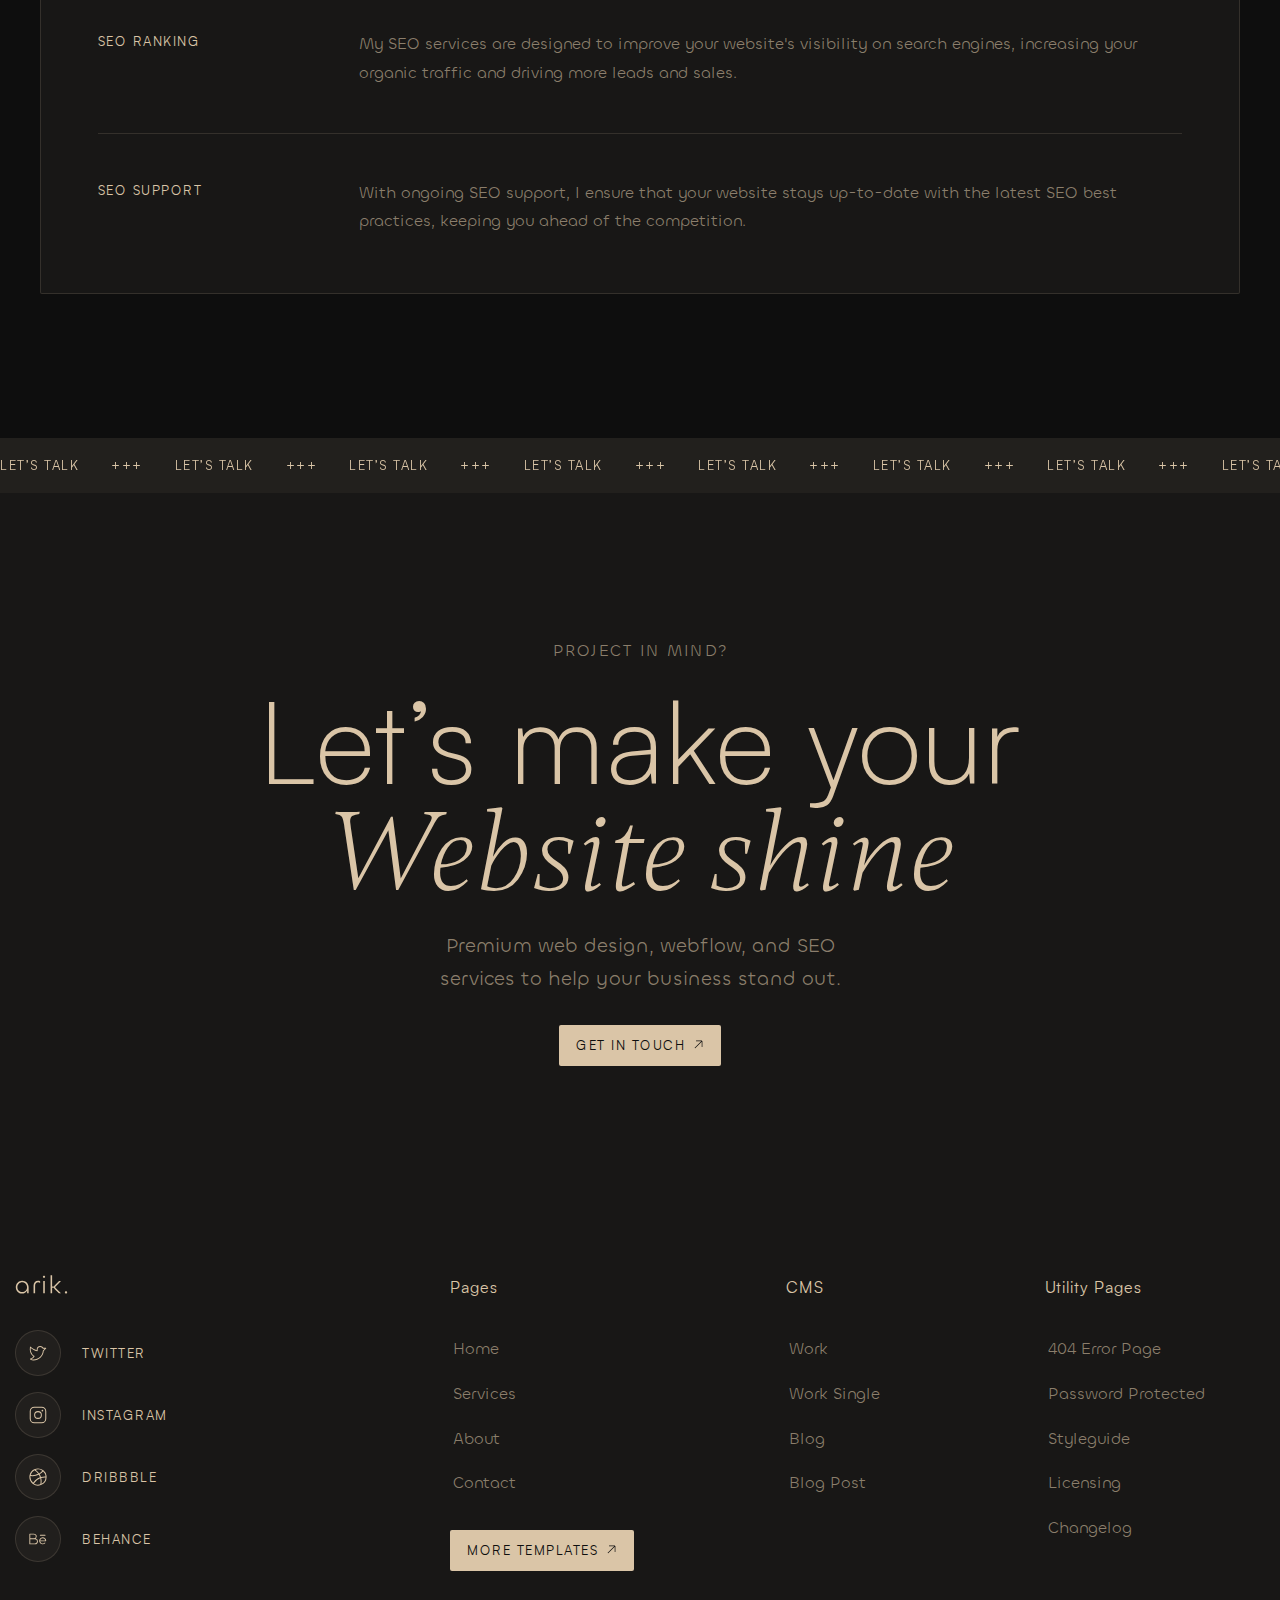
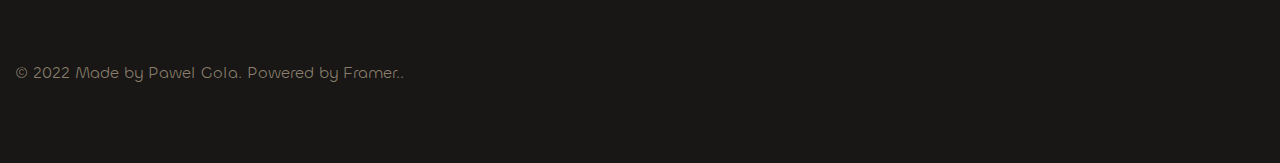
<file: services.html>
<!doctype html>
<html lang="en">
	<head>
		<noscript>
			<style data-preloader="false">
				body:not(.loaded) > *:not(.preloader) {
      opacity: 0;
      visibility: hidden;
    }

    .loaded body > *:not(.preloader) {
      transition: opacity 0.5s ease;
      opacity: 1;
      visibility: visible;
    }
			</style>
		</noscript>
		<meta charset="UTF-8">
		<meta name="viewport" content="width=device-width, initial-scale=1.0">
		<link rel="preload" href="./assets/fonts/Satoshi-Regular.woff2" as="font" type="font/woff2" crossorigin="anonymous">
		<link rel="preload" href="./assets/fonts/Satoshi-Light.woff2" as="font" type="font/woff2" crossorigin="anonymous">
		<link rel="preload" href="./assets/fonts/Gambetta-LightItalic.woff2" as="font" type="font/woff2" crossorigin="anonymous">
		<link rel="preload" href="./assets/fonts/Chillax-Regular.woff2" as="font" type="font/woff2" crossorigin="anonymous">
		<link rel="preload" href="./assets/fonts/Chillax-Light.woff2" as="font" type="font/woff2" crossorigin="anonymous">
		<link rel="icon" href="./assets/img/favicon.ico" type="image/x-icon">
		<title>Services Page</title>
		<script type="module" crossorigin="" src="./js/services.min.js?v=1762031268793"></script>
		<link rel="modulepreload" crossorigin="" href="./js/app.min.js">
		<link rel="modulepreload" crossorigin="" href="./js/letstalk.min.js">
		<link rel="stylesheet" crossorigin="" href="./css/style.min.css?v=1762031268793">
	</head>
	<body>
		<div class="wrapper">
			<header data-header="" data-header-scroll="" class="header">
				<div class="header__container">
					<a class="header__logo" href="/">
						<img src="./assets/img/logo.svg" alt="Logo">
					</a>
					<div class="header__menu menu">
						<nav class="menu__body">
							<ul class="menu__list">
								<li class="menu__item">
									<a href="#" class="menu__link menu__link--active">Services</a>
								</li>
								<li class="menu__item">
									<a href="#" class="menu__link">Work</a>
								</li>
								<li class="menu__item">
									<a href="#" class="menu__link">About</a>
								</li>
								<li class="menu__item">
									<a href="#" class="menu__link">Blog</a>
								</li>
								<li class="menu__item">
									<a href="#" class="menu__link">Pages</a>
								</li>
							</ul>
						</nav>
					</div>
					<a data-button="" class="header__button button" href="#">Let’s talk</a>
					<button type="button" data-menu="" class="icon-menu">
						<span></span>
					</button>
				</div>
			</header>
			<main class="page page--services">
				<section class="page__hero-services services-hero" data-hero="">
					<div class="services-hero__container">
						<div data-blockheader="" class="services-hero__block-header block-header">
							<h1 class="block-header__title">
								Web
								<br>
								Design
								<span>& Framer</span>
							</h1>
							<div class="block-header__text">
								<p>
									Premium web design, development, and SEO services to help your business stand out.
								</p>
							</div>
						</div>
						<div data-arrow-down="" class="services-hero__arrow-down arrow-down" aria-hidden="true">
							<div class="arrow-down__icon">
								<svg>
									<use xlink:href="./assets/img/spritemap.svg#sprite-arrow"></use>
								</svg>
							</div>
							<div class="arrow-down__text">My Services</div>
						</div>
					</div>
				</section>
				<section class="page__works works">
					<div class="works__container works__container--big">
						<div data-blockheader="" class="works__block-header block-header">
							<h2 class="block-header__title">
								Selected
								<span>Work</span>
							</h2>
						</div>
						<div class="works__image">
							<img loading="lazy" alt="Image" src="./assets/img/services/hero-image.webp">
						</div>
						<ul data-watcher="" class="works__stats stats">
							<li class="stats__item">
								<h3 class="stats__title">Clients</h3>
								<div class="stats__value">
									<span data-digits-counter="" data-digits-counter-duration="2500">150</span>
									+
								</div>
							</li>
							<li class="stats__item">
								<h3 class="stats__title">Projects</h3>
								<div class="stats__value">
									<span data-digits-counter="" data-digits-counter-duration="2500">300</span>
									+
								</div>
							</li>
							<li class="stats__item">
								<h3 class="stats__title">Happy Clients</h3>
								<div class="stats__value">
									<span data-digits-counter="" data-digits-counter-duration="2500">100</span>
									%
								</div>
							</li>
							<li class="stats__item">
								<h3 class="stats__title">Followers</h3>
								<div class="stats__value">
									<span data-digits-counter="" data-digits-counter-duration="2500">100</span>
									K
								</div>
							</li>
						</ul>
						<div class="works__services services">
							<article class="services__item item-services">
								<div class="item-services__header">
									<div class="item-services__label">Webdesign</div>
									<h3 class="item-services__title">
										<a class="item-services__link-title" href="#">Transforming Your Ideas into Reality</a>
									</h3>
								</div>
								<a class="item-services__image" href="#">
									<img loading="lazy" alt="Transforming Your Ideas into Reality" src="./assets/img/services/01.webp">
								</a>
								<ul class="item-services__list list-services">
									<li class="list-services__item">
										<div class="list-services__label">Concept</div>
										<div class="list-services__text">
											<p>
												I take time to understand your business needs and audience to develop a unique concept for your
                  website. I'll create wireframes that serve as the foundation for your site's design and functionality.
											</p>
										</div>
									</li>
									<li class="list-services__item">
										<div class="list-services__label">UX / Ui Design</div>
										<div class="list-services__text">
											<p>
												I'll design a user-friendly interface that is visually appealing and engages your target audience.
                  Your website will be created to meet your brand's needs and goals while ensuring a seamless user
                  experience.
											</p>
										</div>
									</li>
									<li class="list-services__item">
										<div class="list-services__label">Prototype</div>
										<div class="list-services__text">
											<p>
												With an interactive prototype, you'll have the ability to test your website's functionality before it
                  goes live. This will ensure that your website's design and user experience are optimized for your
                  audience's needs and preferences.
											</p>
										</div>
									</li>
								</ul>
							</article>
							<article class="services__item item-services">
								<div class="item-services__header">
									<div class="item-services__label">Development</div>
									<h3 class="item-services__title">
										<a class="item-services__link-title" href="#">Developing High-Performance Websites and Web Applications</a>
									</h3>
								</div>
								<a class="item-services__image" href="#">
									<img loading="lazy" alt="Developing High-Performance Websites and Web Applications" src="./assets/img/services/02.webp">
								</a>
								<ul class="item-services__list list-services">
									<li class="list-services__item">
										<div class="list-services__label">Framer</div>
										<div class="list-services__text">
											<p>
												I specialize in developing web applications using Framer. From custom animations to complex
                  interactions, I bring your web app to life.
											</p>
										</div>
									</li>
									<li class="list-services__item">
										<div class="list-services__label">CMS Integration</div>
										<div class="list-services__text">
											<p>
												I can help you streamline your content management process by integrating a CMS into your website. Say
                  goodbye to manual updates and hello to efficiency.
											</p>
										</div>
									</li>
									<li class="list-services__item">
										<div class="list-services__label">WEb Design System</div>
										<div class="list-services__text">
											<p>
												I use a modular design approach to create a web design system that ensures consistency throughout your
                  website. This results in a professional and cohesive online presence.
											</p>
										</div>
									</li>
								</ul>
							</article>
							<article class="services__item item-services">
								<div class="item-services__header">
									<div class="item-services__label">SEO & content</div>
									<h3 class="item-services__title">
										<a class="item-services__link-title" href="#">Boosting Your Website's Organic Search Traffic</a>
									</h3>
								</div>
								<a class="item-services__image" href="#">
									<img loading="lazy" alt="Boosting Your Website's Organic Search Traffic" src="./assets/img/services/03.webp">
								</a>
								<ul class="item-services__list list-services">
									<li class="list-services__item">
										<div class="list-services__label">Concept</div>
										<div class="list-services__text">
											<p>
												I take time to understand your business needs and audience to develop a unique concept for your
                  website. I'll create wireframes that serve as the foundation for your site's design and functionality.
											</p>
										</div>
									</li>
									<li class="list-services__item">
										<div class="list-services__label">SEO Ranking</div>
										<div class="list-services__text">
											<p>
												My SEO services are designed to improve your website's visibility on search engines, increasing your
                  organic traffic and driving more leads and sales.
											</p>
										</div>
									</li>
									<li class="list-services__item">
										<div class="list-services__label">SEO Support</div>
										<div class="list-services__text">
											<p>
												With ongoing SEO support, I ensure that your website stays up-to-date with the latest SEO best
                  practices, keeping you ahead of the competition.
											</p>
										</div>
									</li>
								</ul>
							</article>
						</div>
					</div>
				</section>
			</main>
			<aside data-letstalk="" class="lets-talk">
				<div data-marquee="" data-marquee-speed="300" data-marquee-space="32" class="lets-talk__line line-talk">
					<div class="line-talk__item">Let’s talk</div>
					<div class="line-talk__item">+++</div>
				</div>
				<section class="lets-talk__content">
					<div class="lets-talk__container">
						<div data-blockheader="" class="lets-talk__block-header block-header">
							<span class="block-header__label">Project in mind?</span>
							<h2 class="block-header__title">
								Let’s make your
								<span>Website shine</span>
							</h2>
							<div class="block-header__text">
								<p>Premium web design, webflow, and SEO services to help your business stand out.</p>
							</div>
						</div>
						<a data-button="" class="lets-talk__link button button--icon" href="#">
							<span>Get in touch</span>
							<div>
								<svg>
									<use xlink:href="./assets/img/spritemap.svg#sprite-arrow"></use>
								</svg>
							</div>
						</a>
					</div>
				</section>
			</aside>
			<footer data-footer="" data-watcher="" class="footer">
				<div class="footer__container">
					<div class="footer__content content-footer">
						<div class="content-footer__columns">
							<div class="content-footer__column">
								<a class="content-footer__logo" href="/">
									<img src="./assets/img/logo.svg" alt="Logo">
								</a>
								<div data-socials="" class="content-footer__socials socials socials--vertical">
									<ul class="socials__list">
										<li class="socials__item">
											<a data-button="" class="socials__link button button--social-icon" href="#" target="_blank">
												<span>Twitter</span>
												<div>
													<svg>
														<use xlink:href="./assets/img/spritemap.svg#sprite-s-twitter"></use>
													</svg>
												</div>
											</a>
										</li>
										<li class="socials__item">
											<a data-button="" class="socials__link button button--social-icon" href="#" target="_blank">
												<span>Instagram</span>
												<div>
													<svg>
														<use xlink:href="./assets/img/spritemap.svg#sprite-s-instagram"></use>
													</svg>
												</div>
											</a>
										</li>
										<li class="socials__item">
											<a data-button="" class="socials__link button button--social-icon" href="#" target="_blank">
												<span>Dribbble</span>
												<div>
													<svg>
														<use xlink:href="./assets/img/spritemap.svg#sprite-s-dribble"></use>
													</svg>
												</div>
											</a>
										</li>
										<li class="socials__item">
											<a data-button="" class="socials__link button button--social-icon" href="#" target="_blank">
												<span>Behance</span>
												<div>
													<svg>
														<use xlink:href="./assets/img/spritemap.svg#sprite-s-behance"></use>
													</svg>
												</div>
											</a>
										</li>
									</ul>
								</div>
							</div>
							<div data-accordions="767.98" class="content-footer__column accordions">
								<details class="content-footer__menu">
									<summary>
										<h3 class="content-footer__title">Pages</h3>
									</summary>
									<nav class="content-footer__body">
										<ul class="content-footer__list">
											<li class="content-footer__item">
												<a href="#" class="content-footer__link">Home</a>
											</li>
											<li class="content-footer__item">
												<a href="#" class="content-footer__link">Services</a>
											</li>
											<li class="content-footer__item">
												<a href="#" class="content-footer__link">About</a>
											</li>
											<li class="content-footer__item">
												<a href="#" class="content-footer__link">Contact</a>
											</li>
											<li class="content-footer__item">
												<a class="content-footer__link button button--icon" href="#">
													<span>More Templates</span>
													<div>
														<svg>
															<use xlink:href="./assets/img/spritemap.svg#sprite-arrow"></use>
														</svg>
													</div>
												</a>
											</li>
										</ul>
									</nav>
								</details>
								<details class="content-footer__menu">
									<summary>
										<h3 class="content-footer__title">CMS</h3>
									</summary>
									<nav class="content-footer__body">
										<ul class="content-footer__list">
											<li class="content-footer__item">
												<a href="#" class="content-footer__link">Work</a>
											</li>
											<li class="content-footer__item">
												<a href="#" class="content-footer__link">Work Single</a>
											</li>
											<li class="content-footer__item">
												<a href="#" class="content-footer__link">Blog</a>
											</li>
											<li class="content-footer__item">
												<a href="#" class="content-footer__link">Blog Post</a>
											</li>
										</ul>
									</nav>
								</details>
								<details class="content-footer__menu">
									<summary>
										<h3 class="content-footer__title">Utility Pages</h3>
									</summary>
									<nav class="content-footer__body">
										<ul class="content-footer__list">
											<li class="content-footer__item">
												<a href="#" class="content-footer__link">404 Error Page</a>
											</li>
											<li class="content-footer__item">
												<a href="#" class="content-footer__link">Password Protected</a>
											</li>
											<li class="content-footer__item">
												<a href="#" class="content-footer__link">Styleguide</a>
											</li>
											<li class="content-footer__item">
												<a href="#" class="content-footer__link">Licensing</a>
											</li>
											<li class="content-footer__item">
												<a href="#" class="content-footer__link">Changelog</a>
											</li>
										</ul>
									</nav>
								</details>
							</div>
						</div>
					</div>
					<div class="footer__copy copy-footer">
						<div class="copy-footer__text">
							<p>© 2022 Made by Pawel Gola. Powered by Framer..</p>
						</div>
						<button data-goto="[data-hero]" data-goto-header="" class="to-top button button--icon button--text-icon button--to-top" aria-label="To top" type="button">
							<div>
								<svg>
									<use xlink:href="./assets/img/spritemap.svg#sprite-arrow"></use>
								</svg>
							</div>
						</button>
					</div>
				</div>
			</footer>
		</div>
		<ul id="dev-panel">
			<li>
				<a href="works.html">works</a>
			</li>
			<li>
				<a href="services.html">services</a>
			</li>
			<li>
				<a href="pricing.html">pricing</a>
			</li>
			<li>
				<a href="index.html">home</a>
			</li>
			<li>
				<a href="contacts.html">contacts</a>
			</li>
			<li>
				<a href="blog.html">blog</a>
			</li>
			<li>
				<a href="about.html">about</a>
			</li>
		</ul>
		<style>
			#dev-panel{
				position: fixed;
				left: 10px;
				padding: 15px 25px 15px 15px;
				border-radius: 0 10px 10px 0;
				top: 10%;
				color: #000;
				background-color: rgba(255, 255, 255, 0.5);
				transform: translate(-100%, 0px);
				max-height: 80svh;
				overflow: auto;
				transition: all 300ms;
				z-index: 9999;
				font-family: Roboto', sans-serif;
			}
			#dev-panel li{
				list-style:none;
			}
			#dev-panel hr{
				border-bottom: 1px solid #000;
			}
			#dev-panel:hover{
				left: 0px;
				transform: translate(0, 0);
			}
			#dev-panel a{
				text-decoration: none;
				text-transform: capitalize;
				color: inherit;
			}
			#dev-panel a:hover {
				text-decoration: underline;
			}
			#dev-panel li:not(:last-child) {
				margin-bottom: 10px;
			}
		</style>
	</body>
</html>
</file>
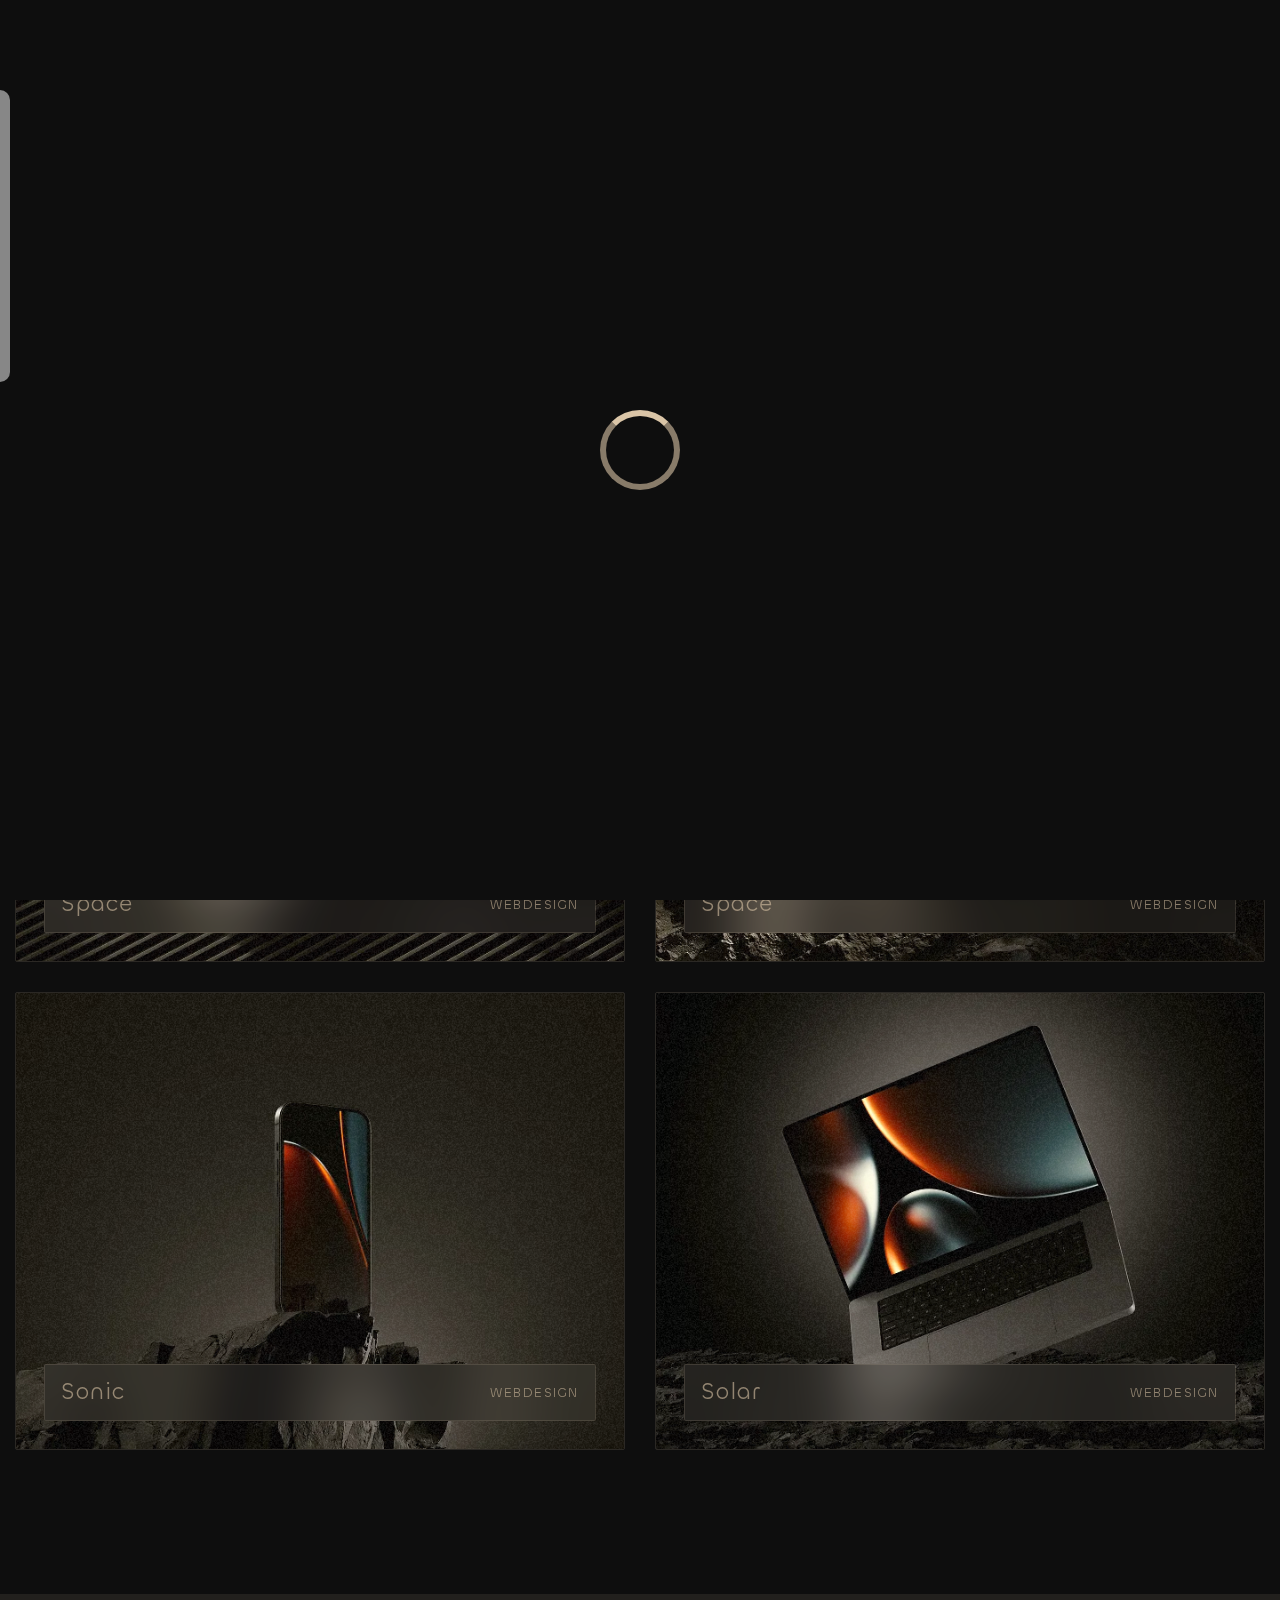
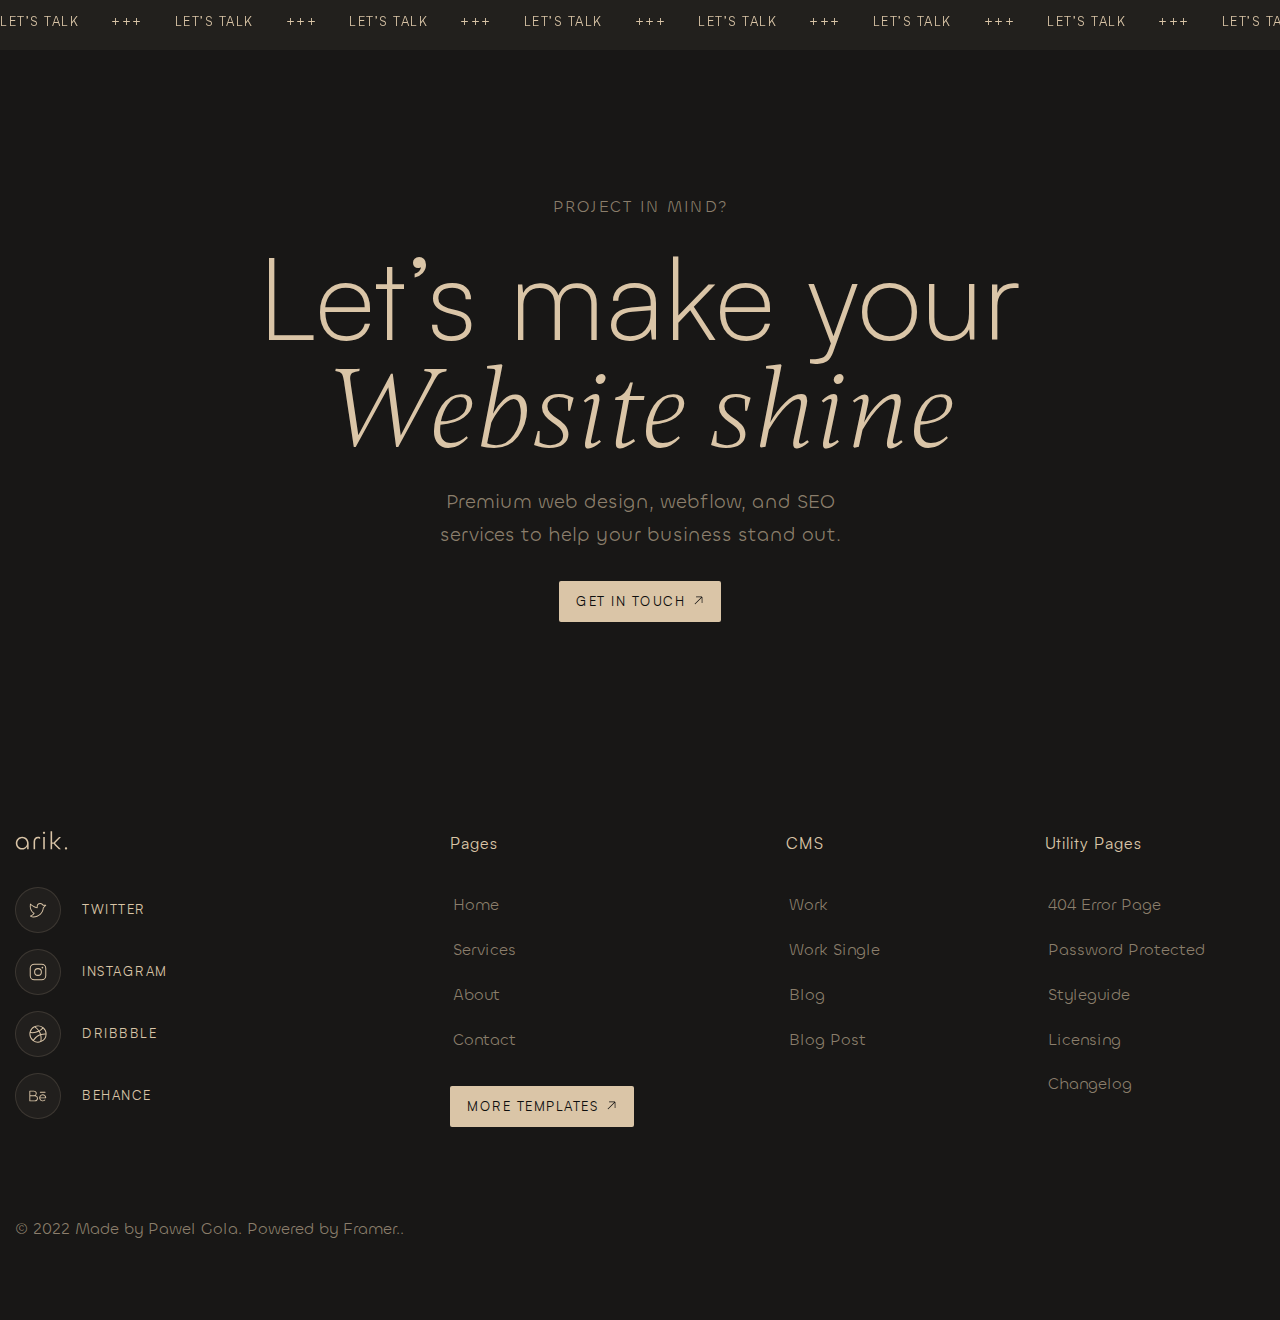
<file: works.html>
<!doctype html>
<html lang="en">
	<head>
		<noscript>
			<style data-preloader="false">
				body:not(.loaded) > *:not(.preloader) {
      opacity: 0;
      visibility: hidden;
    }

    .loaded body > *:not(.preloader) {
      transition: opacity 0.5s ease;
      opacity: 1;
      visibility: visible;
    }
			</style>
		</noscript>
		<meta charset="UTF-8">
		<meta name="viewport" content="width=device-width, initial-scale=1.0">
		<link rel="preload" href="./assets/fonts/Satoshi-Regular.woff2" as="font" type="font/woff2" crossorigin="anonymous">
		<link rel="preload" href="./assets/fonts/Satoshi-Light.woff2" as="font" type="font/woff2" crossorigin="anonymous">
		<link rel="preload" href="./assets/fonts/Gambetta-LightItalic.woff2" as="font" type="font/woff2" crossorigin="anonymous">
		<link rel="preload" href="./assets/fonts/Chillax-Regular.woff2" as="font" type="font/woff2" crossorigin="anonymous">
		<link rel="preload" href="./assets/fonts/Chillax-Light.woff2" as="font" type="font/woff2" crossorigin="anonymous">
		<link rel="icon" href="./assets/img/favicon.ico" type="image/x-icon">
		<title>Works Page</title>
		<script type="module" crossorigin="" src="./js/app.min.js?v=1762031268792"></script>
		<script type="module" crossorigin="" src="./js/letstalk.min.js?v=1762031268792"></script>
		<link rel="stylesheet" crossorigin="" href="./css/style.min.css?v=1762031268792">
	</head>
	<body>
		<div class="wrapper">
			<header data-header="" data-header-scroll="" class="header">
				<div class="header__container">
					<a class="header__logo" href="/">
						<img src="./assets/img/logo.svg" alt="Logo">
					</a>
					<div class="header__menu menu">
						<nav class="menu__body">
							<ul class="menu__list">
								<li class="menu__item">
									<a href="#" class="menu__link">Services</a>
								</li>
								<li class="menu__item">
									<a href="#" class="menu__link menu__link--active">Work</a>
								</li>
								<li class="menu__item">
									<a href="#" class="menu__link">About</a>
								</li>
								<li class="menu__item">
									<a href="#" class="menu__link">Blog</a>
								</li>
								<li class="menu__item">
									<a href="#" class="menu__link">Pages</a>
								</li>
							</ul>
						</nav>
					</div>
					<a data-button="" class="header__button button" href="#">Let’s talk</a>
					<button type="button" data-menu="" class="icon-menu">
						<span></span>
					</button>
				</div>
			</header>
			<main class="page page--works">
				<section class="page__hero-works works-hero" data-hero="">
					<div class="works-hero__container">
						<div data-blockheader="" class="works-hero__block-header block-header">
							<h1 class="block-header__title">Work</h1>
							<div class="block-header__text block-header__text--size-24">
								<p>My latest web design projects and see how we can help bring your ideas to life.</p>
							</div>
						</div>
						<div class="works-hero__items">
							<article data-work="" class="item-work">
								<div class="item-work__image">
									<img loading="lazy" alt="Space" src="./assets/img/works/01.webp">
								</div>
								<div class="item-work__info">
									<h3 class="item-work__title">Space</h3>
									<div class="item-work__type">Webdesign</div>
								</div>
								<a class="item-work__link button button--icon button--text-icon" href="#">
									<div>
										<svg>
											<use xlink:href="./assets/img/spritemap.svg#sprite-arrow"></use>
										</svg>
									</div>
								</a>
							</article>
							<article data-work="" class="item-work">
								<div class="item-work__image">
									<img loading="lazy" alt="Space" src="./assets/img/works/02.webp">
								</div>
								<div class="item-work__info">
									<h3 class="item-work__title">Space</h3>
									<div class="item-work__type">Webdesign</div>
								</div>
								<a class="item-work__link button button--icon button--text-icon" href="#">
									<div>
										<svg>
											<use xlink:href="./assets/img/spritemap.svg#sprite-arrow"></use>
										</svg>
									</div>
								</a>
							</article>
							<article data-work="" class="item-work">
								<div class="item-work__image">
									<img loading="lazy" alt="Sonic" src="./assets/img/works/03.webp">
								</div>
								<div class="item-work__info">
									<h3 class="item-work__title">Sonic</h3>
									<div class="item-work__type">Webdesign</div>
								</div>
								<a class="item-work__link button button--icon button--text-icon" href="#">
									<div>
										<svg>
											<use xlink:href="./assets/img/spritemap.svg#sprite-arrow"></use>
										</svg>
									</div>
								</a>
							</article>
							<article data-work="" class="item-work">
								<div class="item-work__image">
									<img loading="lazy" alt="Solar" src="./assets/img/works/04.webp">
								</div>
								<div class="item-work__info">
									<h3 class="item-work__title">Solar</h3>
									<div class="item-work__type">Webdesign</div>
								</div>
								<a class="item-work__link button button--icon button--text-icon" href="#">
									<div>
										<svg>
											<use xlink:href="./assets/img/spritemap.svg#sprite-arrow"></use>
										</svg>
									</div>
								</a>
							</article>
						</div>
					</div>
				</section>
			</main>
			<aside data-letstalk="" class="lets-talk">
				<div data-marquee="" data-marquee-speed="300" data-marquee-space="32" class="lets-talk__line line-talk">
					<div class="line-talk__item">Let’s talk</div>
					<div class="line-talk__item">+++</div>
				</div>
				<section class="lets-talk__content">
					<div class="lets-talk__container">
						<div data-blockheader="" class="lets-talk__block-header block-header">
							<span class="block-header__label">Project in mind?</span>
							<h2 class="block-header__title">
								Let’s make your
								<span>Website shine</span>
							</h2>
							<div class="block-header__text">
								<p>Premium web design, webflow, and SEO services to help your business stand out.</p>
							</div>
						</div>
						<a data-button="" class="lets-talk__link button button--icon" href="#">
							<span>Get in touch</span>
							<div>
								<svg>
									<use xlink:href="./assets/img/spritemap.svg#sprite-arrow"></use>
								</svg>
							</div>
						</a>
					</div>
				</section>
			</aside>
			<footer data-footer="" data-watcher="" class="footer">
				<div class="footer__container">
					<div class="footer__content content-footer">
						<div class="content-footer__columns">
							<div class="content-footer__column">
								<a class="content-footer__logo" href="/">
									<img src="./assets/img/logo.svg" alt="Logo">
								</a>
								<div data-socials="" class="content-footer__socials socials socials--vertical">
									<ul class="socials__list">
										<li class="socials__item">
											<a data-button="" class="socials__link button button--social-icon" href="#" target="_blank">
												<span>Twitter</span>
												<div>
													<svg>
														<use xlink:href="./assets/img/spritemap.svg#sprite-s-twitter"></use>
													</svg>
												</div>
											</a>
										</li>
										<li class="socials__item">
											<a data-button="" class="socials__link button button--social-icon" href="#" target="_blank">
												<span>Instagram</span>
												<div>
													<svg>
														<use xlink:href="./assets/img/spritemap.svg#sprite-s-instagram"></use>
													</svg>
												</div>
											</a>
										</li>
										<li class="socials__item">
											<a data-button="" class="socials__link button button--social-icon" href="#" target="_blank">
												<span>Dribbble</span>
												<div>
													<svg>
														<use xlink:href="./assets/img/spritemap.svg#sprite-s-dribble"></use>
													</svg>
												</div>
											</a>
										</li>
										<li class="socials__item">
											<a data-button="" class="socials__link button button--social-icon" href="#" target="_blank">
												<span>Behance</span>
												<div>
													<svg>
														<use xlink:href="./assets/img/spritemap.svg#sprite-s-behance"></use>
													</svg>
												</div>
											</a>
										</li>
									</ul>
								</div>
							</div>
							<div data-accordions="767.98" class="content-footer__column accordions">
								<details class="content-footer__menu">
									<summary>
										<h3 class="content-footer__title">Pages</h3>
									</summary>
									<nav class="content-footer__body">
										<ul class="content-footer__list">
											<li class="content-footer__item">
												<a href="#" class="content-footer__link">Home</a>
											</li>
											<li class="content-footer__item">
												<a href="#" class="content-footer__link">Services</a>
											</li>
											<li class="content-footer__item">
												<a href="#" class="content-footer__link">About</a>
											</li>
											<li class="content-footer__item">
												<a href="#" class="content-footer__link">Contact</a>
											</li>
											<li class="content-footer__item">
												<a class="content-footer__link button button--icon" href="#">
													<span>More Templates</span>
													<div>
														<svg>
															<use xlink:href="./assets/img/spritemap.svg#sprite-arrow"></use>
														</svg>
													</div>
												</a>
											</li>
										</ul>
									</nav>
								</details>
								<details class="content-footer__menu">
									<summary>
										<h3 class="content-footer__title">CMS</h3>
									</summary>
									<nav class="content-footer__body">
										<ul class="content-footer__list">
											<li class="content-footer__item">
												<a href="#" class="content-footer__link">Work</a>
											</li>
											<li class="content-footer__item">
												<a href="#" class="content-footer__link">Work Single</a>
											</li>
											<li class="content-footer__item">
												<a href="#" class="content-footer__link">Blog</a>
											</li>
											<li class="content-footer__item">
												<a href="#" class="content-footer__link">Blog Post</a>
											</li>
										</ul>
									</nav>
								</details>
								<details class="content-footer__menu">
									<summary>
										<h3 class="content-footer__title">Utility Pages</h3>
									</summary>
									<nav class="content-footer__body">
										<ul class="content-footer__list">
											<li class="content-footer__item">
												<a href="#" class="content-footer__link">404 Error Page</a>
											</li>
											<li class="content-footer__item">
												<a href="#" class="content-footer__link">Password Protected</a>
											</li>
											<li class="content-footer__item">
												<a href="#" class="content-footer__link">Styleguide</a>
											</li>
											<li class="content-footer__item">
												<a href="#" class="content-footer__link">Licensing</a>
											</li>
											<li class="content-footer__item">
												<a href="#" class="content-footer__link">Changelog</a>
											</li>
										</ul>
									</nav>
								</details>
							</div>
						</div>
					</div>
					<div class="footer__copy copy-footer">
						<div class="copy-footer__text">
							<p>© 2022 Made by Pawel Gola. Powered by Framer..</p>
						</div>
						<button data-goto="[data-hero]" data-goto-header="" class="to-top button button--icon button--text-icon button--to-top" aria-label="To top" type="button">
							<div>
								<svg>
									<use xlink:href="./assets/img/spritemap.svg#sprite-arrow"></use>
								</svg>
							</div>
						</button>
					</div>
				</div>
			</footer>
		</div>
		<ul id="dev-panel">
			<li>
				<a href="works.html">works</a>
			</li>
			<li>
				<a href="services.html">services</a>
			</li>
			<li>
				<a href="pricing.html">pricing</a>
			</li>
			<li>
				<a href="index.html">home</a>
			</li>
			<li>
				<a href="contacts.html">contacts</a>
			</li>
			<li>
				<a href="blog.html">blog</a>
			</li>
			<li>
				<a href="about.html">about</a>
			</li>
		</ul>
		<style>
			#dev-panel{
				position: fixed;
				left: 10px;
				padding: 15px 25px 15px 15px;
				border-radius: 0 10px 10px 0;
				top: 10%;
				color: #000;
				background-color: rgba(255, 255, 255, 0.5);
				transform: translate(-100%, 0px);
				max-height: 80svh;
				overflow: auto;
				transition: all 300ms;
				z-index: 9999;
				font-family: Roboto', sans-serif;
			}
			#dev-panel li{
				list-style:none;
			}
			#dev-panel hr{
				border-bottom: 1px solid #000;
			}
			#dev-panel:hover{
				left: 0px;
				transform: translate(0, 0);
			}
			#dev-panel a{
				text-decoration: none;
				text-transform: capitalize;
				color: inherit;
			}
			#dev-panel a:hover {
				text-decoration: underline;
			}
			#dev-panel li:not(:last-child) {
				margin-bottom: 10px;
			}
		</style>
	</body>
</html>
</file>
<file: css/style.min.css>
*{padding:0;margin:0;border:0rem}*,*:before,*:after{box-sizing:border-box}*:before,*:after{display:inline-block}html{scroll-behavior:smooth}html,body{height:100%}body{line-height:1;scrollbar-gutter:stable;-ms-text-size-adjust:100%;-moz-text-size-adjust:100%;-webkit-text-size-adjust:100%;-webkit-font-smoothing:antialiased;-moz-osx-font-smoothing:grayscale}input,button,textarea{font-family:inherit;font-size:inherit;line-height:inherit;color:inherit;background-color:transparent}input,textarea{width:100%}label{display:inline-block}button,select,option{cursor:pointer}a{display:inline-block;color:inherit;text-decoration:none}ul li{list-style:none}img{max-width:100%;height:auto;vertical-align:middle}h1,h2,h3,h4,h5,h6{font-weight:inherit;font-size:inherit}@font-face{font-family:Satoshi;font-display:swap;src:url(../assets/fonts/Satoshi-Regular.woff2) format("woff2");font-weight:400;font-style:normal}@font-face{font-family:Satoshi;font-display:swap;src:url(../assets/fonts/Satoshi-Light.woff2) format("woff2");font-weight:300;font-style:normal}@font-face{font-family:Gambetta;font-display:swap;src:url(../assets/fonts/Gambetta-LightItalic.woff2) format("woff2");font-weight:400;font-style:normal}@font-face{font-family:Chillax;font-display:swap;src:url(../assets/fonts/Chillax-Regular.woff2) format("woff2");font-weight:400;font-style:normal}@font-face{font-family:Chillax;font-display:swap;src:url(../assets/fonts/Chillax-Light.woff2) format("woff2");font-weight:300;font-style:normal}[class*=__container]{max-width:89.375rem;margin-inline:auto;padding-inline:0.9375rem}[class*=__container--big]{max-width:101.875rem}body{min-width:20rem;font-family:Chillax,sans-serif;font-size:1rem;font-weight:400;line-height:1.8;background-color:#0e0e0e;color:#dac5a799}.lock body{overflow:hidden;touch-action:none;overscroll-behavior:none}.wrapper{min-height:100%;display:flex;flex-direction:column;overflow:hidden}@supports (overflow: clip){.wrapper{overflow:clip}}.wrapper>main{flex:1 1 auto}.wrapper>*{min-width:0}.visually-hidden{position:absolute!important;width:0.0625rem!important;height:0.0625rem!important;margin:-0.0625rem!important;border:0!important;padding:0!important;white-space:nowrap!important;clip-path:inset(100%)!important;clip:rect(0 0 0 0)!important;overflow:hidden!important}.menu__list{display:flex;flex-wrap:wrap;align-items:center;column-gap:1.25rem;row-gap:0.1875rem}.menu__link{padding-inline:0.1875rem;font-family:Satoshi,sans-serif,sans-serif;font-size:0.8125rem;line-height:1.6;letter-spacing:0.09375rem;text-transform:uppercase;color:#dac5a7;transition:box-shadow .3s}.menu__link--active{box-shadow:0 0 0.1875rem 0.125rem #dac5a7}.icon-menu{display:none}.header{position:sticky;top:0;z-index:30;pointer-events:none}.header__container{display:grid;grid-template-columns:auto 1fr auto auto;column-gap:1rem;justify-items:center;align-items:center;padding-block:0.625rem;border-bottom:0.0625rem solid rgba(218,197,167,.15);pointer-events:auto;-webkit-backdrop-filter:blur(1.875rem);backdrop-filter:blur(1.875rem)}.header__logo,.header__button{position:relative;z-index:100}.footer{position:relative;background-color:#dac5a70d}.footer__container{max-width:100rem}.content-footer__columns{display:grid;align-items:start;row-gap:2rem}.content-footer__column:first-child,.content-footer__column:last-child{display:grid;align-items:start}.content-footer__column:last-child{gap:1rem}.content-footer__logo{width:3.625rem;height:1.3125rem}.content-footer__menu{display:grid;align-items:start}.content-footer__title{font-family:Satoshi,sans-serif;letter-spacing:0.0625rem;line-height:1;color:#dac5a7;padding-block:0.625rem}.content-footer__list{display:grid;row-gap:1rem}.content-footer__link{padding-inline:0.1875rem;transition:box-shadow .3s}.content-footer__link.button{margin-block-start:1rem}.copy-footer{padding-block:1rem}.copy-footer__text{padding-inline-end:4.0625rem}.to-top{position:fixed;z-index:50;right:5%;opacity:0;visibility:hidden}.footer.watcher-view .to-top{opacity:1;visibility:visible}.button{display:inline-flex;justify-content:center;padding:0.5625rem 1rem;font-family:Satoshi,sans-serif;font-size:0.8125rem;line-height:1.6;letter-spacing:0.09375rem;text-transform:uppercase;background-color:#dac5a7;color:#0e0e0e;border:0.0625rem solid transparent;border-radius:0.125rem;transition:background-color .3s,color .3s,border-color .3s}.button--dark{background-color:#dac5a70d;color:#dac5a7;border-color:#dac5a726;-webkit-backdrop-filter:blur(1.875rem);backdrop-filter:blur(1.875rem)}.button--social-icon{flex-direction:row-reverse;align-items:center;column-gap:1rem;padding:0;border:none;background-color:transparent;color:#dac5a7}.button--social-icon>div{display:flex;align-items:center;justify-content:center;width:2.875rem;height:2.875rem;border-radius:50%;background-color:#dac5a70d;border:0.0625rem solid rgba(218,197,167,.15);transition:background-color .3s,color .3s}.button--social-icon>div svg{width:1.125rem;height:1.125rem}.button--social-icon>span{padding:0.3125rem;text-transform:uppercase;transition:box-shadow .3s}.button--icon{align-items:center;column-gap:0.5rem}.button--icon svg{width:0.6875rem;height:0.6875rem;transform:rotate(45deg)}.button--two-icon{column-gap:1.125rem}.button--two-icon>div:first-child{display:flex}.button--two-icon>div:first-child svg{width:1.25rem;height:1.25rem;transform:rotate(0)}.button--text-icon{flex-direction:row-reverse;align-items:center;padding:0;column-gap:0.4375rem;background-color:transparent;color:#dac5a7;border:none}.button--text-icon>span{padding:0.3125rem;transition:box-shadow .3s}.button--text-icon>div{display:flex;align-items:center;justify-content:center;width:2rem;height:2rem;border-radius:50%;border:0.0625rem solid rgba(218,197,167,.15);transition:background-color .3s,color .3s}.button--to-top{transition:opacity .3s,visibility .3s}.button--to-top>div{width:2.875rem;height:2.875rem;background-color:#dac5a70d;-webkit-backdrop-filter:blur(1.875rem);backdrop-filter:blur(1.875rem)}.button--to-top>div svg{width:0.875rem;height:1rem;transform:rotate(0)}[data-accordions].accordions summary{position:relative;list-style:none;cursor:default}[data-accordions].accordions summary::marker,[data-accordions].accordions summary::-webkit-details-marker{display:none}[data-accordions].accordions.accordion-init summary{font-size:1.25rem;cursor:pointer}[data-accordions].accordions.accordion-init summary:before{content:"";position:absolute;right:0;top:1.1em;width:1.875rem;aspect-ratio:1/1;border-radius:50%;border:0.0625rem solid rgba(218,197,167,.15);background-color:#dac5a70d;-webkit-backdrop-filter:blur(1.875rem);backdrop-filter:blur(1.875rem);transform:translateY(-50%)}[data-accordions].accordions.accordion-init summary>*{padding-inline-end:2.5rem}[data-accordions].accordions.accordion-init summary>*:before,[data-accordions].accordions.accordion-init summary>*:after{content:"";position:absolute;right:0.5625rem;top:1.1em;height:.0625rem;width:.75rem;background-color:#dac5a7;transform:translateY(-50%);transition:transform .5s ease 0s}[data-accordions].accordions.accordion-init summary>*:before{transform:rotate(90deg)}[data-accordions].accordions.accordion-init summary.is-active>*:before{transform:rotate(0)}.preloader{position:fixed;top:0;left:0;width:100%;height:100%;display:flex;justify-content:center;align-items:center;background-color:#0e0e0e;z-index:1000;opacity:1;visibility:visible;transition:all .5s}.preloader__loader{width:5rem;height:5rem;border-radius:50%;border:.4rem solid rgba(218,197,167,.6);border-top-color:#dac5a7;animation:spin 1s infinite linear}@keyframes spin{to{transform:rotate(360deg)}}.loaded .preloader{opacity:0;visibility:hidden;pointer-events:none}.socials__list{display:flex;flex-wrap:wrap;align-items:center;gap:0.1875rem 0.625rem}.socials--vertical .socials__list{flex-direction:column;align-items:flex-start;row-gap:1rem}.block-header{display:grid;justify-items:center;row-gap:1rem;text-align:center;text-wrap:balance}.block-header__label{text-transform:uppercase;letter-spacing:0.09375rem}.block-header__label--size-13{font-size:0.8125rem}.block-header__title{max-width:75rem;font-family:Satoshi,sans-serif;font-weight:300;line-height:1;color:#dac5a7}.block-header__title span{display:block;font-family:Gambetta,sans-serif}.block-header__text{max-width:37.5rem;line-height:1.7;color:#dac5a799}.block-header__text p:not(:last-child){margin-block-end:0.625rem}.item-work{position:relative;border:0.0625rem solid rgba(218,197,167,.15);border-radius:0.125rem}.item-work:before{content:"";position:absolute;inset:0;z-index:5;background-color:#0003;opacity:0;transition:opacity .3s}.item-work__image{position:relative;overflow:hidden}@supports (aspect-ratio: 1/1){.item-work__image{aspect-ratio:4/3}.item-work__image>*{width:100%;height:100%;object-fit:cover}}@supports not (aspect-ratio: 1/1){.item-work__image{position:relative;padding-top:75%}.item-work__image>*{position:absolute;top:0;left:0;width:100%;height:100%;object-fit:cover}}.item-work__image:after{content:"";position:absolute;inset:0;z-index:1;background:url(../assets/img/works/noise.webp) center/cover no-repeat}.item-work__image img{transition:transform .3s}.item-work__info{position:absolute;bottom:6.237817%;left:4.678363%;right:4.678363%;width:auto;height:auto;z-index:5;display:flex;align-items:center;justify-content:space-between;padding-inline:1rem;background-color:#ffffff0d;border:0.0625rem solid rgba(218,197,167,.15);border-radius:0.125rem;-webkit-backdrop-filter:blur(1.875rem);backdrop-filter:blur(1.875rem)}.item-work__title{line-height:1.4;letter-spacing:0.0625rem}.item-work__type{font-size:0.8125rem;text-transform:uppercase;letter-spacing:0.09375rem}.item-work__link{position:absolute;width:100%;height:100%;top:50%;left:50%;display:flex;align-items:center;justify-content:center;z-index:10;opacity:0;transform:translate(-50%,-50%)}.item-work__link>div{width:2.875rem!important;height:2.875rem!important;-webkit-backdrop-filter:blur(1.875rem);backdrop-filter:blur(1.875rem)}.item-work__link>div svg{width:1rem!important;height:1rem!important}[data-marquee]{overflow:hidden}[data-marquee-body]{align-items:center}.lets-talk__content{background-color:#dac5a70d}.lets-talk__container{display:grid;justify-items:center}.line-talk{padding-block:1rem;font-family:Satoshi,sans-serif;font-size:0.8125rem;letter-spacing:0.09375rem;text-transform:uppercase;background-color:#dac5a71a;color:#dac5a7}.works-hero__items{display:grid}.arrow-down{display:flex;align-items:center;justify-content:center;gap:1rem}.arrow-down__icon{display:flex;justify-content:center;align-items:center;width:2.875rem;height:2.875rem;background-color:#dac5a70d;color:#dac5a7;border-radius:50%;border:0.0625rem solid rgba(218,197,167,.15);-webkit-backdrop-filter:blur(1.875rem);backdrop-filter:blur(1.875rem)}.arrow-down__icon svg{width:0.875rem;height:1rem;transform:rotate(180deg)}.arrow-down__text{font-family:Satoshi,sans-serif;font-size:0.8125rem;text-transform:uppercase;letter-spacing:0.09375rem}.works__block-header .block-header__title span{display:inline}@supports (aspect-ratio: 1/1){.works__image{aspect-ratio:806/483}.works__image>*{width:100%;height:100%;object-fit:cover}}@supports not (aspect-ratio: 1/1){.works__image{position:relative;padding-top:calc(100% * 483 / 806)}.works__image>*{position:absolute;top:0;left:0;width:100%;height:100%;object-fit:cover}}.stats{display:grid;grid-template-columns:repeat(2,1fr);max-width:75rem;margin-inline:auto;font-family:Satoshi,sans-serif;text-transform:uppercase;row-gap:2rem}.stats__item{display:grid;justify-items:center;row-gap:0.25rem}.stats__title{text-align:center;font-size:0.8125rem;letter-spacing:0.09375rem}.stats__value{display:inline-block;line-height:1.1}.services{display:grid;row-gap:2rem;max-width:75rem;margin-inline:auto}.item-services{display:grid;font-family:Satoshi,sans-serif;background-color:#dac5a70d;color:#dac5a7;border:0.0625rem solid rgba(218,197,167,.15);border-radius:0.125rem}.item-services__label{font-size:0.8125rem;letter-spacing:0.0625rem;text-transform:uppercase}.item-services__label:not(:last-child){margin-block-end:1rem}.item-services__link-title{padding:0.1875rem;margin:-0.1875rem;line-height:1.1;transition:box-shadow .3s}.item-services__image{position:relative;overflow:hidden}@supports (aspect-ratio: 1/1){.item-services__image{aspect-ratio:4/3}.item-services__image>*{width:100%;height:100%;object-fit:cover}}@supports not (aspect-ratio: 1/1){.item-services__image{position:relative;padding-top:75%}.item-services__image>*{position:absolute;top:0;left:0;width:100%;height:100%;object-fit:cover}}.item-services__image:after{content:"";position:absolute;inset:0;z-index:1;background:url(../assets/img/works/noise.webp) center/cover no-repeat}.item-services__image img{transition:transform .3s}.list-services{display:grid;align-items:start}.list-services__item{display:flex;align-items:flex-start;column-gap:0.5rem}.list-services__item:not(:last-child){border-bottom:0.0625rem solid rgba(218,197,167,.15)}.list-services__label{flex:0 0 23.320896%;font-size:0.8125rem;letter-spacing:0.09375rem;text-transform:uppercase}.list-services__text{font-family:Chillax,sans-serif;line-height:1.8;color:#dac5a799}.pricing__items{display:grid;gap:2rem}.item-pricing{position:relative;display:grid;grid-template-rows:1fr auto;align-items:start;font-family:Satoshi,sans-serif;border:0.0625rem solid rgba(218,197,167,.15);border-radius:0.125rem;background-color:#dac5a70d;color:#dac5a7;transition:box-shadow .3s;-webkit-backdrop-filter:blur(1.875rem);backdrop-filter:blur(1.875rem)}.item-pricing__info{display:grid;row-gap:0.5rem}.item-pricing__title{font-size:0.8125rem;letter-spacing:0.09375rem;text-transform:uppercase}.item-pricing__price{line-height:1.2;letter-spacing:0.0625rem}.item-pricing__text{font-family:Chillax,sans-serif;color:#dac5a799}.item-pricing__features{display:grid;gap:1rem}.item-pricing__feature{font-size:0.8125rem;letter-spacing:0.09375rem;text-transform:uppercase}.item-pricing__feature:not(:last-child){border-bottom:0.0625rem solid rgba(218,197,167,.15);padding-bottom:0.5rem}.item-pricing__labels{position:absolute;right:1.25rem;top:1.25rem}.item-pricing__label{padding:0.5rem;font-size:0.75rem;text-transform:uppercase;background-color:#dac5a7;color:#0e0e0e;border-radius:0.125rem}.faq__container{display:grid;align-items:start}.accordions-faq{display:grid;gap:1rem}.accordions-faq__item{border:0.0625rem solid rgba(218,197,167,.15);border-radius:0.125rem;background-color:#dac5a70d}.accordions-faq__title{padding-block-end:1.0625rem;font-family:Satoshi,sans-serif;letter-spacing:0.0625rem;line-height:1.4;color:#dac5a7}.skill{display:grid;grid-template-rows:auto 1fr auto;align-items:start;justify-items:start;background-color:#dac5a70d;border:0.0625rem solid rgba(218,197,167,.15);border-radius:0.125rem}.skill__title{font-family:Satoshi,sans-serif;text-transform:uppercase;font-size:1.5rem;letter-spacing:0.0625rem}.skill__title:not(:last-child){margin-block-end:0.5rem}.hero__container{display:grid;grid-template-rows:1fr auto;justify-items:center;align-items:stretch;min-height:100svh}.hero__image{max-width:55rem;max-height:100svh}@supports (aspect-ratio: 1/1){.hero__image{aspect-ratio:880/769}.hero__image>*{width:100%;height:100%;object-fit:contain}}@supports not (aspect-ratio: 1/1){.hero__image{position:relative;padding-top:calc(100% * 769 / 880)}.hero__image>*{position:absolute;top:0;left:0;width:100%;height:100%;object-fit:contain}}.hero__image img{mix-blend-mode:lighten}.hero__block-header{margin-block-start:-14.954486%}.clients__list{display:flex;flex-wrap:wrap;align-items:center;justify-content:space-evenly;gap:1.875rem}.skills__list{display:grid;list-style-type:none;counter-reset:item}.skills__list>li{position:relative}.skills__list>li:before{counter-increment:item;content:counter(item,decimal-leading-zero);position:absolute;left:0;top:0}.skills__list .skills__item:before{font-size:0.8125rem;letter-spacing:0.09375rem;text-transform:uppercase}.skills__item{display:grid}.selected-work__header{display:flex;flex-wrap:wrap;align-items:center;justify-content:space-between;gap:1rem}.selected-work__header .block-header__title span{display:inline}.selected-work__items{display:grid}.process__body{display:grid;justify-content:center;justify-items:center;align-items:start}.list-process{position:relative;display:grid;grid-template-columns:1fr;row-gap:2.5rem;overflow:hidden;list-style-type:none;counter-reset:item}.list-process>li{position:relative}.list-process>li:before{counter-increment:item;content:counter(item,decimal-leading-zero);position:absolute;left:0;top:0}.list-process:before{content:"";position:absolute;left:50%;top:0;width:0.0625rem;height:100%;background-color:#dac5a726}.list-process .list-process__item:before{width:2.5rem;height:2.5rem;top:-1.25rem;z-index:10;left:50%;display:flex;align-items:center;justify-content:center;font-size:0.8125rem;letter-spacing:0.09375rem;text-transform:uppercase;color:#dac5a7;border-radius:50%;border:0.0625rem solid rgba(218,197,167,.15);transform:translate(-50%);-webkit-backdrop-filter:blur(1.875rem);backdrop-filter:blur(1.875rem)}.item-process{position:relative;background-color:#dac5a70d;border:0.0625rem solid rgba(218,197,167,.15);border-radius:0.125rem;-webkit-backdrop-filter:blur(1.875rem);backdrop-filter:blur(1.875rem)}.item-process__time{position:absolute;padding:0.5rem;font-size:0.75rem;line-height:1.2;text-transform:uppercase;background-color:#dac5a70d;border:0.0625rem solid rgba(218,197,167,.15);border-radius:0.125rem;-webkit-backdrop-filter:blur(1.875rem);backdrop-filter:blur(1.875rem)}.item-process__label{padding-inline-end:5rem;margin-block-end:0.5rem;font-size:0.8125rem;letter-spacing:0.09375rem;text-transform:uppercase}.item-process__title{font-family:Satoshi,sans-serif;font-size:1.5rem;line-height:1.3;letter-spacing:0.0625rem;text-transform:uppercase;color:#dac5a7}.item-process__text{line-height:1.8}.item-process__list{display:grid;row-gap:1rem;color:#dac5a7}.item-process__item{position:relative;padding-inline-start:1.25rem}.item-process__item:before{content:"";position:absolute;left:0;top:.8125em;width:0.3125rem;height:0.3125rem;background-color:#dac5a7;border-radius:50%;transform:translateY(-50%)}.reviews__items{max-width:75rem;margin-inline:auto}.reviews__item:not(:last-child){margin-block-end:2rem}.item-review{display:grid;grid-template-rows:auto 1fr auto;align-items:start;justify-items:start;background-color:#dac5a70d;border:0.0625rem solid rgba(218,197,167,.15);border-radius:0.125rem;-webkit-backdrop-filter:blur(1.875rem);backdrop-filter:blur(1.875rem)}.item-review__title:not(:last-child){margin-block-end:0.5rem}.item-review__link-title{font-family:Satoshi,sans-serif;font-size:1.5rem;line-height:1.3;letter-spacing:0.0625rem;color:#dac5a7}.item-review__text{line-height:1.8}.author-review{display:flex;align-items:flex-start;column-gap:1rem}.author-review__image{flex:0 0 3.75rem;border-radius:50%;overflow:hidden}@supports (aspect-ratio: 1/1){.author-review__image{aspect-ratio:1/1}.author-review__image>*{width:100%;height:100%;object-fit:cover}}@supports not (aspect-ratio: 1/1){.author-review__image{position:relative;padding-top:100%}.author-review__image>*{position:absolute;top:0;left:0;width:100%;height:100%;object-fit:cover}}.author-review__name{font-size:0.8125rem;letter-spacing:0.09375rem;text-transform:uppercase;color:#dac5a7}.author-review__position{font-size:0.875rem}.home-about__header{position:relative;display:flex;justify-content:center}.home-about__block-header{justify-items:start;text-align:start}.home-about__image{position:relative;z-index:5;max-width:55rem;max-height:100svh;background-color:#0e0e0e}@supports (aspect-ratio: 1/1){.home-about__image{aspect-ratio:880/769}.home-about__image>*{width:100%;height:100%;object-fit:contain}}@supports not (aspect-ratio: 1/1){.home-about__image{position:relative;padding-top:calc(100% * 769 / 880)}.home-about__image>*{position:absolute;top:0;left:0;width:100%;height:100%;object-fit:contain}}.home-about__image img{mix-blend-mode:lighten}.home-about__body{display:grid;row-gap:2rem}.name-about{position:absolute;top:50%;left:50%;width:100%;transform:translate(-50%,-50%)}.name-about__item{font-family:Satoshi,sans-serif;line-height:1;white-space:nowrap;color:#dac5a7}.name-about__item span{font-family:Gambetta,sans-serif}input[type=text],input[type=email],input[type=tel],textarea{-webkit-appearance:none;-moz-appearance:none;appearance:none}.form{display:grid;gap:1rem}.form__input{width:100%;display:block;padding:1rem 1.5rem;background-color:#dac5a70d;border-radius:0.125rem;outline:none}.form__input::placeholder{letter-spacing:0.09375rem;text-transform:uppercase;color:#dac5a7}.form__input[placeholder]:not([data-placeholder-nohiden])::placeholder{transition:opacity .3s}.form__input[placeholder]:not([data-placeholder-nohiden]):focus::placeholder{opacity:0}.form__input.form-focus{box-shadow:0 0 0 0.125rem #efb360}.form__input.form-success{box-shadow:0 0 0 0.125rem #4caf50}.form__input.form-error{box-shadow:0 0 0 0.125rem #ff4d4d}.form textarea.form__input{min-height:12.5rem;resize:none}.contacts-hero__container{display:grid}.contacts-hero__image{max-width:44.9375rem;mix-blend-mode:lighten}@supports (aspect-ratio: 1/1){.contacts-hero__image{aspect-ratio:719/814}.contacts-hero__image>*{width:100%;height:100%;object-fit:cover}}@supports not (aspect-ratio: 1/1){.contacts-hero__image{position:relative;padding-top:calc(100% * 814 / 719)}.contacts-hero__image>*{position:absolute;top:0;left:0;width:100%;height:100%;object-fit:cover}}.contacts-hero__image img{mix-blend-mode:lighten}.contacts-hero__body{display:grid;align-items:start;gap:1rem}.feedback{background-color:#dac5a70d;border:0.0625rem solid rgba(218,197,167,.15);border-radius:0.125rem}.feedback__block-header{justify-items:start}.feedback__block-header:not(:last-child){margin-block-end:2rem}.item-blog{display:grid;border:0.0625rem solid rgba(218,197,167,.15);border-radius:0.125rem;background-color:#dac5a70d;-webkit-backdrop-filter:blur(1.875rem);backdrop-filter:blur(1.875rem)}.item-blog__image{position:relative;border:0.0625rem solid rgba(218,197,167,.15);border-radius:0.125rem;overflow:hidden}@supports (aspect-ratio: 1/1){.item-blog__image{aspect-ratio:208/135}.item-blog__image>*{width:100%;height:100%;object-fit:cover}}@supports not (aspect-ratio: 1/1){.item-blog__image{position:relative;padding-top:calc(100% * 135 / 208)}.item-blog__image>*{position:absolute;top:0;left:0;width:100%;height:100%;object-fit:cover}}.item-blog__image:after{content:"";position:absolute;inset:0;z-index:1;background:url(../assets/img/works/noise.webp) center/cover no-repeat}.item-blog__image img{transition:transform .3s}.item-blog__info{display:grid;justify-items:start;align-items:start;grid-template-rows:auto 1fr auto auto;row-gap:0.5rem}.item-blog__link-title{padding:0.1875rem;margin:-0.1875rem;font-family:Satoshi,sans-serif;font-size:1.5rem;line-height:1.3;letter-spacing:0.0625rem;color:#dac5a7;transition:box-shadow .3s}.item-blog__link{margin-block-start:1.5rem}.blog-hero__items{display:grid;gap:2rem}.about-hero__container{display:grid}.about-hero__image{max-width:32.5rem;mix-blend-mode:lighten}@supports (aspect-ratio: 1/1){.about-hero__image{aspect-ratio:520/589}.about-hero__image>*{width:100%;height:100%;object-fit:cover}}@supports not (aspect-ratio: 1/1){.about-hero__image{position:relative;padding-top:calc(100% * 589 / 520)}.about-hero__image>*{position:absolute;top:0;left:0;width:100%;height:100%;object-fit:cover}}.about-me{display:grid;gap:1rem;font-family:Satoshi,sans-serif}.info-about{display:grid;gap:1rem;background-color:#dac5a70d;border:0.0625rem solid rgba(218,197,167,.15);border-radius:0.125rem}.info-about__label{font-size:0.8125rem;letter-spacing:0.09375rem;text-transform:uppercase}.info-about__title{line-height:1.1;color:#dac5a7}.info-about__text{font-family:Chillax,sans-serif}.info-about__image{position:relative}@supports (aspect-ratio: 1/1){.info-about__image{aspect-ratio:704/417}.info-about__image>*{width:100%;height:100%;object-fit:cover}}@supports not (aspect-ratio: 1/1){.info-about__image{position:relative;padding-top:calc(100% * 417 / 704)}.info-about__image>*{position:absolute;top:0;left:0;width:100%;height:100%;object-fit:cover}}.info-about__image:after{content:"";position:absolute;inset:0;z-index:1;opacity:.7;background:url(../assets/img/works/noise.webp) center/cover no-repeat}.list-socials{display:grid;gap:1rem}.list-socials__item>*{width:100%}.awards{background-color:#dac5a70d;border:0.0625rem solid rgba(218,197,167,.15);border-radius:0.125rem}.awards__label{font-size:0.8125rem;letter-spacing:0.09375rem;text-transform:uppercase}.list-awards{display:grid}.list-awards__item{display:flex;justify-content:space-between;align-items:baseline;column-gap:3.125rem}.list-awards__item:not(:last-child){border-bottom:0.0625rem solid rgba(218,197,167,.15)}.list-awards__name{flex-grow:1;font-size:1.25rem;letter-spacing:0.0625rem;line-height:1.4}.list-awards__year{font-size:0.8125rem;letter-spacing:0.09375rem;text-transform:uppercase}@media (max-width: 61.99875em){.item-pricing{padding:1.5rem}.accordions-faq__item{padding:1.25rem}.name-about{display:none}.contacts-hero__image{display:none}}@media (max-width: 47.99875em) and (max-width: 29.99875em){.menu:before{width:60vw}.menu__body{width:60vw}}@media (max-width: 47.99875em) and (hover: none){.icon-menu{cursor:default}}@media (max-width: 47.99875em){.menu{position:relative}.menu:before{content:"";position:fixed;top:0;right:0;z-index:100;width:50vw;height:var(--header-height);background-color:#0e0e0e;border-bottom:0.0625rem solid rgba(218,197,167,.15);transform:translate(100%);transition:transform .3s}.menu-open .menu:before{transform:translate(0)}.menu__body{position:fixed;top:0;right:0;z-index:50;width:50vw;height:100dvh;padding-block-start:6.25rem;padding-block-end:1.875rem;padding-inline:1.875rem;background-color:#0e0e0e;overflow-y:auto;transform:translate(100%);transition:transform .3s,box-shadow .3s .3s}.menu-open .menu__body{box-shadow:-0.1875rem 0 1.25rem 0.0625rem #dac5a7;transform:translate(0)}.menu__list{flex-direction:column;align-items:flex-end;row-gap:1.875rem;font-size:1.75rem}.icon-menu{position:relative;width:1.875rem;height:1.125rem;z-index:150;display:block}.icon-menu span,.icon-menu:before,.icon-menu:after{content:"";transition:all .3s;right:0;position:absolute;width:100%;height:0.125rem;background-color:#dac5a7}.icon-menu:before{top:0}.icon-menu:after{bottom:0}.icon-menu span{top:calc(50% - 0.0625rem)}.menu-open .icon-menu span{width:0}.menu-open .icon-menu:before{top:calc(50% - 0.0625rem);transform:rotate(-45deg)}.menu-open .icon-menu:after{bottom:calc(50% - 0.0625rem);transform:rotate(45deg)}.list-services__item{flex-direction:column;row-gap:0.625rem}.about-hero__info{display:grid;align-items:start;justify-items:center}}@media (max-width: 20em){.footer{padding-block:2rem}.content-footer:not(:last-child){margin-block-end:1.25rem}.content-footer__column:first-child{row-gap:1rem}.content-footer__menu{row-gap:1rem}.to-top{bottom:3rem}.block-header__title{font-size:2.25rem}.block-header__title--size-48{font-size:1.75rem}.block-header__title--size-64{font-size:2rem}.block-header__title--size-80{font-size:1.875rem}.block-header__title--size-96{font-size:2rem}.block-header__title--size-160{font-size:3rem}.block-header__text{font-size:1rem}.block-header__text--size-24{font-size:1.125rem}.item-work__info{padding-block:.375rem}.item-work__title{font-size:1.25rem}.lets-talk__content{padding-block:2.5rem}.lets-talk__block-header:not(:last-child){margin-block-end:1rem}.works-hero{padding-block-start:2.5rem}.works-hero{padding-block-end:2.5rem}.works-hero__block-header:not(:last-child){margin-block-end:2.5rem}.works-hero__items{gap:1rem}.services-hero{padding-block-start:2.5rem}.services-hero{padding-block-end:2rem}.services-hero__block-header:not(:last-child){margin-block-end:2rem}.works__block-header:not(:last-child){margin-block-end:2rem}.works__image:not(:last-child){margin-block-end:1.25rem}.stats{column-gap:2rem}.stats__value{font-size:1.75rem}.services{padding-block:2.5rem}.item-services{padding:.75rem}.item-services{row-gap:1.5rem}.item-services__link-title{font-size:1.75rem}.list-services{row-gap:1.5rem}.list-services__item:not(:last-child){padding-block-end:1.5rem}.pricing-hero{padding-block-start:2.5rem}.pricing-hero{padding-block-end:1.25rem}.item-pricing{row-gap:1rem}.item-pricing__price{font-size:1.5rem}.faq{padding-block:2.5rem}.faq__container{gap:1.5rem}.skill{padding-block-start:2.8125rem}.skill{padding-block-end:1.25rem}.skill{padding-inline:1.25rem}.skill__text:not(:last-child){margin-block-end:1rem}.hero{padding-block-end:1.25rem}.clients{padding-block-start:2.5rem}.clients{padding-block-end:1.25rem}.skills__list{gap:1rem}.skills__list .skills__item:before{top:1.25rem}.skills__list .skills__item:before{left:1.25rem}.selected-work{padding-block-start:2.5rem}.selected-work__header .block-header__title{font-size:2rem}.selected-work__header:not(:last-child){margin-block-end:2rem}.selected-work__items{gap:1rem}.process{padding-block-start:2.5rem}.process__block-header:not(:last-child){margin-block-end:1.5rem}.list-process{padding-block-start:2.5rem}.item-process{padding:1.25rem}.item-process__time{right:.625rem}.item-process__time{top:.625rem}.item-process__title:not(:last-child){margin-block-end:.5rem}.item-process__text:not(:last-child){margin-block-end:1rem}.reviews{padding-block-start:2.5rem}.reviews__block-header:not(:last-child){margin-block-end:2rem}.item-review{padding:1.25rem}.item-review{row-gap:1rem}.home-about{padding-block-end:3.125rem}.home-about__text:not(:last-child){margin-block-end:1rem}.contacts-hero{padding-block-start:2.5rem}.contacts-hero{padding-block-end:2.5rem}.feedback{padding:.75rem}.item-blog{padding:1.5rem}.item-blog{row-gap:1rem}.blog-hero{padding-block-start:2.5rem}.blog-hero{padding-block-end:2.5rem}.blog-hero__block-header:not(:last-child){margin-block-end:2.5rem}.about-hero{padding-block-start:2.5rem}.about-hero{padding-block-end:2.5rem}.about-hero__block-header{margin-block-end:1.5rem}.about-hero__arrow-down:not(:last-child){margin-block-end:1.875rem}.info-about{padding:.75rem}.info-about__title{font-size:1.75rem}.info-about__text p:not(:last-child){margin-block-end:1.25rem}.awards{padding:.75rem}.awards__label:not(:last-child){margin-block-end:1rem}.list-awards{row-gap:.75rem}.list-awards__item:not(:last-child){padding-block-end:.75rem}}@media (min-width: 20em) and (max-width: 89.375em){@supports (padding-block: clamp(2rem,1.4234234234rem + 2.8828828829vw,4rem)){.footer{padding-block:clamp(2rem,1.4234234234rem + 2.8828828829vw,4rem)}}@supports not (padding-block: clamp(2rem,1.4234234234rem + 2.8828828829vw,4rem)){.footer{padding-block:calc(2rem + 2 * (100vw - 20rem) / 69.375)}}@supports (margin-block-end: clamp(1.25rem,.1689189189rem + 5.4054054054vw,5rem)){.content-footer:not(:last-child){margin-block-end:clamp(1.25rem,.1689189189rem + 5.4054054054vw,5rem)}}@supports not (margin-block-end: clamp(1.25rem,.1689189189rem + 5.4054054054vw,5rem)){.content-footer:not(:last-child){margin-block-end:calc(1.25rem + 3.75 * (100vw - 20rem) / 69.375)}}@supports (row-gap: clamp(1rem,.4954954955rem + 2.5225225225vw,2.75rem)){.content-footer__column:first-child{row-gap:clamp(1rem,.4954954955rem + 2.5225225225vw,2.75rem)}}@supports not (row-gap: clamp(1rem,.4954954955rem + 2.5225225225vw,2.75rem)){.content-footer__column:first-child{row-gap:calc(1rem + 1.75 * (100vw - 20rem) / 69.375)}}@supports (row-gap: clamp(1rem,.7117117117rem + 1.4414414414vw,2rem)){.content-footer__menu{row-gap:clamp(1rem,.7117117117rem + 1.4414414414vw,2rem)}}@supports not (row-gap: clamp(1rem,.7117117117rem + 1.4414414414vw,2rem)){.content-footer__menu{row-gap:calc(1rem + 1 * (100vw - 20rem) / 69.375)}}@supports (bottom: clamp(3rem,2.7117117117rem + 1.4414414414vw,4rem)){.to-top{bottom:clamp(3rem,2.7117117117rem + 1.4414414414vw,4rem)}}@supports not (bottom: clamp(3rem,2.7117117117rem + 1.4414414414vw,4rem)){.to-top{bottom:calc(3rem + 1 * (100vw - 20rem) / 69.375)}}@supports (font-size: clamp(2.25rem,.5923423423rem + 8.2882882883vw,8rem)){.block-header__title{font-size:clamp(2.25rem,.5923423423rem + 8.2882882883vw,8rem)}}@supports not (font-size: clamp(2.25rem,.5923423423rem + 8.2882882883vw,8rem)){.block-header__title{font-size:calc(2.25rem + 5.75 * (100vw - 20rem) / 69.375)}}@supports (font-size: clamp(1.75rem,1.3896396396rem + 1.8018018018vw,3rem)){.block-header__title--size-48{font-size:clamp(1.75rem,1.3896396396rem + 1.8018018018vw,3rem)}}@supports not (font-size: clamp(1.75rem,1.3896396396rem + 1.8018018018vw,3rem)){.block-header__title--size-48{font-size:calc(1.75rem + 1.25 * (100vw - 20rem) / 69.375)}}@supports (font-size: clamp(2rem,1.4234234234rem + 2.8828828829vw,4rem)){.block-header__title--size-64{font-size:clamp(2rem,1.4234234234rem + 2.8828828829vw,4rem)}}@supports not (font-size: clamp(2rem,1.4234234234rem + 2.8828828829vw,4rem)){.block-header__title--size-64{font-size:calc(2rem + 2 * (100vw - 20rem) / 69.375)}}@supports (font-size: clamp(1.875rem,.9740990991rem + 4.5045045045vw,5rem)){.block-header__title--size-80{font-size:clamp(1.875rem,.9740990991rem + 4.5045045045vw,5rem)}}@supports not (font-size: clamp(1.875rem,.9740990991rem + 4.5045045045vw,5rem)){.block-header__title--size-80{font-size:calc(1.875rem + 3.125 * (100vw - 20rem) / 69.375)}}@supports (font-size: clamp(2rem,.8468468468rem + 5.7657657658vw,6rem)){.block-header__title--size-96{font-size:clamp(2rem,.8468468468rem + 5.7657657658vw,6rem)}}@supports not (font-size: clamp(2rem,.8468468468rem + 5.7657657658vw,6rem)){.block-header__title--size-96{font-size:calc(2rem + 4 * (100vw - 20rem) / 69.375)}}@supports (font-size: clamp(3rem,.981981982rem + 10.0900900901vw,10rem)){.block-header__title--size-160{font-size:clamp(3rem,.981981982rem + 10.0900900901vw,10rem)}}@supports not (font-size: clamp(3rem,.981981982rem + 10.0900900901vw,10rem)){.block-header__title--size-160{font-size:calc(3rem + 7 * (100vw - 20rem) / 69.375)}}@supports (font-size: clamp(1rem,.9279279279rem + .3603603604vw,1.25rem)){.block-header__text{font-size:clamp(1rem,.9279279279rem + .3603603604vw,1.25rem)}}@supports not (font-size: clamp(1rem,.9279279279rem + .3603603604vw,1.25rem)){.block-header__text{font-size:calc(1rem + .25 * (100vw - 20rem) / 69.375)}}@supports (font-size: clamp(1.125rem,1.0168918919rem + .5405405405vw,1.5rem)){.block-header__text--size-24{font-size:clamp(1.125rem,1.0168918919rem + .5405405405vw,1.5rem)}}@supports not (font-size: clamp(1.125rem,1.0168918919rem + .5405405405vw,1.5rem)){.block-header__text--size-24{font-size:calc(1.125rem + .375 * (100vw - 20rem) / 69.375)}}@supports (padding-block: clamp(.375rem,.2668918919rem + .5405405405vw,.75rem)){.item-work__info{padding-block:clamp(.375rem,.2668918919rem + .5405405405vw,.75rem)}}@supports not (padding-block: clamp(.375rem,.2668918919rem + .5405405405vw,.75rem)){.item-work__info{padding-block:calc(.375rem + .375 * (100vw - 20rem) / 69.375)}}@supports (font-size: clamp(1.25rem,1.1779279279rem + .3603603604vw,1.5rem)){.item-work__title{font-size:clamp(1.25rem,1.1779279279rem + .3603603604vw,1.5rem)}}@supports not (font-size: clamp(1.25rem,1.1779279279rem + .3603603604vw,1.5rem)){.item-work__title{font-size:calc(1.25rem + .25 * (100vw - 20rem) / 69.375)}}@supports (padding-block: clamp(2.5rem,.3378378378rem + 10.8108108108vw,10rem)){.lets-talk__content{padding-block:clamp(2.5rem,.3378378378rem + 10.8108108108vw,10rem)}}@supports not (padding-block: clamp(2.5rem,.3378378378rem + 10.8108108108vw,10rem)){.lets-talk__content{padding-block:calc(2.5rem + 7.5 * (100vw - 20rem) / 69.375)}}@supports (margin-block-end: clamp(1rem,.7117117117rem + 1.4414414414vw,2rem)){.lets-talk__block-header:not(:last-child){margin-block-end:clamp(1rem,.7117117117rem + 1.4414414414vw,2rem)}}@supports not (margin-block-end: clamp(1rem,.7117117117rem + 1.4414414414vw,2rem)){.lets-talk__block-header:not(:last-child){margin-block-end:calc(1rem + 1 * (100vw - 20rem) / 69.375)}}@supports (padding-block-start: clamp(2.5rem,.3378378378rem + 10.8108108108vw,10rem)){.works-hero{padding-block-start:clamp(2.5rem,.3378378378rem + 10.8108108108vw,10rem)}}@supports not (padding-block-start: clamp(2.5rem,.3378378378rem + 10.8108108108vw,10rem)){.works-hero{padding-block-start:calc(2.5rem + 7.5 * (100vw - 20rem) / 69.375)}}@supports (padding-block-end: clamp(2.5rem,.3378378378rem + 10.8108108108vw,10rem)){.works-hero{padding-block-end:clamp(2.5rem,.3378378378rem + 10.8108108108vw,10rem)}}@supports not (padding-block-end: clamp(2.5rem,.3378378378rem + 10.8108108108vw,10rem)){.works-hero{padding-block-end:calc(2.5rem + 7.5 * (100vw - 20rem) / 69.375)}}@supports (margin-block-end: clamp(2.5rem,1.490990991rem + 5.045045045vw,6rem)){.works-hero__block-header:not(:last-child){margin-block-end:clamp(2.5rem,1.490990991rem + 5.045045045vw,6rem)}}@supports not (margin-block-end: clamp(2.5rem,1.490990991rem + 5.045045045vw,6rem)){.works-hero__block-header:not(:last-child){margin-block-end:calc(2.5rem + 3.5 * (100vw - 20rem) / 69.375)}}@supports (gap: clamp(1rem,.7117117117rem + 1.4414414414vw,2rem)){.works-hero__items{gap:clamp(1rem,.7117117117rem + 1.4414414414vw,2rem)}}@supports not (gap: clamp(1rem,.7117117117rem + 1.4414414414vw,2rem)){.works-hero__items{gap:calc(1rem + 1 * (100vw - 20rem) / 69.375)}}@supports (padding-block-start: clamp(2.5rem,.3378378378rem + 10.8108108108vw,10rem)){.services-hero{padding-block-start:clamp(2.5rem,.3378378378rem + 10.8108108108vw,10rem)}}@supports not (padding-block-start: clamp(2.5rem,.3378378378rem + 10.8108108108vw,10rem)){.services-hero{padding-block-start:calc(2.5rem + 7.5 * (100vw - 20rem) / 69.375)}}@supports (padding-block-end: clamp(2rem,1.4234234234rem + 2.8828828829vw,4rem)){.services-hero{padding-block-end:clamp(2rem,1.4234234234rem + 2.8828828829vw,4rem)}}@supports not (padding-block-end: clamp(2rem,1.4234234234rem + 2.8828828829vw,4rem)){.services-hero{padding-block-end:calc(2rem + 2 * (100vw - 20rem) / 69.375)}}@supports (margin-block-end: clamp(2rem,1.4234234234rem + 2.8828828829vw,4rem)){.services-hero__block-header:not(:last-child){margin-block-end:clamp(2rem,1.4234234234rem + 2.8828828829vw,4rem)}}@supports not (margin-block-end: clamp(2rem,1.4234234234rem + 2.8828828829vw,4rem)){.services-hero__block-header:not(:last-child){margin-block-end:calc(2rem + 2 * (100vw - 20rem) / 69.375)}}@supports (margin-block-end: clamp(2rem,1.4234234234rem + 2.8828828829vw,4rem)){.works__block-header:not(:last-child){margin-block-end:clamp(2rem,1.4234234234rem + 2.8828828829vw,4rem)}}@supports not (margin-block-end: clamp(2rem,1.4234234234rem + 2.8828828829vw,4rem)){.works__block-header:not(:last-child){margin-block-end:calc(2rem + 2 * (100vw - 20rem) / 69.375)}}@supports (margin-block-end: clamp(1.25rem,.1689189189rem + 5.4054054054vw,5rem)){.works__image:not(:last-child){margin-block-end:clamp(1.25rem,.1689189189rem + 5.4054054054vw,5rem)}}@supports not (margin-block-end: clamp(1.25rem,.1689189189rem + 5.4054054054vw,5rem)){.works__image:not(:last-child){margin-block-end:calc(1.25rem + 3.75 * (100vw - 20rem) / 69.375)}}@supports (column-gap: clamp(2rem,1.4234234234rem + 2.8828828829vw,4rem)){.stats{column-gap:clamp(2rem,1.4234234234rem + 2.8828828829vw,4rem)}}@supports not (column-gap: clamp(2rem,1.4234234234rem + 2.8828828829vw,4rem)){.stats{column-gap:calc(2rem + 2 * (100vw - 20rem) / 69.375)}}@supports (font-size: clamp(1.75rem,1.1013513514rem + 3.2432432432vw,4rem)){.stats__value{font-size:clamp(1.75rem,1.1013513514rem + 3.2432432432vw,4rem)}}@supports not (font-size: clamp(1.75rem,1.1013513514rem + 3.2432432432vw,4rem)){.stats__value{font-size:calc(1.75rem + 2.25 * (100vw - 20rem) / 69.375)}}@supports (padding-block: clamp(2.5rem,.3378378378rem + 10.8108108108vw,10rem)){.services{padding-block:clamp(2.5rem,.3378378378rem + 10.8108108108vw,10rem)}}@supports not (padding-block: clamp(2.5rem,.3378378378rem + 10.8108108108vw,10rem)){.services{padding-block:calc(2.5rem + 7.5 * (100vw - 20rem) / 69.375)}}@supports (padding: clamp(.75rem,-.1869369369rem + 4.6846846847vw,4rem)){.item-services{padding:clamp(.75rem,-.1869369369rem + 4.6846846847vw,4rem)}}@supports not (padding: clamp(.75rem,-.1869369369rem + 4.6846846847vw,4rem)){.item-services{padding:calc(.75rem + 3.25 * (100vw - 20rem) / 69.375)}}@supports (row-gap: clamp(1.5rem,1.0675675676rem + 2.1621621622vw,3rem)){.item-services{row-gap:clamp(1.5rem,1.0675675676rem + 2.1621621622vw,3rem)}}@supports not (row-gap: clamp(1.5rem,1.0675675676rem + 2.1621621622vw,3rem)){.item-services{row-gap:calc(1.5rem + 1.5 * (100vw - 20rem) / 69.375)}}@supports (font-size: clamp(1.75rem,1.1013513514rem + 3.2432432432vw,4rem)){.item-services__link-title{font-size:clamp(1.75rem,1.1013513514rem + 3.2432432432vw,4rem)}}@supports not (font-size: clamp(1.75rem,1.1013513514rem + 3.2432432432vw,4rem)){.item-services__link-title{font-size:calc(1.75rem + 2.25 * (100vw - 20rem) / 69.375)}}@supports (row-gap: clamp(1.5rem,1.0675675676rem + 2.1621621622vw,3rem)){.list-services{row-gap:clamp(1.5rem,1.0675675676rem + 2.1621621622vw,3rem)}}@supports not (row-gap: clamp(1.5rem,1.0675675676rem + 2.1621621622vw,3rem)){.list-services{row-gap:calc(1.5rem + 1.5 * (100vw - 20rem) / 69.375)}}@supports (padding-block-end: clamp(1.5rem,1.0675675676rem + 2.1621621622vw,3rem)){.list-services__item:not(:last-child){padding-block-end:clamp(1.5rem,1.0675675676rem + 2.1621621622vw,3rem)}}@supports not (padding-block-end: clamp(1.5rem,1.0675675676rem + 2.1621621622vw,3rem)){.list-services__item:not(:last-child){padding-block-end:calc(1.5rem + 1.5 * (100vw - 20rem) / 69.375)}}@supports (padding-block-start: clamp(2.5rem,.3378378378rem + 10.8108108108vw,10rem)){.pricing-hero{padding-block-start:clamp(2.5rem,.3378378378rem + 10.8108108108vw,10rem)}}@supports not (padding-block-start: clamp(2.5rem,.3378378378rem + 10.8108108108vw,10rem)){.pricing-hero{padding-block-start:calc(2.5rem + 7.5 * (100vw - 20rem) / 69.375)}}@supports (padding-block-end: clamp(1.25rem,.4572072072rem + 3.963963964vw,4rem)){.pricing-hero{padding-block-end:clamp(1.25rem,.4572072072rem + 3.963963964vw,4rem)}}@supports not (padding-block-end: clamp(1.25rem,.4572072072rem + 3.963963964vw,4rem)){.pricing-hero{padding-block-end:calc(1.25rem + 2.75 * (100vw - 20rem) / 69.375)}}@supports (row-gap: clamp(1rem,.7117117117rem + 1.4414414414vw,2rem)){.item-pricing{row-gap:clamp(1rem,.7117117117rem + 1.4414414414vw,2rem)}}@supports not (row-gap: clamp(1rem,.7117117117rem + 1.4414414414vw,2rem)){.item-pricing{row-gap:calc(1rem + 1 * (100vw - 20rem) / 69.375)}}@supports (font-size: clamp(1.5rem,1.3558558559rem + .7207207207vw,2rem)){.item-pricing__price{font-size:clamp(1.5rem,1.3558558559rem + .7207207207vw,2rem)}}@supports not (font-size: clamp(1.5rem,1.3558558559rem + .7207207207vw,2rem)){.item-pricing__price{font-size:calc(1.5rem + .5 * (100vw - 20rem) / 69.375)}}@supports (padding-block: clamp(2.5rem,.3378378378rem + 10.8108108108vw,10rem)){.faq{padding-block:clamp(2.5rem,.3378378378rem + 10.8108108108vw,10rem)}}@supports not (padding-block: clamp(2.5rem,.3378378378rem + 10.8108108108vw,10rem)){.faq{padding-block:calc(2.5rem + 7.5 * (100vw - 20rem) / 69.375)}}@supports (gap: clamp(1.5rem,1.0675675676rem + 2.1621621622vw,3rem)){.faq__container{gap:clamp(1.5rem,1.0675675676rem + 2.1621621622vw,3rem)}}@supports not (gap: clamp(1.5rem,1.0675675676rem + 2.1621621622vw,3rem)){.faq__container{gap:calc(1.5rem + 1.5 * (100vw - 20rem) / 69.375)}}@supports (padding-block-start: clamp(2.8125rem,2.3079954955rem + 2.5225225225vw,4.5625rem)){.skill{padding-block-start:clamp(2.8125rem,2.3079954955rem + 2.5225225225vw,4.5625rem)}}@supports not (padding-block-start: clamp(2.8125rem,2.3079954955rem + 2.5225225225vw,4.5625rem)){.skill{padding-block-start:calc(2.8125rem + 1.75 * (100vw - 20rem) / 69.375)}}@supports (padding-block-end: clamp(1.25rem,.7454954955rem + 2.5225225225vw,3rem)){.skill{padding-block-end:clamp(1.25rem,.7454954955rem + 2.5225225225vw,3rem)}}@supports not (padding-block-end: clamp(1.25rem,.7454954955rem + 2.5225225225vw,3rem)){.skill{padding-block-end:calc(1.25rem + 1.75 * (100vw - 20rem) / 69.375)}}@supports (padding-inline: clamp(1.25rem,.7454954955rem + 2.5225225225vw,3rem)){.skill{padding-inline:clamp(1.25rem,.7454954955rem + 2.5225225225vw,3rem)}}@supports not (padding-inline: clamp(1.25rem,.7454954955rem + 2.5225225225vw,3rem)){.skill{padding-inline:calc(1.25rem + 1.75 * (100vw - 20rem) / 69.375)}}@supports (margin-block-end: clamp(1rem,.7117117117rem + 1.4414414414vw,2rem)){.skill__text:not(:last-child){margin-block-end:clamp(1rem,.7117117117rem + 1.4414414414vw,2rem)}}@supports not (margin-block-end: clamp(1rem,.7117117117rem + 1.4414414414vw,2rem)){.skill__text:not(:last-child){margin-block-end:calc(1rem + 1 * (100vw - 20rem) / 69.375)}}@supports (padding-block-end: clamp(1.25rem,.7094594595rem + 2.7027027027vw,3.125rem)){.hero{padding-block-end:clamp(1.25rem,.7094594595rem + 2.7027027027vw,3.125rem)}}@supports not (padding-block-end: clamp(1.25rem,.7094594595rem + 2.7027027027vw,3.125rem)){.hero{padding-block-end:calc(1.25rem + 1.875 * (100vw - 20rem) / 69.375)}}@supports (padding-block-start: clamp(2.5rem,.9144144144rem + 7.9279279279vw,8rem)){.clients{padding-block-start:clamp(2.5rem,.9144144144rem + 7.9279279279vw,8rem)}}@supports not (padding-block-start: clamp(2.5rem,.9144144144rem + 7.9279279279vw,8rem)){.clients{padding-block-start:calc(2.5rem + 5.5 * (100vw - 20rem) / 69.375)}}@supports (padding-block-end: clamp(1.25rem,.1689189189rem + 5.4054054054vw,5rem)){.clients{padding-block-end:clamp(1.25rem,.1689189189rem + 5.4054054054vw,5rem)}}@supports not (padding-block-end: clamp(1.25rem,.1689189189rem + 5.4054054054vw,5rem)){.clients{padding-block-end:calc(1.25rem + 3.75 * (100vw - 20rem) / 69.375)}}@supports (gap: clamp(1rem,.7117117117rem + 1.4414414414vw,2rem)){.skills__list{gap:clamp(1rem,.7117117117rem + 1.4414414414vw,2rem)}}@supports not (gap: clamp(1rem,.7117117117rem + 1.4414414414vw,2rem)){.skills__list{gap:calc(1rem + 1 * (100vw - 20rem) / 69.375)}}@supports (top: clamp(1.25rem,.7454954955rem + 2.5225225225vw,3rem)){.skills__list .skills__item:before{top:clamp(1.25rem,.7454954955rem + 2.5225225225vw,3rem)}}@supports not (top: clamp(1.25rem,.7454954955rem + 2.5225225225vw,3rem)){.skills__list .skills__item:before{top:calc(1.25rem + 1.75 * (100vw - 20rem) / 69.375)}}@supports (left: clamp(1.25rem,.7454954955rem + 2.5225225225vw,3rem)){.skills__list .skills__item:before{left:clamp(1.25rem,.7454954955rem + 2.5225225225vw,3rem)}}@supports not (left: clamp(1.25rem,.7454954955rem + 2.5225225225vw,3rem)){.skills__list .skills__item:before{left:calc(1.25rem + 1.75 * (100vw - 20rem) / 69.375)}}@supports (padding-block-start: clamp(2.5rem,.9144144144rem + 7.9279279279vw,8rem)){.selected-work{padding-block-start:clamp(2.5rem,.9144144144rem + 7.9279279279vw,8rem)}}@supports not (padding-block-start: clamp(2.5rem,.9144144144rem + 7.9279279279vw,8rem)){.selected-work{padding-block-start:calc(2.5rem + 5.5 * (100vw - 20rem) / 69.375)}}@supports (font-size: clamp(2rem,1.4234234234rem + 2.8828828829vw,4rem)){.selected-work__header .block-header__title{font-size:clamp(2rem,1.4234234234rem + 2.8828828829vw,4rem)}}@supports not (font-size: clamp(2rem,1.4234234234rem + 2.8828828829vw,4rem)){.selected-work__header .block-header__title{font-size:calc(2rem + 2 * (100vw - 20rem) / 69.375)}}@supports (margin-block-end: clamp(2rem,1.4234234234rem + 2.8828828829vw,4rem)){.selected-work__header:not(:last-child){margin-block-end:clamp(2rem,1.4234234234rem + 2.8828828829vw,4rem)}}@supports not (margin-block-end: clamp(2rem,1.4234234234rem + 2.8828828829vw,4rem)){.selected-work__header:not(:last-child){margin-block-end:calc(2rem + 2 * (100vw - 20rem) / 69.375)}}@supports (gap: clamp(1rem,.7117117117rem + 1.4414414414vw,2rem)){.selected-work__items{gap:clamp(1rem,.7117117117rem + 1.4414414414vw,2rem)}}@supports not (gap: clamp(1rem,.7117117117rem + 1.4414414414vw,2rem)){.selected-work__items{gap:calc(1rem + 1 * (100vw - 20rem) / 69.375)}}@supports (padding-block-start: clamp(2.5rem,.3378378378rem + 10.8108108108vw,10rem)){.process{padding-block-start:clamp(2.5rem,.3378378378rem + 10.8108108108vw,10rem)}}@supports not (padding-block-start: clamp(2.5rem,.3378378378rem + 10.8108108108vw,10rem)){.process{padding-block-start:calc(2.5rem + 7.5 * (100vw - 20rem) / 69.375)}}@supports (margin-block-end: clamp(1.5rem,1.0675675676rem + 2.1621621622vw,3rem)){.process__block-header:not(:last-child){margin-block-end:clamp(1.5rem,1.0675675676rem + 2.1621621622vw,3rem)}}@supports not (margin-block-end: clamp(1.5rem,1.0675675676rem + 2.1621621622vw,3rem)){.process__block-header:not(:last-child){margin-block-end:calc(1.5rem + 1.5 * (100vw - 20rem) / 69.375)}}@supports (padding-block-start: clamp(2.5rem,1.2027027027rem + 6.4864864865vw,7rem)){.list-process{padding-block-start:clamp(2.5rem,1.2027027027rem + 6.4864864865vw,7rem)}}@supports not (padding-block-start: clamp(2.5rem,1.2027027027rem + 6.4864864865vw,7rem)){.list-process{padding-block-start:calc(2.5rem + 4.5 * (100vw - 20rem) / 69.375)}}@supports (padding: clamp(1.25rem,.7454954955rem + 2.5225225225vw,3rem)){.item-process{padding:clamp(1.25rem,.7454954955rem + 2.5225225225vw,3rem)}}@supports not (padding: clamp(1.25rem,.7454954955rem + 2.5225225225vw,3rem)){.item-process{padding:calc(1.25rem + 1.75 * (100vw - 20rem) / 69.375)}}@supports (right: clamp(.625rem,.4448198198rem + .9009009009vw,1.25rem)){.item-process__time{right:clamp(.625rem,.4448198198rem + .9009009009vw,1.25rem)}}@supports not (right: clamp(.625rem,.4448198198rem + .9009009009vw,1.25rem)){.item-process__time{right:calc(.625rem + .625 * (100vw - 20rem) / 69.375)}}@supports (top: clamp(.625rem,.4448198198rem + .9009009009vw,1.25rem)){.item-process__time{top:clamp(.625rem,.4448198198rem + .9009009009vw,1.25rem)}}@supports not (top: clamp(.625rem,.4448198198rem + .9009009009vw,1.25rem)){.item-process__time{top:calc(.625rem + .625 * (100vw - 20rem) / 69.375)}}@supports (margin-block-end: clamp(.5rem,.3558558559rem + .7207207207vw,1rem)){.item-process__title:not(:last-child){margin-block-end:clamp(.5rem,.3558558559rem + .7207207207vw,1rem)}}@supports not (margin-block-end: clamp(.5rem,.3558558559rem + .7207207207vw,1rem)){.item-process__title:not(:last-child){margin-block-end:calc(.5rem + .5 * (100vw - 20rem) / 69.375)}}@supports (margin-block-end: clamp(1rem,.7117117117rem + 1.4414414414vw,2rem)){.item-process__text:not(:last-child){margin-block-end:clamp(1rem,.7117117117rem + 1.4414414414vw,2rem)}}@supports not (margin-block-end: clamp(1rem,.7117117117rem + 1.4414414414vw,2rem)){.item-process__text:not(:last-child){margin-block-end:calc(1rem + 1 * (100vw - 20rem) / 69.375)}}@supports (padding-block-start: clamp(2.5rem,.3378378378rem + 10.8108108108vw,10rem)){.reviews{padding-block-start:clamp(2.5rem,.3378378378rem + 10.8108108108vw,10rem)}}@supports not (padding-block-start: clamp(2.5rem,.3378378378rem + 10.8108108108vw,10rem)){.reviews{padding-block-start:calc(2.5rem + 7.5 * (100vw - 20rem) / 69.375)}}@supports (margin-block-end: clamp(2rem,1.4234234234rem + 2.8828828829vw,4rem)){.reviews__block-header:not(:last-child){margin-block-end:clamp(2rem,1.4234234234rem + 2.8828828829vw,4rem)}}@supports not (margin-block-end: clamp(2rem,1.4234234234rem + 2.8828828829vw,4rem)){.reviews__block-header:not(:last-child){margin-block-end:calc(2rem + 2 * (100vw - 20rem) / 69.375)}}@supports (padding: clamp(1.25rem,.7454954955rem + 2.5225225225vw,3rem)){.item-review{padding:clamp(1.25rem,.7454954955rem + 2.5225225225vw,3rem)}}@supports not (padding: clamp(1.25rem,.7454954955rem + 2.5225225225vw,3rem)){.item-review{padding:calc(1.25rem + 1.75 * (100vw - 20rem) / 69.375)}}@supports (row-gap: clamp(1rem,.7117117117rem + 1.4414414414vw,2rem)){.item-review{row-gap:clamp(1rem,.7117117117rem + 1.4414414414vw,2rem)}}@supports not (row-gap: clamp(1rem,.7117117117rem + 1.4414414414vw,2rem)){.item-review{row-gap:calc(1rem + 1 * (100vw - 20rem) / 69.375)}}@supports (padding-block-end: clamp(3.125rem,-.1542792793rem + 16.3963963964vw,14.5rem)){.home-about{padding-block-end:clamp(3.125rem,-.1542792793rem + 16.3963963964vw,14.5rem)}}@supports not (padding-block-end: clamp(3.125rem,-.1542792793rem + 16.3963963964vw,14.5rem)){.home-about{padding-block-end:calc(3.125rem + 11.375 * (100vw - 20rem) / 69.375)}}@supports (margin-block-end: clamp(1rem,.7117117117rem + 1.4414414414vw,2rem)){.home-about__text:not(:last-child){margin-block-end:clamp(1rem,.7117117117rem + 1.4414414414vw,2rem)}}@supports not (margin-block-end: clamp(1rem,.7117117117rem + 1.4414414414vw,2rem)){.home-about__text:not(:last-child){margin-block-end:calc(1rem + 1 * (100vw - 20rem) / 69.375)}}@supports (padding-block-start: clamp(2.5rem,.3378378378rem + 10.8108108108vw,10rem)){.contacts-hero{padding-block-start:clamp(2.5rem,.3378378378rem + 10.8108108108vw,10rem)}}@supports not (padding-block-start: clamp(2.5rem,.3378378378rem + 10.8108108108vw,10rem)){.contacts-hero{padding-block-start:calc(2.5rem + 7.5 * (100vw - 20rem) / 69.375)}}@supports (padding-block-end: clamp(2.5rem,.3378378378rem + 10.8108108108vw,10rem)){.contacts-hero{padding-block-end:clamp(2.5rem,.3378378378rem + 10.8108108108vw,10rem)}}@supports not (padding-block-end: clamp(2.5rem,.3378378378rem + 10.8108108108vw,10rem)){.contacts-hero{padding-block-end:calc(2.5rem + 7.5 * (100vw - 20rem) / 69.375)}}@supports (padding: clamp(.75rem,.1013513514rem + 3.2432432432vw,3rem)){.feedback{padding:clamp(.75rem,.1013513514rem + 3.2432432432vw,3rem)}}@supports not (padding: clamp(.75rem,.1013513514rem + 3.2432432432vw,3rem)){.feedback{padding:calc(.75rem + 2.25 * (100vw - 20rem) / 69.375)}}@supports (padding: clamp(1.5rem,1.0675675676rem + 2.1621621622vw,3rem)){.item-blog{padding:clamp(1.5rem,1.0675675676rem + 2.1621621622vw,3rem)}}@supports not (padding: clamp(1.5rem,1.0675675676rem + 2.1621621622vw,3rem)){.item-blog{padding:calc(1.5rem + 1.5 * (100vw - 20rem) / 69.375)}}@supports (row-gap: clamp(1rem,.7117117117rem + 1.4414414414vw,2rem)){.item-blog{row-gap:clamp(1rem,.7117117117rem + 1.4414414414vw,2rem)}}@supports not (row-gap: clamp(1rem,.7117117117rem + 1.4414414414vw,2rem)){.item-blog{row-gap:calc(1rem + 1 * (100vw - 20rem) / 69.375)}}@supports (padding-block-start: clamp(2.5rem,.3378378378rem + 10.8108108108vw,10rem)){.blog-hero{padding-block-start:clamp(2.5rem,.3378378378rem + 10.8108108108vw,10rem)}}@supports not (padding-block-start: clamp(2.5rem,.3378378378rem + 10.8108108108vw,10rem)){.blog-hero{padding-block-start:calc(2.5rem + 7.5 * (100vw - 20rem) / 69.375)}}@supports (padding-block-end: clamp(2.5rem,.9144144144rem + 7.9279279279vw,8rem)){.blog-hero{padding-block-end:clamp(2.5rem,.9144144144rem + 7.9279279279vw,8rem)}}@supports not (padding-block-end: clamp(2.5rem,.9144144144rem + 7.9279279279vw,8rem)){.blog-hero{padding-block-end:calc(2.5rem + 5.5 * (100vw - 20rem) / 69.375)}}@supports (margin-block-end: clamp(2.5rem,1.490990991rem + 5.045045045vw,6rem)){.blog-hero__block-header:not(:last-child){margin-block-end:clamp(2.5rem,1.490990991rem + 5.045045045vw,6rem)}}@supports not (margin-block-end: clamp(2.5rem,1.490990991rem + 5.045045045vw,6rem)){.blog-hero__block-header:not(:last-child){margin-block-end:calc(2.5rem + 3.5 * (100vw - 20rem) / 69.375)}}@supports (padding-block-start: clamp(2.5rem,.3378378378rem + 10.8108108108vw,10rem)){.about-hero{padding-block-start:clamp(2.5rem,.3378378378rem + 10.8108108108vw,10rem)}}@supports not (padding-block-start: clamp(2.5rem,.3378378378rem + 10.8108108108vw,10rem)){.about-hero{padding-block-start:calc(2.5rem + 7.5 * (100vw - 20rem) / 69.375)}}@supports (padding-block-end: clamp(2.5rem,.3378378378rem + 10.8108108108vw,10rem)){.about-hero{padding-block-end:clamp(2.5rem,.3378378378rem + 10.8108108108vw,10rem)}}@supports not (padding-block-end: clamp(2.5rem,.3378378378rem + 10.8108108108vw,10rem)){.about-hero{padding-block-end:calc(2.5rem + 7.5 * (100vw - 20rem) / 69.375)}}@supports (margin-block-end: clamp(1.5rem,1.0675675676rem + 2.1621621622vw,3rem)){.about-hero__block-header{margin-block-end:clamp(1.5rem,1.0675675676rem + 2.1621621622vw,3rem)}}@supports not (margin-block-end: clamp(1.5rem,1.0675675676rem + 2.1621621622vw,3rem)){.about-hero__block-header{margin-block-end:calc(1.5rem + 1.5 * (100vw - 20rem) / 69.375)}}@supports (margin-block-end: clamp(1.875rem,.1092342342rem + 8.8288288288vw,8rem)){.about-hero__arrow-down:not(:last-child){margin-block-end:clamp(1.875rem,.1092342342rem + 8.8288288288vw,8rem)}}@supports not (margin-block-end: clamp(1.875rem,.1092342342rem + 8.8288288288vw,8rem)){.about-hero__arrow-down:not(:last-child){margin-block-end:calc(1.875rem + 6.125 * (100vw - 20rem) / 69.375)}}@supports (padding: clamp(.75rem,.1013513514rem + 3.2432432432vw,3rem)){.info-about{padding:clamp(.75rem,.1013513514rem + 3.2432432432vw,3rem)}}@supports not (padding: clamp(.75rem,.1013513514rem + 3.2432432432vw,3rem)){.info-about{padding:calc(.75rem + 2.25 * (100vw - 20rem) / 69.375)}}@supports (font-size: clamp(1.75rem,1.3896396396rem + 1.8018018018vw,3rem)){.info-about__title{font-size:clamp(1.75rem,1.3896396396rem + 1.8018018018vw,3rem)}}@supports not (font-size: clamp(1.75rem,1.3896396396rem + 1.8018018018vw,3rem)){.info-about__title{font-size:calc(1.75rem + 1.25 * (100vw - 20rem) / 69.375)}}@supports (margin-block-end: clamp(1.25rem,.8896396396rem + 1.8018018018vw,2.5rem)){.info-about__text p:not(:last-child){margin-block-end:clamp(1.25rem,.8896396396rem + 1.8018018018vw,2.5rem)}}@supports not (margin-block-end: clamp(1.25rem,.8896396396rem + 1.8018018018vw,2.5rem)){.info-about__text p:not(:last-child){margin-block-end:calc(1.25rem + 1.25 * (100vw - 20rem) / 69.375)}}@supports (padding: clamp(.75rem,.1013513514rem + 3.2432432432vw,3rem)){.awards{padding:clamp(.75rem,.1013513514rem + 3.2432432432vw,3rem)}}@supports not (padding: clamp(.75rem,.1013513514rem + 3.2432432432vw,3rem)){.awards{padding:calc(.75rem + 2.25 * (100vw - 20rem) / 69.375)}}@supports (margin-block-end: clamp(1rem,.7117117117rem + 1.4414414414vw,2rem)){.awards__label:not(:last-child){margin-block-end:clamp(1rem,.7117117117rem + 1.4414414414vw,2rem)}}@supports not (margin-block-end: clamp(1rem,.7117117117rem + 1.4414414414vw,2rem)){.awards__label:not(:last-child){margin-block-end:calc(1rem + 1 * (100vw - 20rem) / 69.375)}}@supports (row-gap: clamp(.75rem,.5337837838rem + 1.0810810811vw,1.5rem)){.list-awards{row-gap:clamp(.75rem,.5337837838rem + 1.0810810811vw,1.5rem)}}@supports not (row-gap: clamp(.75rem,.5337837838rem + 1.0810810811vw,1.5rem)){.list-awards{row-gap:calc(.75rem + .75 * (100vw - 20rem) / 69.375)}}@supports (padding-block-end: clamp(.75rem,.5337837838rem + 1.0810810811vw,1.5rem)){.list-awards__item:not(:last-child){padding-block-end:clamp(.75rem,.5337837838rem + 1.0810810811vw,1.5rem)}}@supports not (padding-block-end: clamp(.75rem,.5337837838rem + 1.0810810811vw,1.5rem)){.list-awards__item:not(:last-child){padding-block-end:calc(.75rem + .75 * (100vw - 20rem) / 69.375)}}}@media (min-width: 29.99875em){.pricing__items{grid-template-columns:repeat(auto-fill,minmax(21.875rem,1fr))}.blog-hero__items{grid-template-columns:repeat(auto-fill,minmax(21.875rem,1fr))}.list-socials{grid-template-columns:repeat(2,1fr)}}@media (min-width: 35.99875em){.works-hero__items{grid-template-columns:repeat(2,1fr)}.skills__list{grid-template-columns:repeat(auto-fill,minmax(25rem,1fr))}.selected-work__items{grid-template-columns:repeat(2,1fr)}.list-socials{grid-template-columns:repeat(2,1fr)}}@media (min-width: 47.99875em) and (min-width: 89.375em){.home-about__body{column-gap:4rem}.about-hero__container{column-gap:5rem}}@media (min-width: 47.99875em) and (min-width: 20em) and (max-width: 89.375em){@supports (column-gap: clamp(2rem,1.4234234234rem + 2.8828828829vw,4rem)){.home-about__body{column-gap:clamp(2rem,1.4234234234rem + 2.8828828829vw,4rem)}}@supports not (column-gap: clamp(2rem,1.4234234234rem + 2.8828828829vw,4rem)){.home-about__body{column-gap:calc(2rem + 2 * (100vw - 20rem) / 69.375)}}@supports (column-gap: clamp(1.25rem,.1689189189rem + 5.4054054054vw,5rem)){.about-hero__container{column-gap:clamp(1.25rem,.1689189189rem + 5.4054054054vw,5rem)}}@supports not (column-gap: clamp(1.25rem,.1689189189rem + 5.4054054054vw,5rem)){.about-hero__container{column-gap:calc(1.25rem + 3.75 * (100vw - 20rem) / 69.375)}}}@media (min-width: 47.99875em) and (max-width: 20em){.home-about__body{column-gap:2rem}.about-hero__container{column-gap:1.25rem}}@media (min-width: 47.99875em){.header__container{grid-template-columns:auto 1fr auto}.content-footer__column:last-child{grid-template-columns:repeat(3,1fr)}.stats{grid-template-columns:repeat(4,1fr)}.faq__container{grid-template-columns:30% 1fr}.faq__block-header{padding-block-start:2rem;justify-items:start}.home-about__body{grid-template-columns:repeat(2,1fr)}.about-hero__container{grid-template-columns:37.142857% 1fr}.about-hero__image{position:sticky;top:6.25rem}.about-hero__block-header{justify-items:start;text-align:start}.about-hero__arrow-down{justify-content:flex-start}}@media (min-width: 61.99875em) and (min-width: 89.375em){.content-footer__columns{column-gap:4rem}.list-process__item{padding-inline-end:5rem}.list-process__item:nth-child(odd){padding-inline-start:5rem}.contacts-hero__container{column-gap:5rem}}@media (min-width: 61.99875em) and (min-width: 20em) and (max-width: 89.375em){@supports (column-gap: clamp(2rem,1.4234234234rem + 2.8828828829vw,4rem)){.content-footer__columns{column-gap:clamp(2rem,1.4234234234rem + 2.8828828829vw,4rem)}}@supports not (column-gap: clamp(2rem,1.4234234234rem + 2.8828828829vw,4rem)){.content-footer__columns{column-gap:calc(2rem + 2 * (100vw - 20rem) / 69.375)}}@supports (padding-inline-end: clamp(2.5rem,1.7792792793rem + 3.6036036036vw,5rem)){.list-process__item{padding-inline-end:clamp(2.5rem,1.7792792793rem + 3.6036036036vw,5rem)}}@supports not (padding-inline-end: clamp(2.5rem,1.7792792793rem + 3.6036036036vw,5rem)){.list-process__item{padding-inline-end:calc(2.5rem + 2.5 * (100vw - 20rem) / 69.375)}}@supports (padding-inline-start: clamp(2.5rem,1.7792792793rem + 3.6036036036vw,5rem)){.list-process__item:nth-child(odd){padding-inline-start:clamp(2.5rem,1.7792792793rem + 3.6036036036vw,5rem)}}@supports not (padding-inline-start: clamp(2.5rem,1.7792792793rem + 3.6036036036vw,5rem)){.list-process__item:nth-child(odd){padding-inline-start:calc(2.5rem + 2.5 * (100vw - 20rem) / 69.375)}}@supports (column-gap: clamp(1.25rem,.1689189189rem + 5.4054054054vw,5rem)){.contacts-hero__container{column-gap:clamp(1.25rem,.1689189189rem + 5.4054054054vw,5rem)}}@supports not (column-gap: clamp(1.25rem,.1689189189rem + 5.4054054054vw,5rem)){.contacts-hero__container{column-gap:calc(1.25rem + 3.75 * (100vw - 20rem) / 69.375)}}}@media (min-width: 61.99875em) and (max-width: 89.375em){@supports (padding: clamp(1.5rem,-1.897036665rem + 5.4792018629vw,3rem)){.item-pricing{padding:clamp(1.5rem,-1.897036665rem + 5.4792018629vw,3rem)}}@supports not (padding: clamp(1.5rem,-1.897036665rem + 5.4792018629vw,3rem)){.item-pricing{padding:calc(1.5rem + 1.5 * (100vw - 61.99875rem) / 27.37625)}}@supports (padding: clamp(1.25rem,-.4485183325rem + 2.7396009315vw,2rem)){.accordions-faq__item{padding:clamp(1.25rem,-.4485183325rem + 2.7396009315vw,2rem)}}@supports not (padding: clamp(1.25rem,-.4485183325rem + 2.7396009315vw,2rem)){.accordions-faq__item{padding:calc(1.25rem + .75 * (100vw - 61.99875rem) / 27.37625)}}@supports (font-size: clamp(3.75rem,-5.8749372175rem + 15.5244052783vw,8rem)){.name-about__item{font-size:clamp(3.75rem,-5.8749372175rem + 15.5244052783vw,8rem)}}@supports not (font-size: clamp(3.75rem,-5.8749372175rem + 15.5244052783vw,8rem)){.name-about__item{font-size:calc(3.75rem + 4.25 * (100vw - 61.99875rem) / 27.37625)}}}@media (min-width: 61.99875em) and (max-width: 20em){.content-footer__columns{column-gap:2rem}.list-process__item{padding-inline-end:2.5rem}.list-process__item:nth-child(odd){padding-inline-start:2.5rem}.contacts-hero__container{column-gap:1.25rem}}@media (min-width: 61.99875em){.content-footer__columns{grid-template-columns:26.375% 1fr}.content-footer__column:last-child{justify-items:center}.list-process{grid-template-columns:repeat(2,1fr);row-gap:0}.list-process .list-process__item:before{top:50%;left:-1.25rem;transform:translateY(-50%)}.list-process .list-process__item:after{content:"";position:absolute;top:50%;left:0;z-index:1;width:0.0625rem;height:4.5rem;background-color:#0e0e0e;transform:translateY(-50%)}.list-process .list-process__item:last-child:after{top:calc(100% - 2.25rem);height:100%}.list-process:after{content:"";position:absolute;left:50%;width:0.0625rem;top:0;height:1rem;background-color:#0e0e0e}.list-process__item{padding-inline-start:0;grid-column:1/2}.list-process__item:nth-child(odd){grid-column:2/3;padding-inline-end:0}.list-process .list-process__item:nth-child(2n):before{left:auto;right:-1.25rem}.list-process .list-process__item:nth-child(2n):after{right:-0.0625rem;left:auto}.list-process .list-process__item:nth-child(n+2){margin-block-start:-3.125rem}.list-process .list-process__item:nth-child(1){grid-row:1}.list-process .list-process__item:nth-child(2){grid-row:2}.list-process .list-process__item:nth-child(3){grid-row:3}.list-process .list-process__item:nth-child(4){grid-row:4}.list-process .list-process__item:nth-child(5){grid-row:5}.home-about__image:before,.home-about__image:after{content:"";position:absolute;z-index:5;top:0;height:100%;width:10vw;background-image:linear-gradient(90deg,#0d0d0d00,#0e0e0e)}.home-about__image:before{left:0.3125rem;transform:translate(-100%)}.home-about__image:after{right:0.3125rem;transform:translate(100%) rotate(180deg)}.contacts-hero__container{grid-template-columns:51.357143% 1fr}.list-socials{grid-template-columns:repeat(3,1fr)}}@media (min-width: 89.375em){.header{display:flex;justify-content:center;transform:translateY(3rem);transition:transform .3s}.header--scroll{transform:translateY(0)}.header__container{padding-block:1.4375rem;padding-inline-start:1.5rem;padding-inline-end:0.75rem;border:0.0625rem solid rgba(218,197,167,.15);border-radius:0.125rem}.footer{padding-block:4rem}.content-footer:not(:last-child){margin-block-end:5rem}.content-footer__column:first-child{row-gap:2.75rem}.content-footer__menu{row-gap:2rem}.to-top{bottom:4rem}.block-header__title{font-size:8rem}.block-header__title--size-48{font-size:3rem}.block-header__title--size-64{font-size:4rem}.block-header__title--size-80{font-size:5rem}.block-header__title--size-96{font-size:6rem}.block-header__title--size-160{font-size:10rem}.block-header__text{font-size:1.25rem}.block-header__text--size-24{font-size:1.5rem}.item-work__info{padding-block:.75rem}.item-work__title{font-size:1.5rem}.lets-talk__content{padding-block:10rem}.lets-talk__block-header:not(:last-child){margin-block-end:2rem}.works-hero{padding-block-start:10rem}.works-hero{padding-block-end:10rem}.works-hero__block-header:not(:last-child){margin-block-end:6rem}.works-hero__items{gap:2rem}.services-hero{padding-block-start:10rem}.services-hero{padding-block-end:4rem}.services-hero__block-header:not(:last-child){margin-block-end:4rem}.works__block-header:not(:last-child){margin-block-end:4rem}.works__image:not(:last-child){margin-block-end:5rem}.stats{column-gap:4rem}.stats__value{font-size:4rem}.services{padding-block:10rem}.item-services{padding:4rem}.item-services{row-gap:3rem}.item-services__link-title{font-size:4rem}.list-services{row-gap:3rem}.list-services__item:not(:last-child){padding-block-end:3rem}.pricing-hero{padding-block-start:10rem}.pricing-hero{padding-block-end:4rem}.item-pricing{padding:3rem}.item-pricing{row-gap:2rem}.item-pricing__price{font-size:2rem}.faq{padding-block:10rem}.faq__container{gap:3rem}.faq__container{grid-template-columns:1fr 43.7142857143%}.accordions-faq__item{padding:2rem}.skill{padding-block-start:4.5625rem}.skill{padding-block-end:3rem}.skill{padding-inline:3rem}.skill__text:not(:last-child){margin-block-end:2rem}.hero{padding-block-end:3.125rem}.hero__container{margin-block-start:-3rem}.clients{padding-block-start:8rem}.clients{padding-block-end:5rem}.skills__list{gap:2rem}.skills__list .skills__item:before{top:3rem}.skills__list .skills__item:before{left:3rem}.selected-work{padding-block-start:8rem}.selected-work__header .block-header__title{font-size:4rem}.selected-work__header:not(:last-child){margin-block-end:4rem}.selected-work__items{gap:2rem}.process{padding-block-start:10rem}.process__block-header:not(:last-child){margin-block-end:3rem}.list-process{padding-block-start:7rem}.item-process{padding:3rem}.item-process__time{right:1.25rem}.item-process__time{top:1.25rem}.item-process__title:not(:last-child){margin-block-end:1rem}.item-process__text:not(:last-child){margin-block-end:2rem}.reviews{padding-block-start:10rem}.reviews__block-header:not(:last-child){margin-block-end:4rem}.reviews__item{width:calc(50% - 1rem)}.item-review{padding:3rem}.item-review{row-gap:2rem}.home-about{padding-block-end:14.5rem}.home-about__text:not(:last-child){margin-block-end:2rem}.name-about__item{font-size:8rem}.contacts-hero{padding-block-start:10rem}.contacts-hero{padding-block-end:10rem}.feedback{padding:3rem}.item-blog{padding:3rem}.item-blog{row-gap:2rem}.blog-hero{padding-block-start:10rem}.blog-hero{padding-block-end:8rem}.blog-hero__block-header:not(:last-child){margin-block-end:6rem}.about-hero{padding-block-start:10rem}.about-hero{padding-block-end:10rem}.about-hero__block-header{margin-block-end:3rem}.about-hero__arrow-down:not(:last-child){margin-block-end:8rem}.info-about{padding:3rem}.info-about__title{font-size:3rem}.info-about__text p:not(:last-child){margin-block-end:2.5rem}.awards{padding:3rem}.awards__label:not(:last-child){margin-block-end:2rem}.list-awards{row-gap:1.5rem}.list-awards__item:not(:last-child){padding-block-end:1.5rem}}@media (hover: hover) and (pointer: fine){.menu__link:hover{box-shadow:0 0 0.1875rem 0.125rem #dac5a7}.content-footer__link:hover:not(.button){box-shadow:0 0 0.1875rem 0.125rem #dac5a7}.button:hover{background-color:#0e0e0e;color:#dac5a7;border-color:#dac5a726}.button:hover.button--dark:not(.button--text-icon){background-color:#dac5a7;color:#0e0e0e;border-color:#dac5a726}.button:hover.button--text-icon{background-color:transparent}.button:hover.button--text-icon>span{box-shadow:0 0 0.1875rem 0.125rem #dac5a7}.button:hover.button--text-icon>div{background-color:#dac5a7;color:#0e0e0e}.button:hover.button--social-icon>div{background-color:#dac5a7;color:#0e0e0e}.button:hover.button--social-icon>span{box-shadow:0 0 0.1875rem 0.125rem #dac5a7}.item-work:hover:before{opacity:1}.item-work:hover .item-work__image img{transform:scale(1.05)}.item-work:hover .item-work__link{opacity:1}.item-work:hover .item-work__link div{background-color:#dac5a70d!important;color:#dac5a7!important}.item-services__link-title:hover{box-shadow:0 0 0.1875rem 0.125rem #dac5a7}.item-services__image:hover img{transform:scale(1.05)}.item-pricing:hover{box-shadow:0 0 0.1875rem 0.125rem #dac5a7}.item-blog__image:hover img{transform:scale(1.05)}.item-blog__link-title:hover{box-shadow:0 0 0.1875rem 0.125rem #dac5a7}}@media (prefers-reduced-motion: reduce){*,:before,:after{animation-duration:.01ms!important;animation-iteration-count:1!important;transition-duration:.01ms!important;scroll-behavior:auto!important}}
</file>
